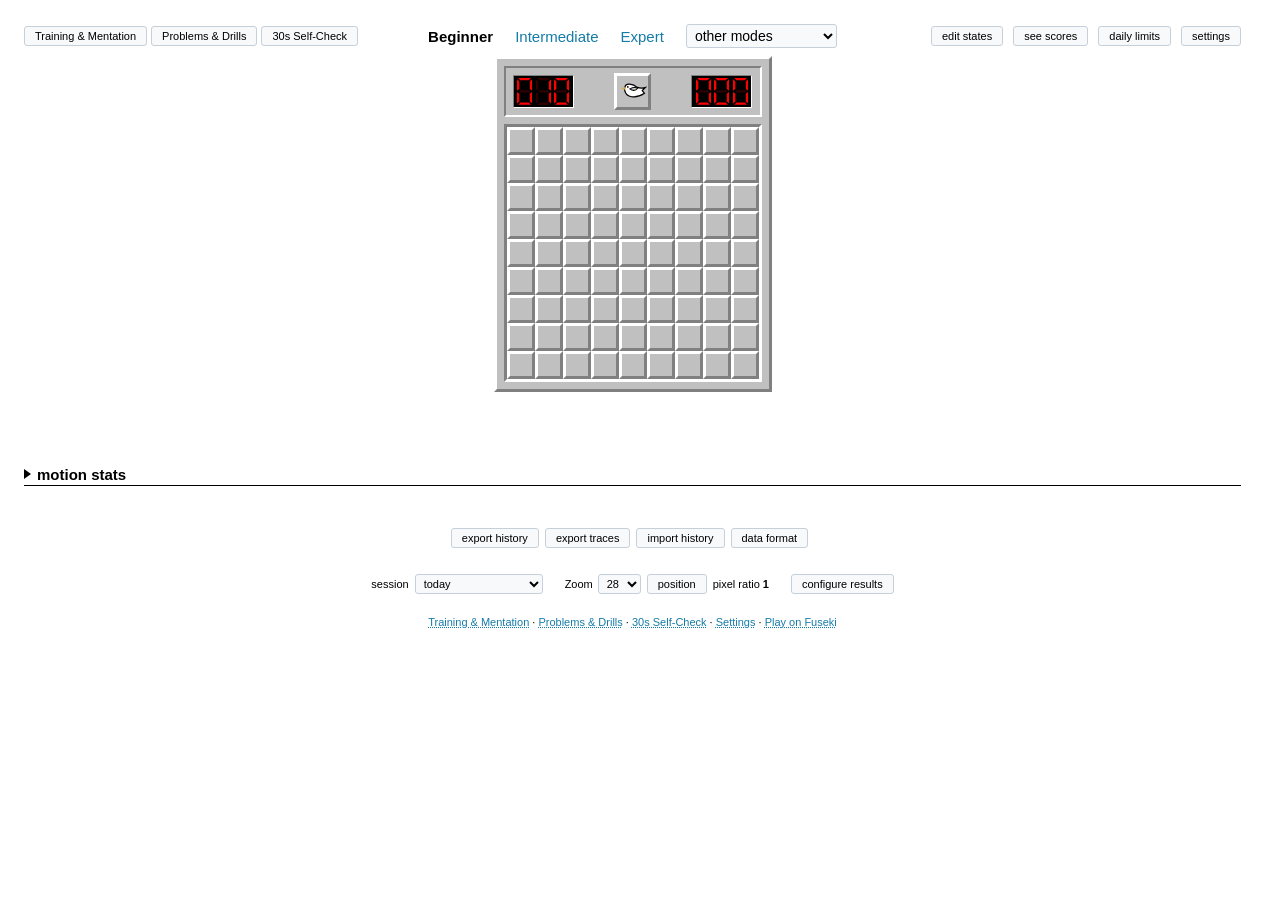
<file: index.html>
<!DOCTYPE html>
<html lang="en" class="game-booting">
<head>
<meta charset="utf-8">
<meta name="viewport" content="width=device-width, initial-scale=1">
<script src="pages-redirect.js?v=20260926-pages-redirect-2"></script>
<title>Minesweeper - Standard Mode</title>
<link rel="stylesheet" href="style.css?v=20261127-tom-replay">
<link rel="icon" type="image/svg+xml" href="favicon.svg">
<!-- Defer preserves dependency order while letting every page asset download
     in parallel. The Pages redirect is the one blocking script; the error bar
     runs first so it sees every later script's errors; storage starts next so
     disk access overlaps JS startup. -->
<script defer src="page-errors.js?v=20261021-error-bar"></script>
<script defer src="storage.js?v=20261123-guardian-angel"></script>
<script defer src="observation-context.js?v=20260926-lifelong"></script>
<script defer src="archive.js?v=20261123-guardian-angel"></script>
<script defer src="rng.js"></script>
<script defer src="guardian-angel.js?v=20261123-guardian-angel-2"></script>
<script defer src="coach.js?v=20261125-coach-m1"></script>
<script defer src="board-shape.js?v=20261020-no-left-panel"></script>
<script defer src="zini.js?v=20261020-no-left-panel"></script>
<script defer src="board-metrics.js?v=20261020-no-left-panel"></script>
<script defer src="board-metrics-ui.js?v=20261124-settings-s1"></script>
<script defer src="endgame.js"></script>
<script defer src="solver.js?v=20261123-guardian-angel"></script>
<script defer src="generators.js?v=20260921-shared-settings"></script>
<script defer src="pregen.js?v=20261020-move-habits"></script>
<script defer src="odds.js?v=20261123-guardian-angel-2"></script>
<script defer src="trial.js?v=20261027-field-names"></script>
<script defer src="game-data.js?v=20261125-rank-r1"></script>
<script defer src="during-game.js?v=20261124-switch-cost-w1"></script>
<script defer src="board-icons.js?v=20261105-glyph-sizes"></script>
<script defer src="settings-core.js?v=20261126-cleanup"></script>
<script defer src="play-limits.js?v=20261125-session-opt-a"></script>
<script defer src="analysis-client.js?v=20261127-tom-replay"></script>
<script defer src="preferences-game.js?v=20261127-tom-replay"></script>
<script defer src="fuseki-stats.js?v=20261011-play-statistics"></script>
<script defer src="game/core.js?v=20261127-tom-replay"></script>
<script defer src="game/layout.js?v=20261127-tom-replay"></script>
<script defer src="game/play.js?v=20261127-tom-replay"></script>
<script defer src="game/play-modes.js?v=20261127-tom-replay"></script>
<script defer src="game/coach.js?v=20261127-tom-replay"></script>
<script defer src="game/play-limits.js?v=20261127-tom-replay"></script>
<script defer src="game/evaluation.js?v=20261127-tom-replay"></script>
<script defer src="game/results.js?v=20261127-tom-replay"></script>
<script defer src="game/history.js?v=20261127-tom-replay"></script>
<script defer src="game/rankings.js?v=20261127-tom-replay"></script>
<script defer src="game/charts.js?v=20261127-tom-replay"></script>
<script defer src="game/trial-review.js?v=20261127-tom-replay"></script>
<script defer src="game/game-data-chart.js?v=20261127-tom-replay"></script>
<script defer src="game/during-game-chart.js?v=20261127-tom-replay"></script>
<script defer src="game/result-ranks.js?v=20261127-tom-replay"></script>
<script defer src="game/score-list.js?v=20261127-tom-replay"></script>
<script defer src="game/input-trace.js?v=20261127-tom-replay"></script>
<script defer src="game/replay-model.js?v=20261127-tom-replay"></script>
<script defer src="game/replay-view.js?v=20261127-tom-replay"></script>
<script defer src="game/music.js?v=20261127-tom-replay"></script>
<script defer src="game/trace-metrics.js?v=20261127-tom-replay"></script>
<script defer src="game/metric-definitions.js?v=20261127-tom-replay"></script>
<script defer src="game/motion-stats.js?v=20261127-tom-replay"></script>
<script defer src="game/player-states.js?v=20261127-tom-replay"></script>
<script defer src="game/controls.js?v=20261127-tom-replay"></script>
<script defer src="game/backup.js?v=20261127-tom-replay"></script>
<script defer src="game/main.js?v=20261127-tom-replay"></script>
</head>
<body aria-busy="true">
<div id="page-layout">
<header id="page-head">
  <div id="page-head-inner">
    <nav id="site-nav" aria-label="Site pages">
      <a class="ui-button" href="training.html">Training &amp; Mentation</a>
      <a class="ui-button" href="problems.html">Problems &amp; Drills</a>
      <a class="ui-button" href="self-check.html">30s Self-Check</a>
    </nav>
    <nav id="difficulty-tabs" aria-label="Board and mode">
      <a href="#" data-difficulty="beginner" class="active">Beginner</a>
      <a href="#" data-difficulty="intermediate">Intermediate</a>
      <a href="#" data-difficulty="expert">Expert</a>
      <select id="play-mode-select" class="ui-select" aria-label="other modes" disabled>
        <option>Loading saved mode…</option>
      </select>
    </nav>
    <div id="top-bar">
      <div id="top-right">
        <button type="button" id="archive-chip" class="ui-button alert" hidden></button>
        <div id="states">
          <p id="play-context"><span id="music-state" class="context-item" hidden></span></p>
          <button type="button" id="states-edit-btn" class="ui-button" aria-expanded="false" aria-controls="states-menu"
            title="Tag your play session (sleepy? new mouse?). The states you have on are saved onto every game you finish, so measurements can be compared by self-reported context; a tag does not establish a cause.">edit states</button>
          <div id="states-menu" hidden>
            <div id="states-menu-head">
              <span>session states</span>
              <button type="button" id="states-close" title="close (Esc or a click outside also closes)">&times;</button>
            </div>
            <div id="state-sample-box">
              <div class="state-sample-row">
                <span class="state-sample-label">focus</span>
                <div id="state-sample-focus" class="state-sample-choices" role="group" aria-label="Focus level"></div>
              </div>
              <div class="state-sample-row">
                <span class="state-sample-label">pace</span>
                <div id="state-sample-pace" class="state-sample-choices" role="group" aria-label="Pace state"></div>
              </div>
              <div class="state-sample-foot">
                <button type="button" id="state-sample-clear" class="ui-button" hidden>clear sample</button>
                <a class="state-sample-link" href="self-check.html">30s self-check</a>
              </div>
            </div>
            <div id="states-options"></div>
            <form id="states-add-form">
              <input id="states-add-input" type="text" placeholder="new state" aria-label="new state">
              <button type="submit" class="ui-button">add</button>
            </form>
            <p id="states-status"></p>
          </div>
        </div>
      </div>
      <nav id="scores-nav" aria-label="High scores">
        <button type="button" id="see-scores-btn" class="ui-button">see scores</button>
      </nav>
      <span id="play-limits-use" hidden></span>
      <a id="play-limits-btn" class="ui-button" href="settings.html#play-limits"
        title="Daily limits on play time, games, and a stop time, and what reaching one does (by default, no new flags for half the limit again, then no new boards), set on the settings page">daily limits</a>
      <a id="settings-btn" class="ui-button" href="settings.html">settings</a>
    </div>
  </div>
</header>
<main>
  <div id="mode-options" hidden>
    <form id="custom-form">
      <label>Width <input id="custom-width" type="number" min="8" max="100" value="30"></label>
      <label>Height <input id="custom-height" type="number" min="1" max="100" value="16"></label>
      <label>Mines <input id="custom-mines" type="number" min="1" value="99"></label>
      <button type="submit" class="ui-button">Update</button>
    </form>
    <label id="board-generator">Generator
      <select id="board-generator-select" class="ui-select"></select>
    </label>
    <span id="trial-progress" hidden></span>
    <span id="pregen-progress" hidden></span>
    <span id="endgame-drill-info" hidden></span>
  </div>
  <div id="coach-bar" hidden>
    <div id="coach-controls">
      <label id="coach-flag-budget-wrap" hidden>Flag cap
        <select id="coach-flag-budget-select" class="ui-select"></select>
      </label>
      <label id="coach-bail-delay-wrap" hidden>Bail cue
        <select id="coach-bail-delay-select" class="ui-select"></select>
      </label>
      <span id="coach-budget-status" hidden></span>
      <span id="coach-state-readout" hidden></span>
      <button type="button" id="coach-checkin-btn" class="ui-button" hidden>check in</button>
    </div>
    <div id="coach-live-cue" aria-live="polite"></div>
  </div>
  <div id="board-lab-panel" hidden></div>

    <div id="top-stage" data-details-dock="right">
    <div id="game-area">
    <div id="startup-status" role="status">
      <span class="startup-dot" aria-hidden="true"></span>
      Preparing your game…
    </div>
    <div id="trial-stage" hidden>
      <p id="trial-copy"></p>
      <p id="trial-verdict" hidden></p>
      <button type="button" id="trial-start-btn">start trial</button>
    </div>
    <div id="game-frame">
      <div id="top-panel">
        <div id="mine-counter" class="lcd"></div>
        <button id="face-button" type="button" aria-label="New game" disabled>
          <svg viewBox="0 0 26 26" aria-hidden="true">
            <path d="M6 9.5 Q6.5 5.8 10.5 6.3 Q14.5 6.8 16.5 9 Q20.5 10.5 24 9.5 L21.5 12 L23.5 14.5 Q17.5 18.5 12 17.5 Q7 16.5 6 12 Q5.6 10.6 6 9.5 Z" fill="#ffffff" stroke="#000" stroke-width="1.1"/>
            <path d="M10.5 10.5 Q14.5 8.5 17.5 10 Q14.5 13.5 10.5 10.5 Z" fill="#dddddd" stroke="#000" stroke-width="0.9"/>
            <circle cx="8.7" cy="8.8" r="0.75"/>
            <path d="M6.2 8.8 L3 10 L6.2 11.2 Z" fill="#f0a020"/>
          </svg>
        </button>
        <div id="timer" class="lcd"></div>
      </div>
      <div id="board" aria-busy="true" aria-describedby="startup-status"></div>
      <div id="play-limit-closed" role="status" hidden></div>
    </div>
    <div id="replay-controls" hidden aria-label="Replay of the finished game">
      <span id="replay-slider-wrap">
        <span id="replay-slider-value" aria-hidden="true"></span>
        <input type="range" id="replay-slider" min="0" max="0" step="1" value="0"
          aria-label="Game history position (actions done)">
        <span id="replay-slider-scale" aria-hidden="true"></span>
      </span>
      <button type="button" id="replay-first" aria-label="Start" title="Start">
        <svg viewBox="0 0 10 10" aria-hidden="true"><path d="M1 1h1.6v8H1zM9 1 3 5l6 4z"/></svg>
      </button>
      <button type="button" id="replay-prev" aria-label="One action back" title="One action back">
        <svg viewBox="0 0 10 10" aria-hidden="true"><path d="M7 1 3 5l4 4" class="replay-chevron"/></svg>
      </button>
      <button type="button" id="replay-play" aria-label="Play" title="Play at the pace it was played">
        <svg class="replay-play-icon" viewBox="0 0 10 10" aria-hidden="true"><path d="M2 1l7 4-7 4z"/></svg>
        <svg class="replay-pause-icon" viewBox="0 0 10 10" aria-hidden="true"><path d="M2 1h2.4v8H2zM5.6 1H8v8H5.6z"/></svg>
      </button>
      <button type="button" id="replay-next" aria-label="One action forward" title="One action forward">
        <svg viewBox="0 0 10 10" aria-hidden="true"><path d="M3 1l4 4-4 4" class="replay-chevron"/></svg>
      </button>
      <button type="button" id="replay-last" aria-label="End: the finished board" title="End: the finished board">
        <svg viewBox="0 0 10 10" aria-hidden="true"><path d="M1 1l6 4-6 4zM7.4 1H9v8H7.4z"/></svg>
      </button>
      <span id="replay-status" aria-live="polite"></span>
      <div id="replay-overlay-control" role="group" aria-label="Board overlays while stepping through the game">
        <span class="path-view-heading">Overlays</span>
        <button type="button" data-replay-overlay="moves">available moves</button>
        <button type="button" data-replay-overlay="mines">forced mines</button>
        <button type="button" data-replay-overlay="probs">mine&nbsp;%</button>
        <button type="button" data-replay-overlay="pointless">pointless clicks</button>
        <button type="button" data-replay-overlay="purposeful">purposeful clicks</button>
        <button type="button" data-replay-overlay="movement">rough movement</button>
      </div>
      <div id="path-view-control" role="group" aria-label="Mouse path, one view at a time">
        <span class="path-view-heading">Path</span>
        <button type="button" data-path-view="raw-path">raw path</button>
        <button type="button" data-path-view="click-locations">click locations</button>
        <button type="button" data-path-view="movement-speed">movement speed</button>
        <button type="button" data-path-view="click-speed">click speed</button>
        <button type="button" data-path-view="progress">game progress</button>
        <button type="button" data-path-view="less-useful">less useful</button>
      </div>
      <div id="replay-mentation" role="region" aria-label="Mentation: what was known, how it was known, or whether it was a guess"></div>
    </div>
    <div id="board-position-drag-surface" hidden tabindex="0"
      aria-label="Board position. Drag, or use arrow keys to move."></div>

    <div id="guardian-angel-live" aria-live="polite" aria-label="Guardian Angel"></div>
    </div>
    <div id="details-resize" role="separator" aria-orientation="vertical" aria-label="resize details column" title="drag to resize the details column" tabindex="0" hidden></div>
    <aside id="game-sidebar" aria-label="Game statistics and replay legend">
      <p id="result-summary"></p>
      <div id="results" hidden>
        <div id="result-stats"></div>
      </div>
      <div id="replay-mentation-panel" hidden role="region" aria-label="Mentation and Theory of Mind for the shown move"></div>
      <div id="path-view-legend" hidden></div>
    </aside>
  </div>

  <section id="pregen-charts" hidden aria-label="Pregen challenge charts"></section>
  <section id="result-analysis" aria-label="After-game action analysis"></section>
  <div id="result-ranks"></div>
  <div id="motion-stats"></div>

  <div id="backup">
    <button type="button" id="export-btn" class="ui-button">export history</button>
    <a id="export-file" class="ui-button" hidden>save to file</a>
    <button type="button" id="export-traces-btn" class="ui-button">export traces</button>
    <a id="export-traces-file" class="ui-button" hidden>save traces to file</a>
    <button type="button" id="import-btn" class="ui-button" aria-expanded="false" aria-controls="import-panel">import history</button>
    <button type="button" id="format-btn" class="ui-button" aria-expanded="false" aria-controls="format-panel">data format</button>
    <span id="backup-status"></span>
    <div id="import-panel" hidden>
      <textarea id="import-text" rows="3" placeholder="paste exported JSON here"></textarea>
      <button type="button" id="import-apply" class="ui-button">apply</button>
      <button type="button" id="import-open" class="ui-button">open file&hellip;</button>
      <input type="file" id="import-file-input" accept=".json,application/json" hidden>
    </div>
    <div id="format-panel" hidden></div>
  </div>

  <div id="settings-row" role="group" aria-label="Your settings">
    <label id="session-picker" class="settings-row-group">session
      <select id="session-definition-select" class="ui-select" aria-label="session" disabled>
        <option>Loading saved session…</option>
      </select>
    </label>
    <span id="board-display" class="settings-row-group" role="group" aria-label="Board display">
      <label id="zoom-label">Zoom
        <select id="zoom-select" class="ui-select" disabled></select>
      </label>
      <button type="button" id="board-position-btn" class="ui-button" aria-expanded="false"
        aria-controls="board-position-panel">position</button>
      <span id="pixel-ratio"
        title="Screen pixels per page pixel: the browser zoom times the system display scale, which a page cannot read separately, so it changes whenever the browser zoom does.">pixel ratio <span id="pixel-ratio-value"></span></span>
    </span>
    <button type="button" id="results-config-btn" class="ui-button" aria-haspopup="dialog">configure results</button>
  </div>

  <p id="site-footer">
    <a href="training.html">Training &amp; Mentation</a>
    &middot; <a href="problems.html" title="Real moments from strong players' games: open what a new number proves, timed">Problems &amp; Drills</a>
    &middot; <a href="self-check.html" title="Sleepiness rating plus a 30-second alertness test, saved for comparison over years">30s Self-Check</a>
    &middot; <a href="settings.html">Settings</a>
    &middot; <a href="https://minesweeper-friendly.fuseki.net/">Play on Fuseki</a>
  </p>

</main>
</div>
<div id="board-position-panel" role="region" aria-labelledby="board-position-title" hidden>
  <div id="board-position-actions">
    <strong id="board-position-title">Board position</strong>
    <button type="button" id="board-position-reset">Reset</button>
    <button type="button" id="board-position-done">Done</button>
  </div>
  <div class="board-position-row">
    <label for="board-position-x">left / right</label>
    <div class="board-position-slider">
      <input id="board-position-x" type="range" min="-2000" max="2000" step="1">
      <div class="board-position-ticks" aria-hidden="true">
        <span>-2000</span><span>-1000</span><span>0</span><span>1000</span><span>2000</span>
      </div>
    </div>
    <input id="board-position-x-number" type="number" min="-2000" max="2000" step="1"
      aria-label="Horizontal board offset in pixels">
  </div>
  <div class="board-position-row">
    <label for="board-position-y">up / down</label>
    <div class="board-position-slider">
      <input id="board-position-y" type="range" min="-1000" max="2000" step="1">
      <div class="board-position-ticks" aria-hidden="true">
        <span>-1000</span><span>-250</span><span>500</span><span>1250</span><span>2000</span>
      </div>
    </div>
    <input id="board-position-y-number" type="number" min="-1000" max="2000" step="1"
      aria-label="Vertical board offset in pixels">
  </div>
</div>
<!-- A rank table's full list (game/score-list.js); its rows open old games. -->
<dialog id="score-list" aria-labelledby="score-list-title">
  <div class="score-list-head">
    <h2 id="score-list-title"></h2>
    <span id="score-list-count"></span>
    <button type="button" id="score-list-columns-button" class="ui-button" aria-expanded="false" aria-controls="score-list-choices">columns</button>
    <button type="button" id="score-list-close" class="ui-button">close</button>
  </div>
  <p id="score-list-status" role="status"></p>
  <div class="score-list-body">
    <div id="score-list-scroll"></div>
    <div id="score-list-choices" hidden></div>
  </div>
</dialog>
<!-- Local result-section configuration (game/results.js); edits shownThings
     and collapseDuplicateCharts directly on the game page. -->
<dialog id="results-config" aria-labelledby="results-config-title">
  <div class="results-config-head">
    <h2 id="results-config-title">Result sections</h2>
    <span class="results-config-note">Changes apply immediately.</span>
    <button type="button" id="results-config-close" class="ui-button">close</button>
  </div>
  <div id="results-config-groups"></div>
</dialog>
</body>
</html>
</file>
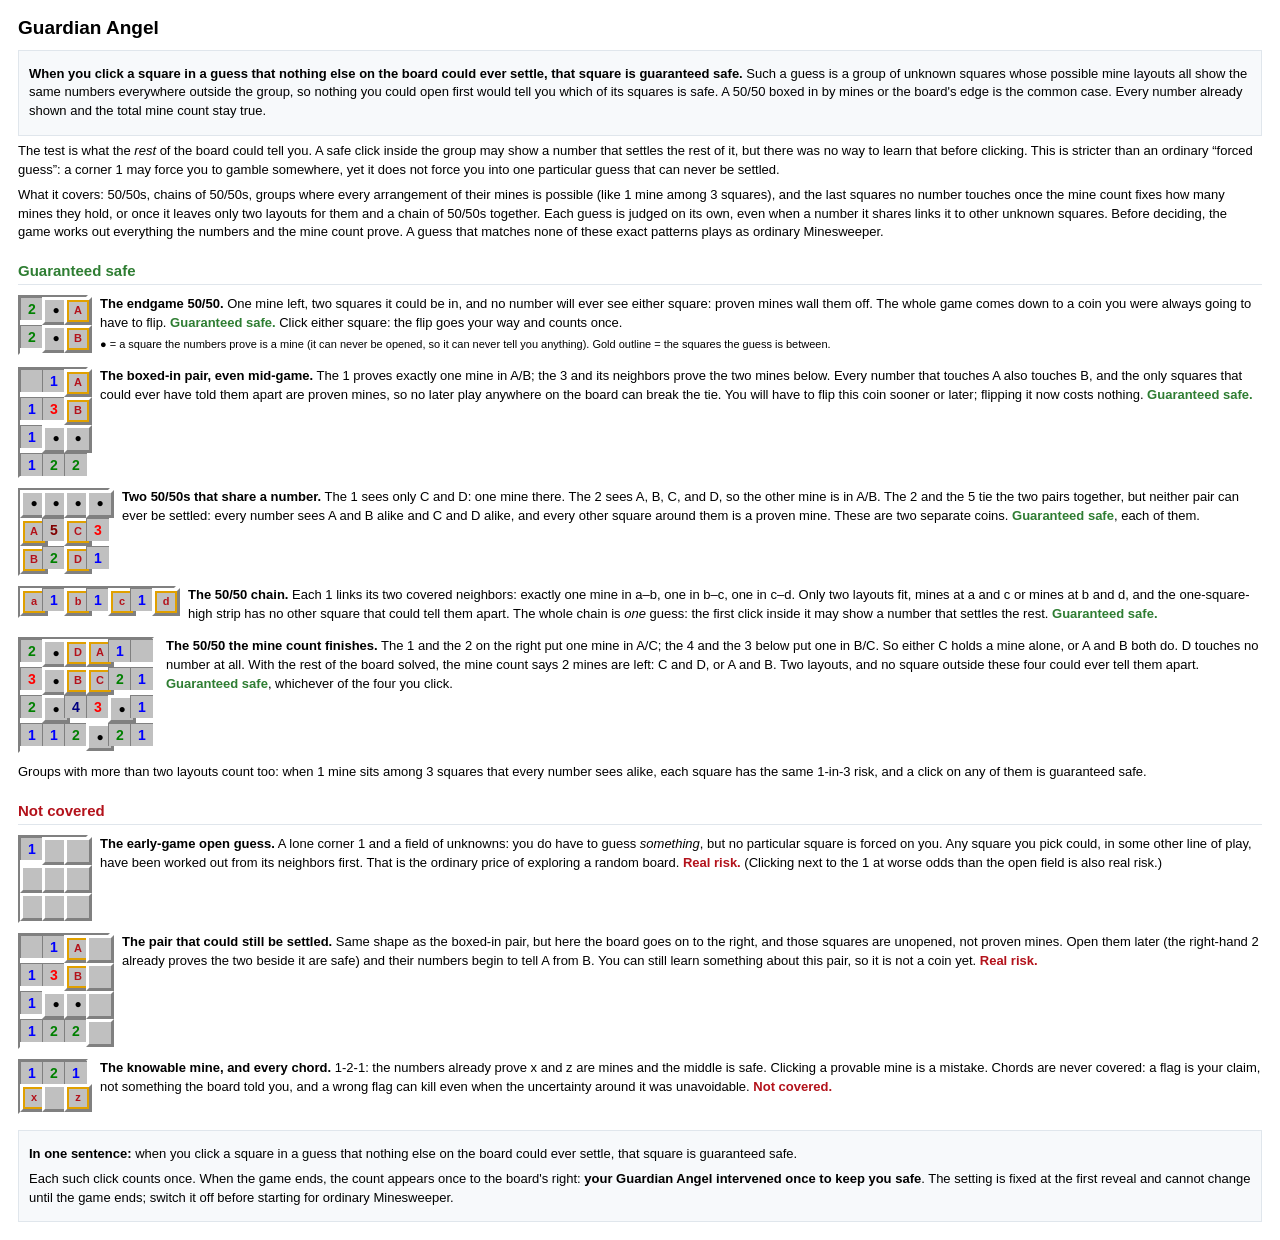
<file: guardian-angel-help.html>
<!DOCTYPE html>
<html lang="en">
<head>
<meta charset="utf-8">
<meta name="viewport" content="width=device-width, initial-scale=1">
<script src="pages-redirect.js?v=20260926-pages-redirect-2"></script>
<title>Guardian Angel — help</title>
<style>
  body {
    font-family: Arial, Helvetica, sans-serif;
    color: #000000;
    background: #ffffff;
    margin: 0;
    padding: 14px 18px 18px;
    font-size: 13px;
    line-height: 1.45;
  }
  h1 {
    font-family: "Arial Black", "Arial Bold", Arial, sans-serif;
    font-size: 19px;
    margin: 0 0 6px;
  }
  h2 {
    font-size: 15px;
    margin: 18px 0 6px;
    padding-bottom: 2px;
    border-bottom: 1px solid #e0e6ec;
  }
  h2.saves { color: #2e7d32; }
  h2.kills { color: #b3121b; }
  p { margin: 6px 0; }
  .lead {
    background: #f7f9fb;
    border: 1px solid #e0e6ec;
    padding: 8px 10px;
    margin: 8px 0 4px;
  }
  .rule { font-weight: bold; }
  .example {
    display: flex;
    gap: 12px;
    align-items: flex-start;
    margin: 10px 0;
  }
  .example p { margin: 0 0 4px; }
  .example .name { font-weight: bold; }
  .verdict-save { color: #2e7d32; font-weight: bold; }
  .verdict-kill { color: #b3121b; font-weight: bold; }

  /* Mini boards in the classic skin */
  .mini {
    display: grid;
    grid-template-columns: repeat(var(--w), 22px);
    border: 2px solid;
    border-color: #808080 #ffffff #ffffff #808080;
    flex: none;
  }
  .mc {
    width: 22px;
    height: 22px;
    display: flex;
    align-items: center;
    justify-content: center;
    font-family: "Arial Black", "Arial Bold", Arial, sans-serif;
    font-weight: 900;
    font-size: 14px;
    background: #c0c0c0;
  }
  .mc.r {
    border-top: 1px solid #808080;
    border-left: 1px solid #808080;
  }
  .mc.h {
    border: 3px solid;
    border-color: #ffffff #808080 #808080 #ffffff;
  }
  .mc.n1 { color: #0000ff; }
  .mc.n2 { color: #008000; }
  .mc.n3 { color: #ff0000; }
  .mc.n4 { color: #000080; }
  .mc.n5 { color: #800000; }
  /* The squares the guess is between */
  .mc.cand {
    color: #b3121b;
    font-size: 11px;
    box-shadow: inset 0 0 0 2px #e0a000;
  }
  /* A square the numbers prove is a mine (it can never be opened) */
  .mc.mine { color: #000000; font-size: 12px; }
  .legend {
    font-size: 11px;
    margin: 2px 0 0;
  }
  .footer {
    margin-top: 16px;
    background: #f7f9fb;
    border: 1px solid #e0e6ec;
    padding: 8px 10px;
  }
</style>
</head>
<body>

<h1>Guardian Angel</h1>

<div class="lead">
  <p><span class="rule">When you click a square in a guess that nothing else on
  the board could ever settle, that square is guaranteed safe.</span>
  Such a guess is a group of unknown squares whose possible mine layouts all show
  the same numbers everywhere outside the group, so nothing you could open first
  would tell you which of its squares is safe. A 50/50 boxed in by mines or the
  board's edge is the common case. Every number already shown and the total mine
  count stay true.</p>
</div>

<p>The test is what the <em>rest</em> of the board could tell you. A safe click
inside the group may show a number that settles the rest of it, but there was no
way to learn that before clicking. This is stricter than an ordinary
&ldquo;forced guess&rdquo;: a corner 1 may force you to gamble somewhere, yet it
does not force you into one particular guess that can never be settled.</p>

<p>What it covers: 50/50s, chains of 50/50s, groups where every arrangement of
their mines is possible (like 1 mine among 3 squares), and the last squares no
number touches once the mine count fixes how many mines they hold, or once it
leaves only two layouts for them and a chain of 50/50s together. Each guess is
judged on its own, even when a number it shares links it to other unknown
squares. Before deciding, the game works out everything the numbers and the mine
count prove. A guess that matches none of these exact patterns plays as ordinary
Minesweeper.</p>

<h2 class="saves">Guaranteed safe</h2>

<div class="example">
  <div class="mini" style="--w:3">
    <span class="mc r n2">2</span><span class="mc h mine">&#9679;</span><span class="mc h cand">A</span>
    <span class="mc r n2">2</span><span class="mc h mine">&#9679;</span><span class="mc h cand">B</span>
  </div>
  <div>
    <p><span class="name">The endgame 50/50.</span> One mine left, two squares it
    could be in, and no number will ever see either square: proven mines wall them
    off. The whole game comes down to a coin you were always going to have to flip.
    <span class="verdict-save">Guaranteed safe.</span> Click either square: the flip
    goes your way and counts once.</p>
    <p class="legend">&#9679; = a square the numbers prove is a mine (it can never be
    opened, so it can never tell you anything). Gold outline = the squares the guess
    is between.</p>
  </div>
</div>

<div class="example">
  <div class="mini" style="--w:3">
    <span class="mc r"></span><span class="mc r n1">1</span><span class="mc h cand">A</span>
    <span class="mc r n1">1</span><span class="mc r n3">3</span><span class="mc h cand">B</span>
    <span class="mc r n1">1</span><span class="mc h mine">&#9679;</span><span class="mc h mine">&#9679;</span>
    <span class="mc r n1">1</span><span class="mc r n2">2</span><span class="mc r n2">2</span>
  </div>
  <div>
    <p><span class="name">The boxed-in pair, even mid-game.</span> The 1 proves
    exactly one mine in A/B; the 3 and its neighbors prove the two mines below.
    Every number that touches A also touches B, and the only squares that could ever
    have told them apart are proven mines, so no later play anywhere on the board
    can break the tie. You will have to flip this coin sooner or later; flipping it
    now costs nothing. <span class="verdict-save">Guaranteed safe.</span></p>
  </div>
</div>

<div class="example">
  <div class="mini" style="--w:4">
    <span class="mc h mine">&#9679;</span><span class="mc h mine">&#9679;</span><span class="mc h mine">&#9679;</span><span class="mc h mine">&#9679;</span>
    <span class="mc h cand">A</span><span class="mc r n5">5</span><span class="mc h cand">C</span><span class="mc r n3">3</span>
    <span class="mc h cand">B</span><span class="mc r n2">2</span><span class="mc h cand">D</span><span class="mc r n1">1</span>
  </div>
  <div>
    <p><span class="name">Two 50/50s that share a number.</span> The 1 sees only C
    and D: one mine there. The 2 sees A, B, C, and D, so the other mine is in A/B.
    The 2 and the 5 tie the two pairs together, but neither pair can ever be settled:
    every number sees A and B alike and C and D alike, and every other square
    around them is a proven mine. These are two separate coins.
    <span class="verdict-save">Guaranteed safe</span>, each of them.</p>
  </div>
</div>

<div class="example">
  <div class="mini" style="--w:7">
    <span class="mc h cand">a</span><span class="mc r n1">1</span><span class="mc h cand">b</span><span class="mc r n1">1</span><span class="mc h cand">c</span><span class="mc r n1">1</span><span class="mc h cand">d</span>
  </div>
  <div>
    <p><span class="name">The 50/50 chain.</span> Each 1 links its two covered
    neighbors: exactly one mine in a&ndash;b, one in b&ndash;c, one in c&ndash;d.
    Only two layouts fit, mines at a and c or mines at b and d, and the one-square-high
    strip has no other square that could tell them apart. The whole chain is
    <em>one</em> guess: the first click inside it may show a number that settles the
    rest. <span class="verdict-save">Guaranteed safe.</span></p>
  </div>
</div>

<div class="example">
  <div class="mini" style="--w:6">
    <span class="mc r n2">2</span><span class="mc h mine">&#9679;</span><span class="mc h cand">D</span><span class="mc h cand">A</span><span class="mc r n1">1</span><span class="mc r"></span>
    <span class="mc r n3">3</span><span class="mc h mine">&#9679;</span><span class="mc h cand">B</span><span class="mc h cand">C</span><span class="mc r n2">2</span><span class="mc r n1">1</span>
    <span class="mc r n2">2</span><span class="mc h mine">&#9679;</span><span class="mc r n4">4</span><span class="mc r n3">3</span><span class="mc h mine">&#9679;</span><span class="mc r n1">1</span>
    <span class="mc r n1">1</span><span class="mc r n1">1</span><span class="mc r n2">2</span><span class="mc h mine">&#9679;</span><span class="mc r n2">2</span><span class="mc r n1">1</span>
  </div>
  <div>
    <p><span class="name">The 50/50 the mine count finishes.</span> The 1 and the 2
    on the right put one mine in A/C; the 4 and the 3 below put one in B/C. So
    either C holds a mine alone, or A and B both do. D touches no number at all.
    With the rest of the board solved, the mine count says 2 mines are left: C and
    D, or A and B. Two layouts, and no square outside these four could ever tell
    them apart. <span class="verdict-save">Guaranteed safe</span>, whichever of the
    four you click.</p>
  </div>
</div>

<p>Groups with more than two layouts count too: when 1 mine sits among 3 squares
that every number sees alike, each square has the same 1-in-3 risk, and a click on
any of them is guaranteed safe.</p>

<h2 class="kills">Not covered</h2>

<div class="example">
  <div class="mini" style="--w:3">
    <span class="mc r n1">1</span><span class="mc h"></span><span class="mc h"></span>
    <span class="mc h"></span><span class="mc h"></span><span class="mc h"></span>
    <span class="mc h"></span><span class="mc h"></span><span class="mc h"></span>
  </div>
  <div>
    <p><span class="name">The early-game open guess.</span> A lone corner 1 and a
    field of unknowns: you do have to guess <em>something</em>, but no particular
    square is forced on you. Any square you pick could, in some other line of play,
    have been worked out from its neighbors first. That is the ordinary price of
    exploring a random board. <span class="verdict-kill">Real risk.</span>
    (Clicking next to the 1 at worse odds than the open field is also real risk.)</p>
  </div>
</div>

<div class="example">
  <div class="mini" style="--w:4">
    <span class="mc r"></span><span class="mc r n1">1</span><span class="mc h cand">A</span><span class="mc h"></span>
    <span class="mc r n1">1</span><span class="mc r n3">3</span><span class="mc h cand">B</span><span class="mc h"></span>
    <span class="mc r n1">1</span><span class="mc h mine">&#9679;</span><span class="mc h mine">&#9679;</span><span class="mc h"></span>
    <span class="mc r n1">1</span><span class="mc r n2">2</span><span class="mc r n2">2</span><span class="mc h"></span>
  </div>
  <div>
    <p><span class="name">The pair that could still be settled.</span> Same shape as
    the boxed-in pair, but here the board goes on to the right, and those squares are
    unopened, not proven mines. Open them later (the right-hand 2 already proves the
    two beside it are safe) and their numbers begin to tell A from B. You can still
    learn something about this pair, so it is not a coin yet.
    <span class="verdict-kill">Real risk.</span></p>
  </div>
</div>

<div class="example">
  <div class="mini" style="--w:3">
    <span class="mc r n1">1</span><span class="mc r n2">2</span><span class="mc r n1">1</span>
    <span class="mc h cand">x</span><span class="mc h"></span><span class="mc h cand">z</span>
  </div>
  <div>
    <p><span class="name">The knowable mine, and every chord.</span> 1-2-1: the
    numbers already prove x and z are mines and the middle is safe. Clicking a
    provable mine is a mistake. Chords are never covered: a flag is your claim, not
    something the board told you, and a wrong flag can kill even when the
    uncertainty around it was unavoidable.
    <span class="verdict-kill">Not covered.</span></p>
  </div>
</div>

<div class="footer">
  <p><span class="rule">In one sentence:</span> when you click a square in a guess
  that nothing else on the board could ever settle, that square is guaranteed
  safe.</p>
  <p>Each such click counts once. When the game ends, the count appears once to the
  board's right: <b>your Guardian Angel intervened once to keep you safe</b>. The setting is fixed at the first
  reveal and cannot change until the game ends; switch it off before starting for
  ordinary Minesweeper.</p>
</div>

<script src="fuseki-stats.js?v=20261011-play-statistics"></script>
</body>
</html>
</file>
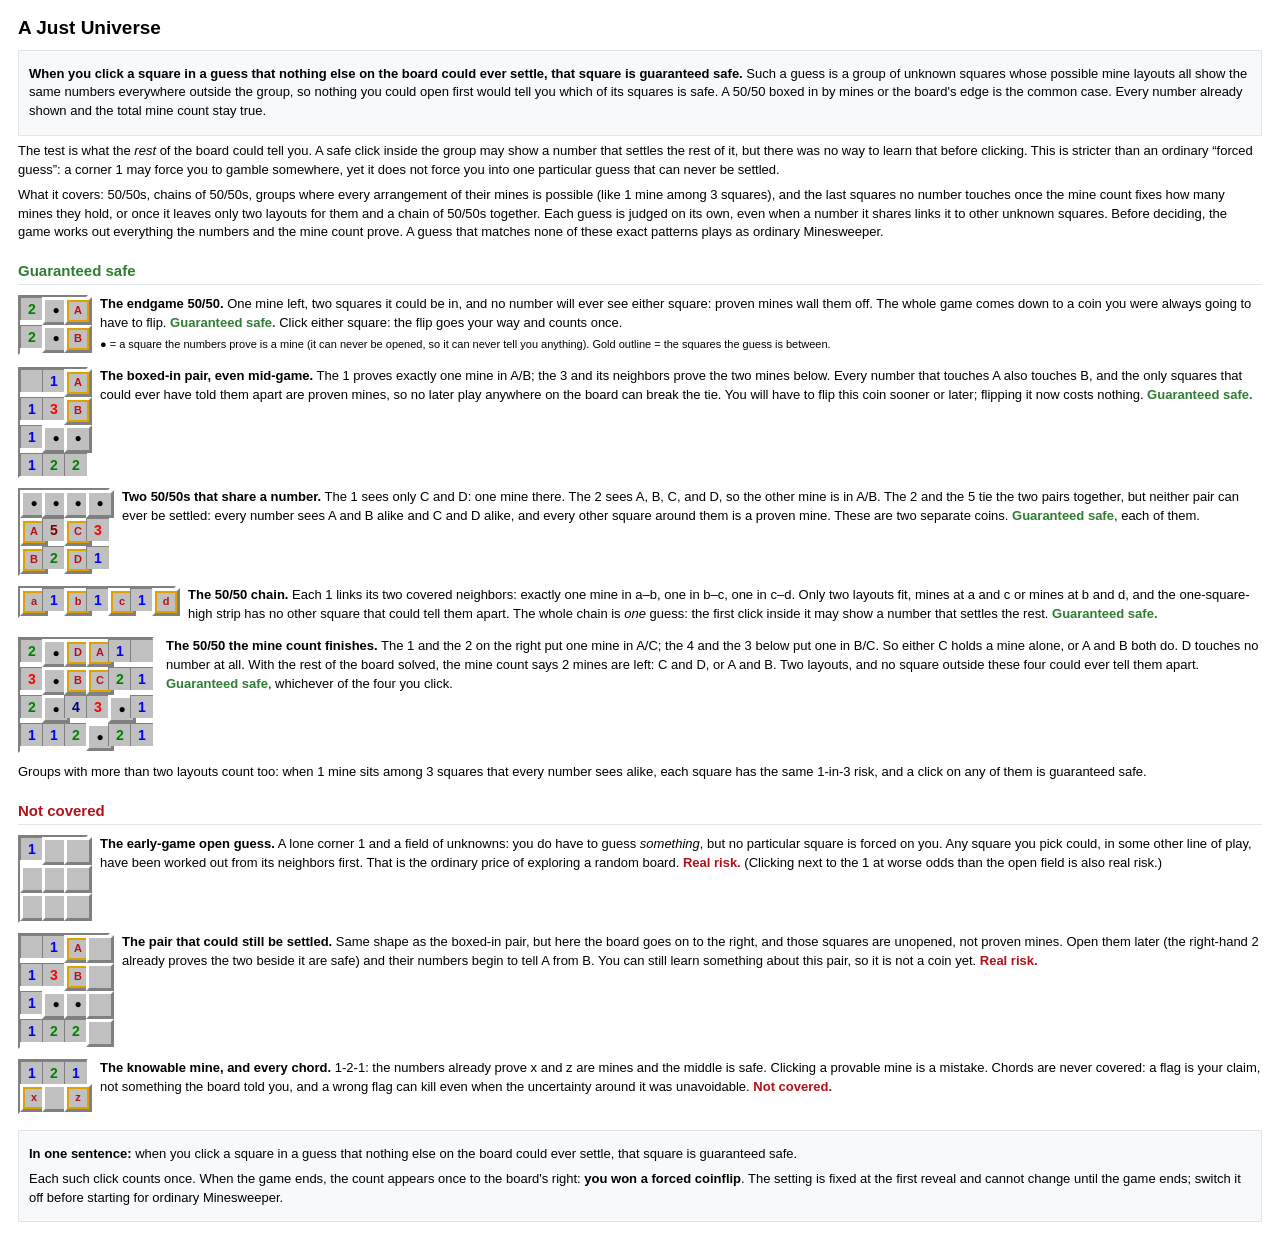
<file: just-universe-help.html>
<!DOCTYPE html>
<html lang="en">
<head>
<meta charset="utf-8">
<meta name="viewport" content="width=device-width, initial-scale=1">
<script src="pages-redirect.js?v=20260926-pages-redirect-2"></script>
<title>A Just Universe — help</title>
<style>
  body {
    font-family: Arial, Helvetica, sans-serif;
    color: #000000;
    background: #ffffff;
    margin: 0;
    padding: 14px 18px 18px;
    font-size: 13px;
    line-height: 1.45;
  }
  h1 {
    font-family: "Arial Black", "Arial Bold", Arial, sans-serif;
    font-size: 19px;
    margin: 0 0 6px;
  }
  h2 {
    font-size: 15px;
    margin: 18px 0 6px;
    padding-bottom: 2px;
    border-bottom: 1px solid #e0e6ec;
  }
  h2.saves { color: #2e7d32; }
  h2.kills { color: #b3121b; }
  p { margin: 6px 0; }
  .lead {
    background: #f7f9fb;
    border: 1px solid #e0e6ec;
    padding: 8px 10px;
    margin: 8px 0 4px;
  }
  .rule { font-weight: bold; }
  .example {
    display: flex;
    gap: 12px;
    align-items: flex-start;
    margin: 10px 0;
  }
  .example p { margin: 0 0 4px; }
  .example .name { font-weight: bold; }
  .verdict-save { color: #2e7d32; font-weight: bold; }
  .verdict-kill { color: #b3121b; font-weight: bold; }

  /* Mini boards in the classic skin */
  .mini {
    display: grid;
    grid-template-columns: repeat(var(--w), 22px);
    border: 2px solid;
    border-color: #808080 #ffffff #ffffff #808080;
    flex: none;
  }
  .mc {
    width: 22px;
    height: 22px;
    display: flex;
    align-items: center;
    justify-content: center;
    font-family: "Arial Black", "Arial Bold", Arial, sans-serif;
    font-weight: 900;
    font-size: 14px;
    background: #c0c0c0;
  }
  .mc.r {
    border-top: 1px solid #808080;
    border-left: 1px solid #808080;
  }
  .mc.h {
    border: 3px solid;
    border-color: #ffffff #808080 #808080 #ffffff;
  }
  .mc.n1 { color: #0000ff; }
  .mc.n2 { color: #008000; }
  .mc.n3 { color: #ff0000; }
  .mc.n4 { color: #000080; }
  .mc.n5 { color: #800000; }
  /* The squares the guess is between */
  .mc.cand {
    color: #b3121b;
    font-size: 11px;
    box-shadow: inset 0 0 0 2px #e0a000;
  }
  /* A square the numbers prove is a mine (it can never be opened) */
  .mc.mine { color: #000000; font-size: 12px; }
  .legend {
    font-size: 11px;
    margin: 2px 0 0;
  }
  .footer {
    margin-top: 16px;
    background: #f7f9fb;
    border: 1px solid #e0e6ec;
    padding: 8px 10px;
  }
</style>
</head>
<body>

<h1>A Just Universe</h1>

<div class="lead">
  <p><span class="rule">When you click a square in a guess that nothing else on
  the board could ever settle, that square is guaranteed safe.</span>
  Such a guess is a group of unknown squares whose possible mine layouts all show
  the same numbers everywhere outside the group, so nothing you could open first
  would tell you which of its squares is safe. A 50/50 boxed in by mines or the
  board's edge is the common case. Every number already shown and the total mine
  count stay true.</p>
</div>

<p>The test is what the <em>rest</em> of the board could tell you. A safe click
inside the group may show a number that settles the rest of it, but there was no
way to learn that before clicking. This is stricter than an ordinary
&ldquo;forced guess&rdquo;: a corner 1 may force you to gamble somewhere, yet it
does not force you into one particular guess that can never be settled.</p>

<p>What it covers: 50/50s, chains of 50/50s, groups where every arrangement of
their mines is possible (like 1 mine among 3 squares), and the last squares no
number touches once the mine count fixes how many mines they hold, or once it
leaves only two layouts for them and a chain of 50/50s together. Each guess is
judged on its own, even when a number it shares links it to other unknown
squares. Before deciding, the game works out everything the numbers and the mine
count prove. A guess that matches none of these exact patterns plays as ordinary
Minesweeper.</p>

<h2 class="saves">Guaranteed safe</h2>

<div class="example">
  <div class="mini" style="--w:3">
    <span class="mc r n2">2</span><span class="mc h mine">&#9679;</span><span class="mc h cand">A</span>
    <span class="mc r n2">2</span><span class="mc h mine">&#9679;</span><span class="mc h cand">B</span>
  </div>
  <div>
    <p><span class="name">The endgame 50/50.</span> One mine left, two squares it
    could be in, and no number will ever see either square: proven mines wall them
    off. The whole game comes down to a coin you were always going to have to flip.
    <span class="verdict-save">Guaranteed safe.</span> Click either square: the flip
    goes your way and counts once.</p>
    <p class="legend">&#9679; = a square the numbers prove is a mine (it can never be
    opened, so it can never tell you anything). Gold outline = the squares the guess
    is between.</p>
  </div>
</div>

<div class="example">
  <div class="mini" style="--w:3">
    <span class="mc r"></span><span class="mc r n1">1</span><span class="mc h cand">A</span>
    <span class="mc r n1">1</span><span class="mc r n3">3</span><span class="mc h cand">B</span>
    <span class="mc r n1">1</span><span class="mc h mine">&#9679;</span><span class="mc h mine">&#9679;</span>
    <span class="mc r n1">1</span><span class="mc r n2">2</span><span class="mc r n2">2</span>
  </div>
  <div>
    <p><span class="name">The boxed-in pair, even mid-game.</span> The 1 proves
    exactly one mine in A/B; the 3 and its neighbors prove the two mines below.
    Every number that touches A also touches B, and the only squares that could ever
    have told them apart are proven mines, so no later play anywhere on the board
    can break the tie. You will have to flip this coin sooner or later; flipping it
    now costs nothing. <span class="verdict-save">Guaranteed safe.</span></p>
  </div>
</div>

<div class="example">
  <div class="mini" style="--w:4">
    <span class="mc h mine">&#9679;</span><span class="mc h mine">&#9679;</span><span class="mc h mine">&#9679;</span><span class="mc h mine">&#9679;</span>
    <span class="mc h cand">A</span><span class="mc r n5">5</span><span class="mc h cand">C</span><span class="mc r n3">3</span>
    <span class="mc h cand">B</span><span class="mc r n2">2</span><span class="mc h cand">D</span><span class="mc r n1">1</span>
  </div>
  <div>
    <p><span class="name">Two 50/50s that share a number.</span> The 1 sees only C
    and D: one mine there. The 2 sees A, B, C, and D, so the other mine is in A/B.
    The 2 and the 5 tie the two pairs together, but neither pair can ever be settled:
    every number sees A and B alike and C and D alike, and every other square
    around them is a proven mine. These are two separate coins.
    <span class="verdict-save">Guaranteed safe</span>, each of them.</p>
  </div>
</div>

<div class="example">
  <div class="mini" style="--w:7">
    <span class="mc h cand">a</span><span class="mc r n1">1</span><span class="mc h cand">b</span><span class="mc r n1">1</span><span class="mc h cand">c</span><span class="mc r n1">1</span><span class="mc h cand">d</span>
  </div>
  <div>
    <p><span class="name">The 50/50 chain.</span> Each 1 links its two covered
    neighbors: exactly one mine in a&ndash;b, one in b&ndash;c, one in c&ndash;d.
    Only two layouts fit, mines at a and c or mines at b and d, and the one-square-high
    strip has no other square that could tell them apart. The whole chain is
    <em>one</em> guess: the first click inside it may show a number that settles the
    rest. <span class="verdict-save">Guaranteed safe.</span></p>
  </div>
</div>

<div class="example">
  <div class="mini" style="--w:6">
    <span class="mc r n2">2</span><span class="mc h mine">&#9679;</span><span class="mc h cand">D</span><span class="mc h cand">A</span><span class="mc r n1">1</span><span class="mc r"></span>
    <span class="mc r n3">3</span><span class="mc h mine">&#9679;</span><span class="mc h cand">B</span><span class="mc h cand">C</span><span class="mc r n2">2</span><span class="mc r n1">1</span>
    <span class="mc r n2">2</span><span class="mc h mine">&#9679;</span><span class="mc r n4">4</span><span class="mc r n3">3</span><span class="mc h mine">&#9679;</span><span class="mc r n1">1</span>
    <span class="mc r n1">1</span><span class="mc r n1">1</span><span class="mc r n2">2</span><span class="mc h mine">&#9679;</span><span class="mc r n2">2</span><span class="mc r n1">1</span>
  </div>
  <div>
    <p><span class="name">The 50/50 the mine count finishes.</span> The 1 and the 2
    on the right put one mine in A/C; the 4 and the 3 below put one in B/C. So
    either C holds a mine alone, or A and B both do. D touches no number at all.
    With the rest of the board solved, the mine count says 2 mines are left: C and
    D, or A and B. Two layouts, and no square outside these four could ever tell
    them apart. <span class="verdict-save">Guaranteed safe</span>, whichever of the
    four you click.</p>
  </div>
</div>

<p>Groups with more than two layouts count too: when 1 mine sits among 3 squares
that every number sees alike, each square has the same 1-in-3 risk, and a click on
any of them is guaranteed safe.</p>

<h2 class="kills">Not covered</h2>

<div class="example">
  <div class="mini" style="--w:3">
    <span class="mc r n1">1</span><span class="mc h"></span><span class="mc h"></span>
    <span class="mc h"></span><span class="mc h"></span><span class="mc h"></span>
    <span class="mc h"></span><span class="mc h"></span><span class="mc h"></span>
  </div>
  <div>
    <p><span class="name">The early-game open guess.</span> A lone corner 1 and a
    field of unknowns: you do have to guess <em>something</em>, but no particular
    square is forced on you. Any square you pick could, in some other line of play,
    have been worked out from its neighbors first. That is the ordinary price of
    exploring a random board. <span class="verdict-kill">Real risk.</span>
    (Clicking next to the 1 at worse odds than the open field is also real risk.)</p>
  </div>
</div>

<div class="example">
  <div class="mini" style="--w:4">
    <span class="mc r"></span><span class="mc r n1">1</span><span class="mc h cand">A</span><span class="mc h"></span>
    <span class="mc r n1">1</span><span class="mc r n3">3</span><span class="mc h cand">B</span><span class="mc h"></span>
    <span class="mc r n1">1</span><span class="mc h mine">&#9679;</span><span class="mc h mine">&#9679;</span><span class="mc h"></span>
    <span class="mc r n1">1</span><span class="mc r n2">2</span><span class="mc r n2">2</span><span class="mc h"></span>
  </div>
  <div>
    <p><span class="name">The pair that could still be settled.</span> Same shape as
    the boxed-in pair, but here the board goes on to the right, and those squares are
    unopened, not proven mines. Open them later (the right-hand 2 already proves the
    two beside it are safe) and their numbers begin to tell A from B. You can still
    learn something about this pair, so it is not a coin yet.
    <span class="verdict-kill">Real risk.</span></p>
  </div>
</div>

<div class="example">
  <div class="mini" style="--w:3">
    <span class="mc r n1">1</span><span class="mc r n2">2</span><span class="mc r n1">1</span>
    <span class="mc h cand">x</span><span class="mc h"></span><span class="mc h cand">z</span>
  </div>
  <div>
    <p><span class="name">The knowable mine, and every chord.</span> 1-2-1: the
    numbers already prove x and z are mines and the middle is safe. Clicking a
    provable mine is a mistake. Chords are never covered: a flag is your claim, not
    something the board told you, and a wrong flag can kill even when the
    uncertainty around it was unavoidable.
    <span class="verdict-kill">Not covered.</span></p>
  </div>
</div>

<div class="footer">
  <p><span class="rule">In one sentence:</span> when you click a square in a guess
  that nothing else on the board could ever settle, that square is guaranteed
  safe.</p>
  <p>Each such click counts once. When the game ends, the count appears once to the
  board's right: <b>you won a forced coinflip</b>. The setting is fixed at the first
  reveal and cannot change until the game ends; switch it off before starting for
  ordinary Minesweeper.</p>
</div>

<script src="fuseki-stats.js?v=20261011-play-statistics"></script>
</body>
</html>
</file>
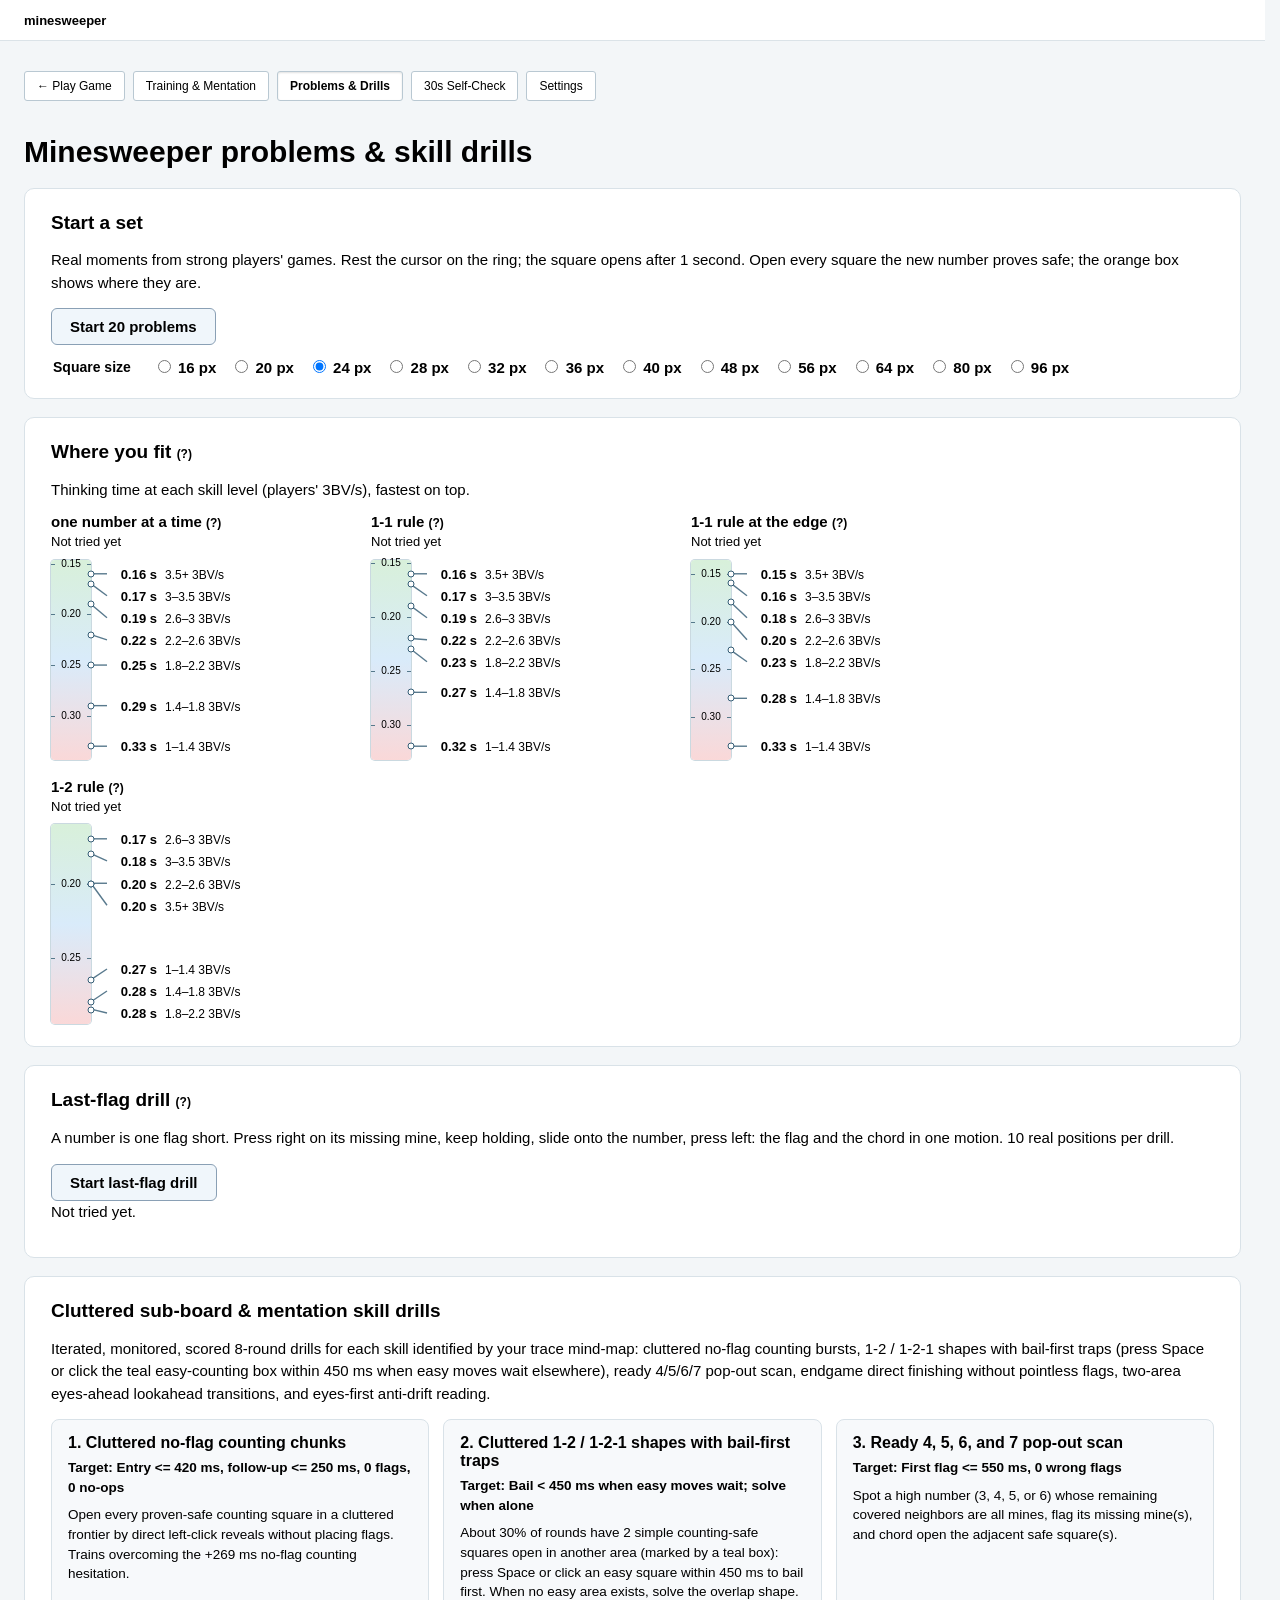
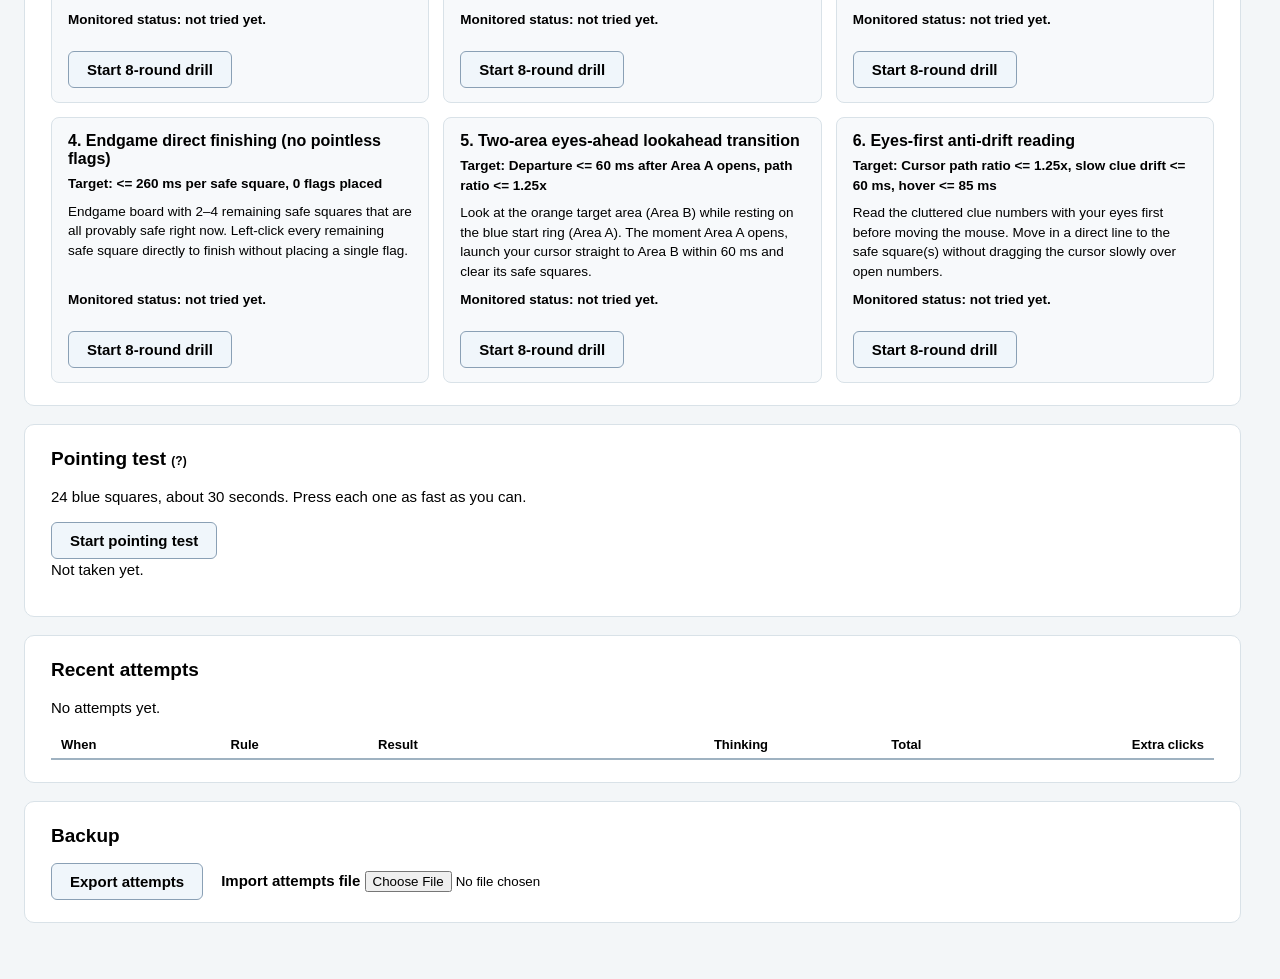
<file: problems.html>
<!DOCTYPE html>
<html lang="en">
<head>
<meta charset="utf-8">
<meta name="viewport" content="width=device-width, initial-scale=1">
<script src="pages-redirect.js?v=20260926-pages-redirect-2"></script>
<title>Minesweeper - Problems</title>
<link rel="stylesheet" href="style.css?v=20261127-tom-replay">
<link rel="stylesheet" href="problems.css?v=20261127-cell-size">
<link rel="icon" type="image/svg+xml" href="favicon.svg">
</head>
<body class="problems-page">
<div id="problems-titlebar">
  <span id="problems-titlebar-name">minesweeper</span>
</div>
<main id="problems-layout">
  <header id="problems-header">
    <nav class="problems-nav-row" aria-label="Site pages">
      <a class="return-to-game" href="index.html">&larr; Play Game</a>
      <a class="return-to-game" href="training.html">Training &amp; Mentation</a>
      <a class="return-to-game" href="problems.html" aria-current="page">Problems &amp; Drills</a>
      <a class="return-to-game" href="self-check.html">30s Self-Check</a>
      <a class="return-to-game" href="settings.html">Settings</a>
    </nav>
    <h1>Minesweeper problems &amp; skill drills</h1>
  </header>
  <p id="problems-status" role="status">Loading the problems&hellip;</p>

  <section id="problems-start" class="problems-card" hidden>
    <h2>Start a set</h2>
    <p>Real moments from strong players' games. Rest the cursor on the ring; the square opens after 1 second. Open every square the new number proves safe; the orange box shows where they are.</p>
    <div class="problems-actions">
      <button type="button" id="problems-start-set"></button>
      <fieldset id="problems-cell-size">
        <legend>Square size</legend>
      </fieldset>
    </div>
  </section>

  <section id="problems-play" hidden>
    <div id="problems-play-head">
      <h2 id="problems-play-count"></h2>
      <p id="problems-play-instruction"></p>
      <label id="problems-play-size-wrap" class="problems-play-size">Square size
        <select id="problems-play-cell-size"></select>
      </label>
    </div>
    <div id="problems-play-body">
      <div id="problems-board-area">
        <div id="board"></div>
        <div id="problems-focus-box" hidden></div>
        <div id="problems-bail-box" hidden></div>
        <div id="problems-start-ring" hidden></div>
      </div>
      <div id="problems-result" hidden>
        <div id="problems-result-values"></div>
        <div id="problems-result-ladder"></div>
        <p id="problems-answer-key"><span class="problems-key-safe"></span>safe <span class="problems-key-mine"></span>mine</p>
        <div class="problems-actions">
          <button type="button" id="problems-next"></button>
          <button type="button" id="problems-stop">End set</button>
        </div>
      </div>
    </div>
  </section>

  <section id="problems-summary" class="problems-card" hidden>
    <h2>Set finished</h2>
    <div class="problems-table-scroll">
      <table id="problems-summary-table" class="problems-table"></table>
    </div>
    <div class="problems-actions">
      <button type="button" id="problems-summary-done">Done</button>
    </div>
  </section>

  <section id="problems-profile" class="problems-card" hidden>
    <h2>Where you fit <span class="problems-help" title="Thinking time: from the square opening until the cursor starts moving, plus the time it rests on the square before the click. Skill levels are players' 3BV/s in real Expert games; each level's mark is its median for that rule. You: your median over solved problems.">(?)</span></h2>
    <p>Thinking time at each skill level (players' 3BV/s), fastest on top.</p>
    <p id="problems-profile-earlier" hidden></p>
    <div id="problems-profile-ladders"></div>
  </section>

  <section id="problems-drill" class="problems-card" hidden>
    <h2>Last-flag drill <span class="problems-help" title="Your saved Expert wins show about 26 clicks per game on numbers still one flag short: the chord tried before the last flag. The 1.5 click places that flag and chords in one motion.">(?)</span></h2>
    <p>A number is one flag short. Press right on its missing mine, keep holding, slide onto the number, press left: the flag and the chord in one motion. 10 real positions per drill.</p>
    <div class="problems-actions">
      <button type="button" id="drill-start">Start last-flag drill</button>
    </div>
    <p id="drill-stats"></p>
  </section>

  <section id="mentation-drills" class="problems-card" hidden>
    <h2>Cluttered sub-board &amp; mentation skill drills</h2>
    <p>Iterated, monitored, scored 8-round drills for each skill identified by your trace mind-map: cluttered no-flag counting bursts, 1-2 / 1-2-1 shapes with bail-first traps (press Space or click the teal easy-counting box within 450 ms when easy moves wait elsewhere), ready 4/5/6/7 pop-out scan, endgame direct finishing without pointless flags, two-area eyes-ahead lookahead transitions, and eyes-first anti-drift reading.</p>
    <div id="mentation-drills-list" class="problems-skill-drills-grid"></div>
  </section>

  <section id="problems-pointing" class="problems-card" hidden>
    <h2>Pointing test <span class="problems-help" title="Your hand alone: 24 squares, the same route every time, to press as fast as you can. Travel is compared with players' in-game travel for moves of the same length.">(?)</span></h2>
    <p>24 blue squares, about 30 seconds. Press each one as fast as you can.</p>
    <div class="problems-actions">
      <button type="button" id="pointing-start">Start pointing test</button>
    </div>
    <p id="pointing-count"></p>
    <div id="pointing-latest"></div>
  </section>

  <section id="problems-history" class="problems-card" hidden>
    <h2>Recent attempts</h2>
    <p id="problems-history-count"></p>
    <div class="problems-table-scroll">
      <table id="problems-history-table" class="problems-table"></table>
    </div>
  </section>

  <section id="problems-backup" class="problems-card" hidden>
    <h2>Backup</h2>
    <div class="problems-actions">
      <button type="button" id="problems-export">Export attempts</button>
      <a id="problems-download" hidden>Save attempts file</a>
      <label class="problems-file">Import attempts file
        <input id="problems-import" type="file" accept=".json,application/json">
      </label>
    </div>
    <p id="problems-backup-status" hidden></p>
  </section>
</main>
<script src="page-errors.js?v=20261021-error-bar"></script>
<script src="fuseki-stats.js?v=20261011-play-statistics"></script>
<script src="board-icons.js?v=20261105-glyph-sizes"></script>
<script src="problems-core.js?v=20261127-cell-size"></script>
<script src="problems-storage.js?v=20260927-archive"></script>
<script src="problems-page.js?v=20261127-cell-size"></script>
</body>
</html>
</file>
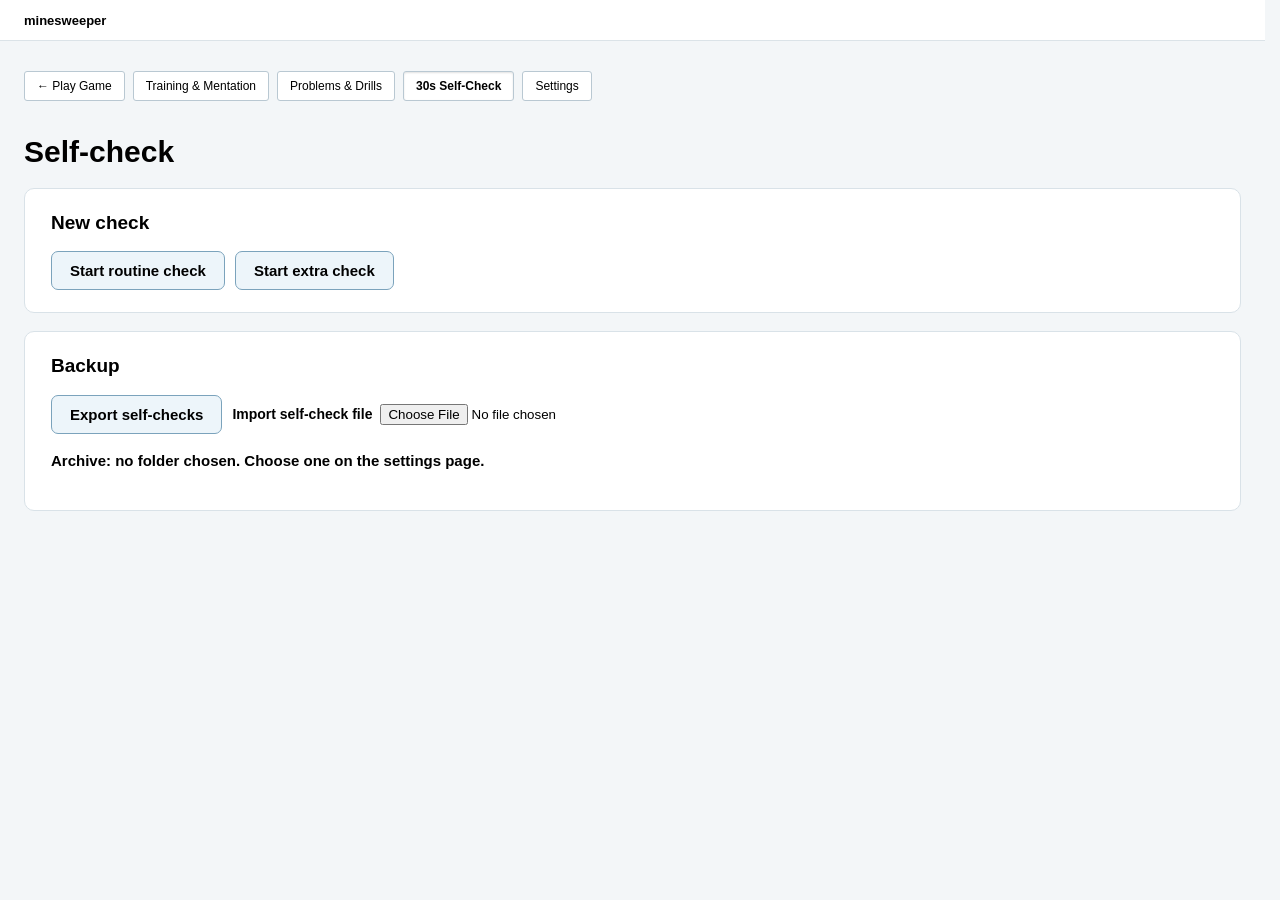
<file: self-check.html>
<!DOCTYPE html>
<html lang="en">
<head>
<meta charset="utf-8">
<meta name="viewport" content="width=device-width, initial-scale=1">
<script src="pages-redirect.js?v=20260926-pages-redirect-2"></script>
<title>Minesweeper - Self-check</title>
<link rel="stylesheet" href="style.css?v=20261127-tom-replay">
<link rel="icon" type="image/svg+xml" href="favicon.svg">
</head>
<body class="self-check-page">
<div id="self-check-titlebar">
  <span id="self-check-titlebar-name">minesweeper</span>
</div>
<main id="self-check-layout">
  <header id="self-check-header">
    <nav class="site-subpage-nav" aria-label="Site pages">
      <a class="return-to-game" href="index.html">&larr; Play Game</a>
      <a class="return-to-game" href="training.html">Training &amp; Mentation</a>
      <a class="return-to-game" href="problems.html">Problems &amp; Drills</a>
      <a class="return-to-game" href="self-check.html" aria-current="page">30s Self-Check</a>
      <a class="return-to-game" href="settings.html">Settings</a>
    </nav>
    <h1>Self-check</h1>
  </header>
  <p id="self-check-status" hidden></p>

  <section id="self-check-start" class="self-check-card" hidden>
    <h2>New check</h2>
    <div class="self-check-actions">
      <button type="button" id="self-check-start-routine" title="A check at your usual time. Routine checks form your baseline.">Start routine check</button>
      <button type="button" id="self-check-start-extra" title="A check prompted by circumstances, such as feeling unusual. Kept apart from the routine baseline because the moment was chosen, not scheduled.">Start extra check</button>
    </div>
  </section>

  <section id="self-check-checkin" class="self-check-card" hidden>
    <h2 id="sleepiness-question"></h2>
    <div id="sleepiness-choices" role="radiogroup" aria-labelledby="sleepiness-question"></div>
    <label class="self-check-field">Sleep in the past 24 hours
      <input id="self-check-sleep-hours" type="number" min="0" max="24" step="0.25" inputmode="decimal"> hours
    </label>
    <label class="self-check-field">Note
      <input id="self-check-note" type="text" maxlength="500">
    </label>
    <p id="self-check-checkin-error" class="self-check-error" hidden></p>
    <div class="self-check-actions">
      <button type="button" id="self-check-checkin-continue" disabled>Continue</button>
      <button type="button" id="self-check-checkin-cancel">Cancel</button>
    </div>
  </section>

  <section id="self-check-instructions" class="self-check-card" hidden>
    <h2>Alertness test: 10 counters</h2>
    <p>A counter appears in the black box at random moments, 10 times. Press the left mouse button as soon as you see it, then wait for the next one. A press while no counter is showing counts as early. Switching tabs or windows, or pressing Esc, stops the test.</p>
    <div class="self-check-actions">
      <button type="button" id="vigilance-begin">Begin</button>
      <button type="button" id="vigilance-cancel">Cancel</button>
    </div>
  </section>

  <section id="self-check-test" hidden>
    <div id="vigilance-box"><span id="vigilance-counter"></span></div>
  </section>

  <section id="self-check-result" class="self-check-card" hidden>
    <h2 id="self-check-result-heading"></h2>
    <p id="self-check-result-note" hidden></p>
    <table id="self-check-result-table" class="self-check-table" hidden></table>
  </section>

  <section id="self-check-history" class="self-check-card" hidden>
    <h2>History</h2>
    <p id="self-check-history-count"></p>
    <div class="self-check-table-scroll">
      <table id="self-check-history-table" class="self-check-table"></table>
    </div>
  </section>

  <section id="self-check-transfer" class="self-check-card" hidden>
    <h2>Backup</h2>
    <div class="self-check-actions">
      <button type="button" id="self-check-export">Export self-checks</button>
      <a id="self-check-download" hidden>Save self-check file</a>
      <label class="self-check-file">Import self-check file
        <input id="self-check-import" type="file" accept=".json,application/json">
      </label>
    </div>
    <p id="self-check-transfer-status" hidden></p>
    <p id="self-check-archive-status"></p>
    <div class="self-check-actions">
      <button type="button" id="self-check-archive-now" hidden></button>
    </div>
  </section>
</main>
<script src="page-errors.js?v=20261021-error-bar"></script>
<script src="fuseki-stats.js?v=20261011-play-statistics"></script>
<script src="storage.js?v=20261123-guardian-angel"></script>
<script src="observation-context.js?v=20260926-lifelong"></script>
<script src="archive.js?v=20261123-guardian-angel"></script>
<script src="self-check-core.js?v=20260926-one-test"></script>
<script src="self-check-page.js?v=20261011-play-statistics"></script>
</body>
</html>
</file>
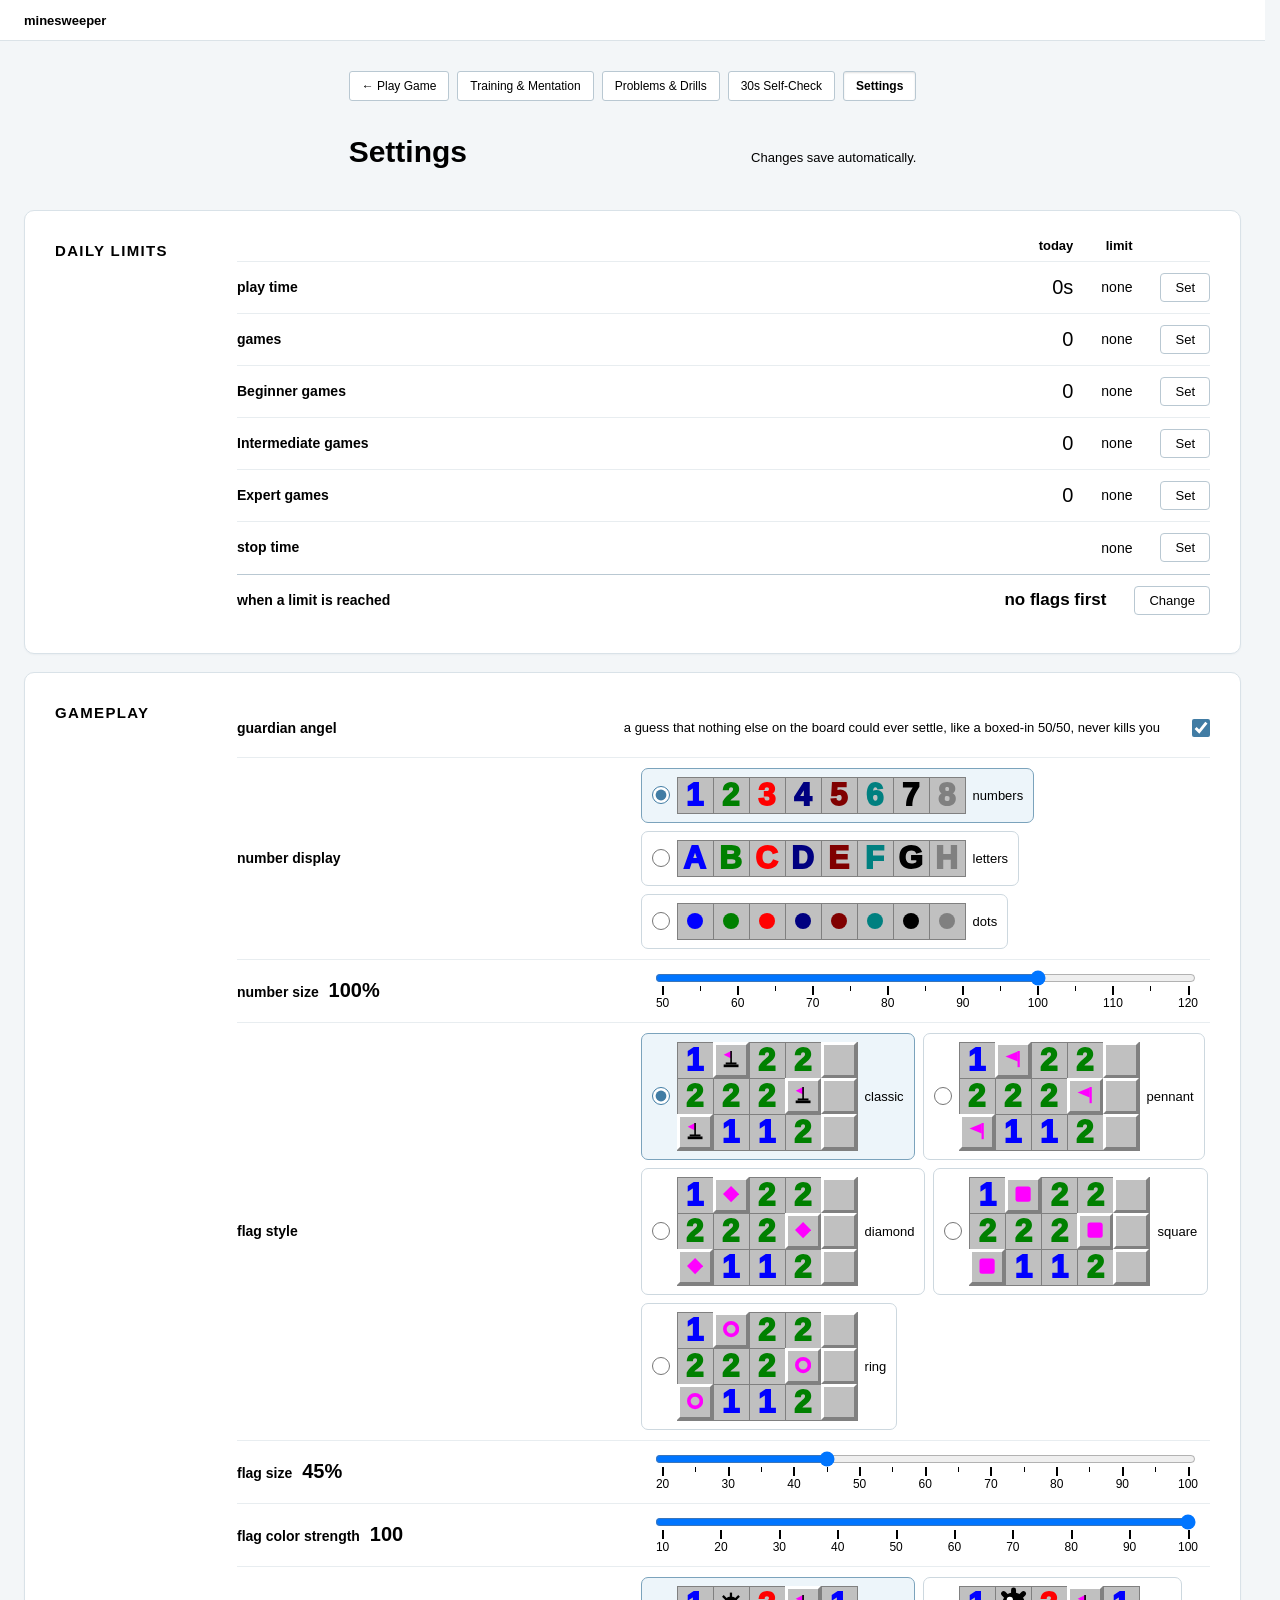
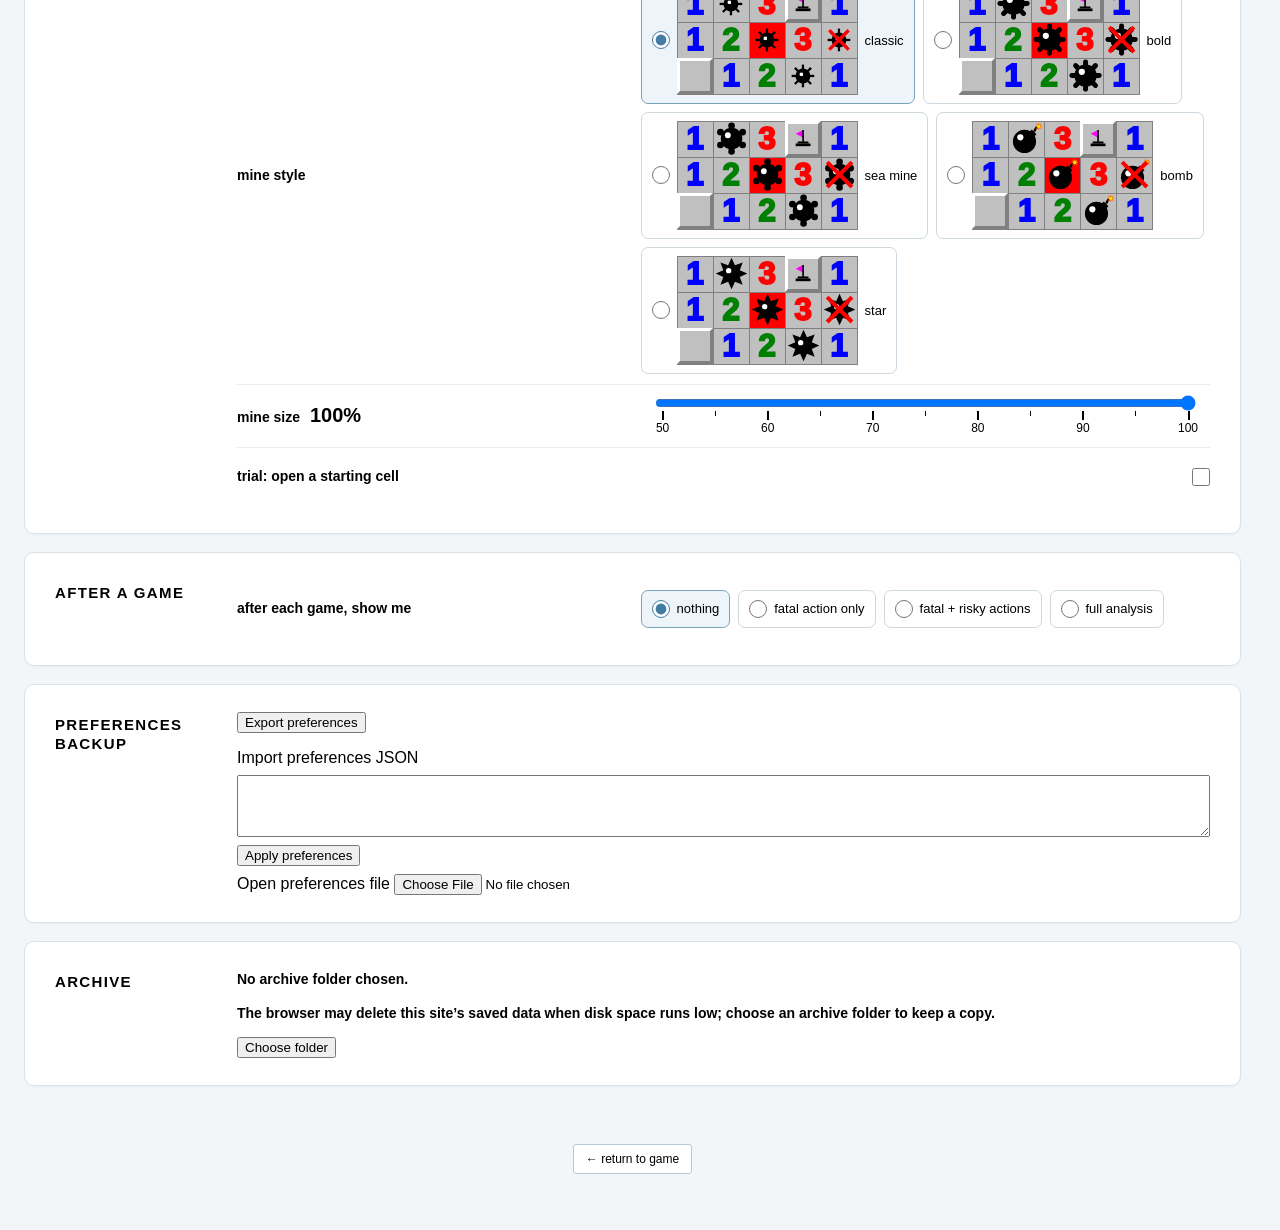
<file: settings.html>
<!DOCTYPE html>
<html lang="en">
<head>
<meta charset="utf-8">
<meta name="viewport" content="width=device-width, initial-scale=1">
<script src="pages-redirect.js?v=20260926-pages-redirect-2"></script>
<title>Minesweeper - Settings</title>
<link rel="stylesheet" href="style.css?v=20261127-tom-replay">
<link rel="icon" type="image/svg+xml" href="favicon.svg">
</head>
<body class="settings-page">
<div id="settings-titlebar">
  <span id="settings-titlebar-name">minesweeper</span>
</div>
<main id="settings-layout">
  <header id="settings-page-header">
    <nav class="site-subpage-nav" aria-label="Site pages">
      <a class="return-to-game" href="index.html">&larr; Play Game</a>
      <a class="return-to-game" href="training.html">Training &amp; Mentation</a>
      <a class="return-to-game" href="problems.html">Problems &amp; Drills</a>
      <a class="return-to-game" href="self-check.html">30s Self-Check</a>
      <a class="return-to-game" href="settings.html" aria-current="page">Settings</a>
    </nav>
    <div id="settings-heading">
      <h1>Settings</h1>
      <p>Changes save automatically.</p>
    </div>
  </header>
  <p id="settings-status" hidden></p>
  <div id="settings-column">
    <section class="settings-group" id="play-limits">
      <h2 class="settings-group-heading" title="A play day runs from 4:00 to 4:00. A reached limit lets the board in play finish. By default the next boards then take no new flags for half the limit again, and after that no new board starts until 4:00; the other choice stops new boards at once. Adding or lowering a limit works any time; raising or removing one works only while the day's play is at most 2 minutes and that limit is not reached. Every change is confirmed twice.">Daily limits</h2>
      <div class="settings-group-body">
        <div id="play-limit-table" role="table" aria-label="Daily limits"></div>
        <div id="play-limit-penalty" role="group" aria-label="When a limit is reached"></div>
      </div>
    </section>
    <!-- groups and rows built by settings-page.js from SETTINGS_SCHEMA, before this backup group -->
    <section class="settings-group" id="preferences-transfer">
      <h2 class="settings-group-heading" title="Preferences files do not include game history.">Preferences backup</h2>
      <div class="settings-group-body">
        <button type="button" id="preferences-export">Export preferences</button>
        <a id="preferences-download" hidden>Save preferences file</a>
        <form id="preferences-import-form">
          <label for="preferences-import-text">Import preferences JSON</label>
          <textarea id="preferences-import-text" rows="4"></textarea>
          <button type="submit">Apply preferences</button>
          <label>Open preferences file <input id="preferences-import-file" type="file" accept=".json,application/json"></label>
        </form>
      </div>
    </section>
    <section class="settings-group" id="archive-settings">
      <h2 class="settings-group-heading" title="Every game record, input trace, and self-check is also written to a folder you choose, as open files that outlive this browser. Files are written once and never changed.">Archive</h2>
      <div class="settings-group-body">
        <p id="archive-status-text"></p>
        <p id="storage-persistence-text"></p>
        <div id="archive-actions">
          <button type="button" id="archive-choose">Choose folder</button>
          <button type="button" id="archive-now" hidden>Archive now</button>
        </div>
      </div>
    </section>
  </div>
  <footer id="settings-page-footer">
    <a class="return-to-game" href="index.html">&larr; return to game</a>
  </footer>
</main>
<dialog id="play-limit-dialog" aria-labelledby="play-limit-dialog-title"></dialog>
<script src="page-errors.js?v=20261021-error-bar"></script>
<script src="fuseki-stats.js?v=20261011-play-statistics"></script>
<script src="storage.js?v=20261123-guardian-angel"></script>
<script src="archive.js?v=20261123-guardian-angel"></script>
<script src="generators.js?v=20260921-shared-settings"></script>
<script src="game-data.js?v=20261125-rank-r1"></script>
<script src="during-game.js?v=20261124-switch-cost-w1"></script>
<script src="board-icons.js?v=20261105-glyph-sizes"></script>
<script src="settings-core.js?v=20261126-cleanup"></script>
<script src="play-limits.js?v=20261125-session-opt-a"></script>
<script src="settings-page.js?v=20261124-settings-s1"></script>
</body>
</html>
</file>
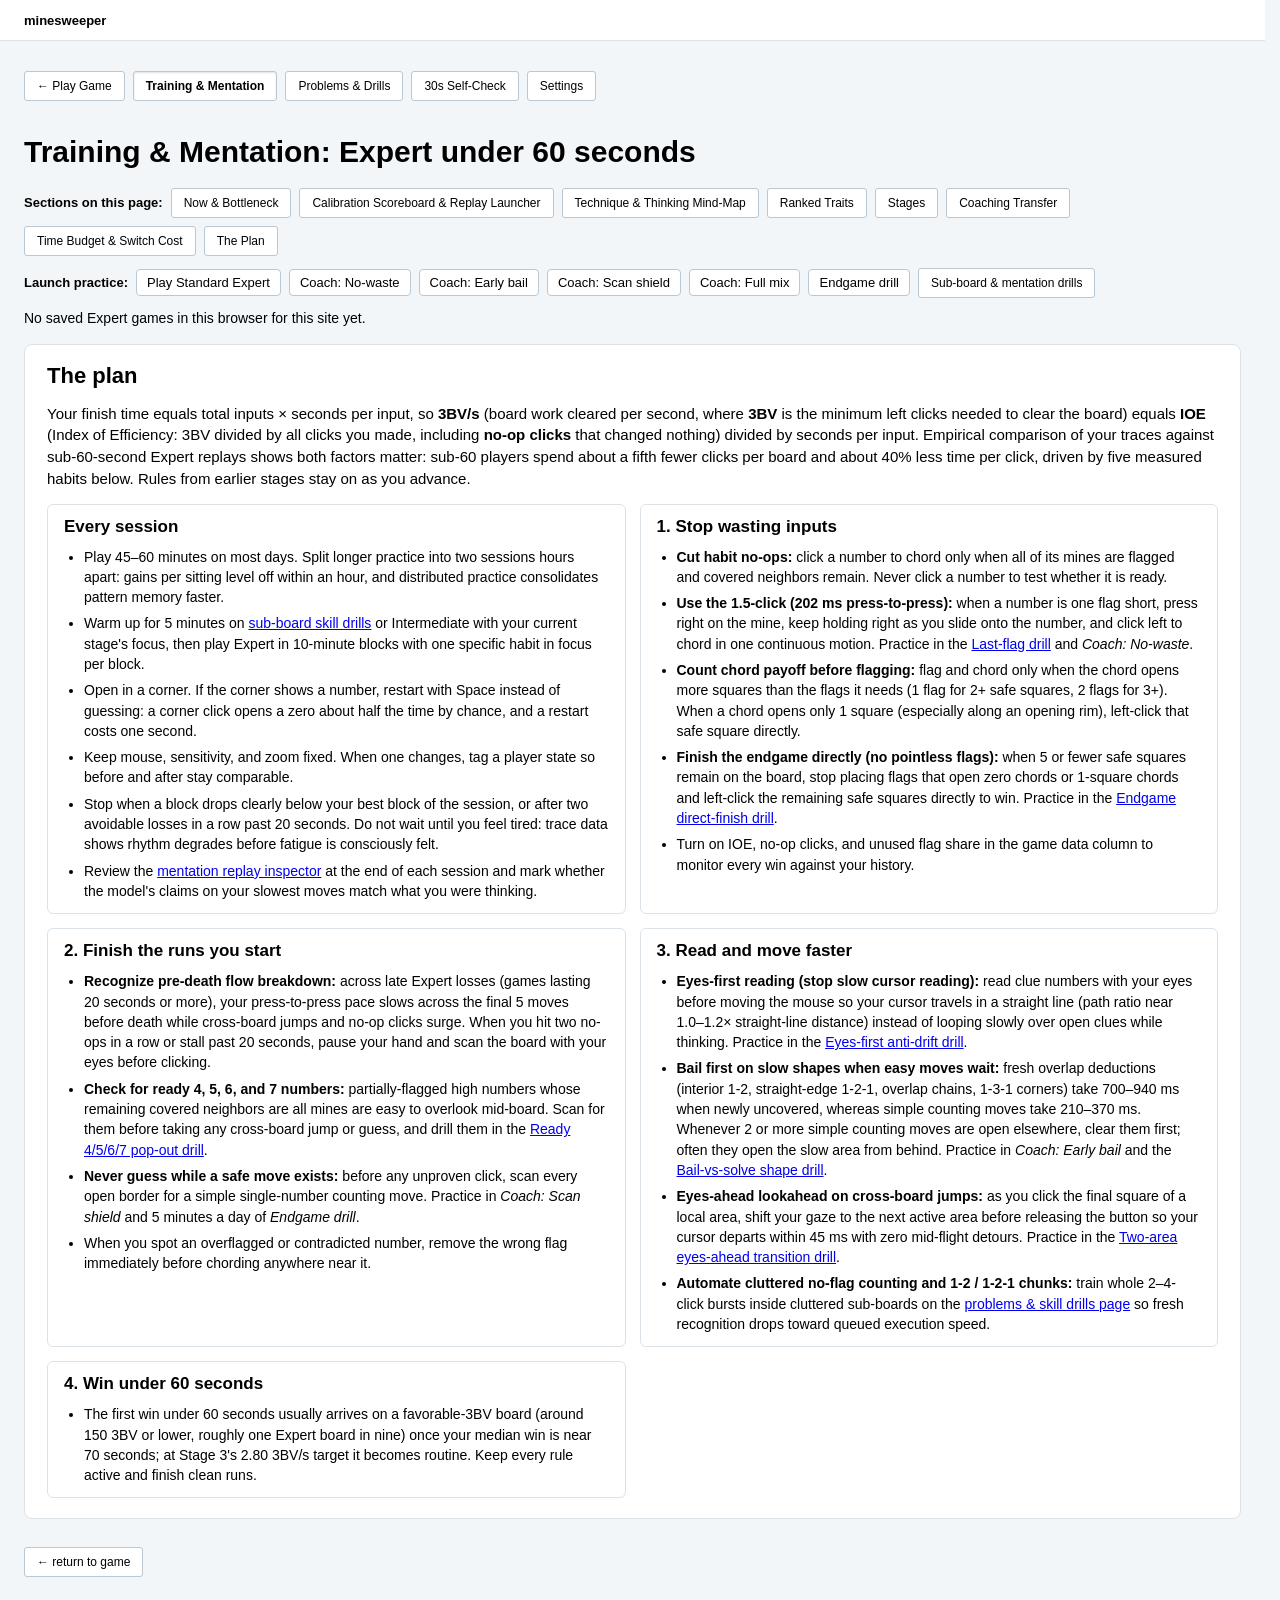
<file: training.html>
<!DOCTYPE html>
<html lang="en">
<head>
<meta charset="utf-8">
<meta name="viewport" content="width=device-width, initial-scale=1">
<script src="pages-redirect.js?v=20260926-pages-redirect-2"></script>
<title>Minesweeper - Training</title>
<link rel="stylesheet" href="style.css?v=20261127-tom-replay">
<link rel="stylesheet" href="training.css?v=20261127-mentation-nav">
<link rel="icon" type="image/svg+xml" href="favicon.svg">
</head>
<body class="training-page">
<div id="training-titlebar">
  <span id="training-titlebar-name">minesweeper</span>
</div>
<main id="training-layout">
  <header id="training-page-header">
    <nav class="training-nav-row" aria-label="Site pages">
      <a class="return-to-game" href="index.html">&larr; Play Game</a>
      <a class="return-to-game" href="training.html" aria-current="page">Training &amp; Mentation</a>
      <a class="return-to-game" href="problems.html">Problems &amp; Drills</a>
      <a class="return-to-game" href="self-check.html">30s Self-Check</a>
      <a class="return-to-game" href="settings.html">Settings</a>
    </nav>
    <h1>Training &amp; Mentation: Expert under 60 seconds</h1>
    <nav id="training-section-nav" class="training-filter-row" aria-label="Jump to section on this page">
      <span class="training-game-meta"><strong>Sections on this page:</strong></span>
      <a class="return-to-game" href="#training-now">Now &amp; Bottleneck</a>
      <a class="return-to-game" href="#training-inspector">Calibration Scoreboard &amp; Replay Launcher</a>
      <a class="return-to-game" href="#training-mind-map">Technique &amp; Thinking Mind-Map</a>
      <a class="return-to-game" href="#training-traits">Ranked Traits</a>
      <a class="return-to-game" href="#training-stages">Stages</a>
      <a class="return-to-game" href="#training-coach">Coaching Transfer</a>
      <a class="return-to-game" href="#training-budget">Time Budget &amp; Switch Cost</a>
      <a class="return-to-game" href="#training-plan">The Plan</a>
    </nav>
    <div id="training-launch-bar" class="training-filter-row" aria-label="Launch practice modes">
      <span class="training-game-meta"><strong>Launch practice:</strong></span>
      <button type="button" class="training-filter-btn" data-launch-mode="standard" data-launch-diff="expert">Play Standard Expert</button>
      <button type="button" class="training-filter-btn" data-launch-mode="coach-no-waste">Coach: No-waste</button>
      <button type="button" class="training-filter-btn" data-launch-mode="coach-early-bail">Coach: Early bail</button>
      <button type="button" class="training-filter-btn" data-launch-mode="coach-scan-shield">Coach: Scan shield</button>
      <button type="button" class="training-filter-btn" data-launch-mode="coach-full">Coach: Full mix</button>
      <button type="button" class="training-filter-btn" data-launch-mode="endgame-drill">Endgame drill</button>
      <a class="return-to-game" href="problems.html#mentation-drills">Sub-board &amp; mentation drills</a>
    </div>
  </header>
  <p id="training-status" role="status">Reading your saved Expert games&hellip;</p>

  <section class="training-section" id="training-now" hidden aria-labelledby="training-now-heading">
    <h2 id="training-now-heading">Now</h2>
    <div id="training-now-cards"></div>
  </section>

  <section class="training-section" id="training-inspector" hidden aria-labelledby="training-inspector-heading">
    <h2 id="training-inspector-heading">Mentation calibration scoreboard &amp; game replay launcher</h2>
    <div id="training-inspector-content"></div>
  </section>

  <section class="training-section" id="training-mind-map" hidden aria-labelledby="training-mind-map-heading">
    <h2 id="training-mind-map-heading">Technique &amp; thinking mind-map</h2>
    <div id="training-mind-map-content"></div>
  </section>

  <section class="training-section" id="training-traits" hidden aria-labelledby="training-traits-heading">
    <h2 id="training-traits-heading">What stands out &amp; ranked performance traits</h2>
    <div id="training-traits-content"></div>
  </section>

  <section class="training-section" id="training-stages" hidden aria-labelledby="training-stages-heading">
    <h2 id="training-stages-heading">Stages</h2>
    <div id="training-stage-list"></div>
  </section>

  <section class="training-section" id="training-coach" hidden aria-labelledby="training-coach-heading">
    <h2 id="training-coach-heading">Coaching drills &amp; transfer to Standard</h2>
    <div id="training-coach-content"></div>
  </section>

  <section class="training-section" id="training-budget" hidden aria-labelledby="training-budget-heading">
    <h2 id="training-budget-heading">Where the time goes in your latest wins</h2>
    <div id="training-budget-content"></div>
  </section>

  <section class="training-section" id="training-switch-cost" hidden aria-labelledby="training-switch-cost-heading">
    <h2 id="training-switch-cost-heading">Button switch cost</h2>
    <div id="training-switch-cost-content"></div>
  </section>

  <section class="training-section" id="training-openings" hidden aria-labelledby="training-openings-heading">
    <h2 id="training-openings-heading">Openings</h2>
    <div id="training-openings-content"></div>
  </section>

  <section class="training-section" id="training-plan" aria-labelledby="training-plan-heading">
    <h2 id="training-plan-heading">The plan</h2>
    <p class="training-lead">Your finish time equals total inputs &times; seconds per input, so
      <strong>3BV/s</strong> (board work cleared per second, where <strong>3BV</strong> is the minimum
      left clicks needed to clear the board) equals <strong>IOE</strong> (Index of Efficiency: 3BV
      divided by all clicks you made, including <strong>no-op clicks</strong> that changed nothing)
      divided by seconds per input. Empirical comparison of your traces against sub-60-second Expert
      replays shows both factors matter: sub-60 players spend about a fifth fewer clicks per board and
      about 40% less time per click, driven by five measured habits below. Rules from earlier stages
      stay on as you advance.</p>

    <div class="training-plan-block" id="training-plan-session">
      <h3>Every session</h3>
      <ul>
        <li>Play 45&ndash;60 minutes on most days. Split longer practice into two sessions hours
          apart: gains per sitting level off within an hour, and distributed practice consolidates
          pattern memory faster.</li>
        <li>Warm up for 5 minutes on <a href="problems.html#mentation-drills">sub-board skill drills</a>
          or Intermediate with your current stage's focus, then play Expert in 10-minute blocks with
          one specific habit in focus per block.</li>
        <li>Open in a corner. If the corner shows a number, restart with Space instead of guessing:
          a corner click opens a zero about half the time by chance, and a restart costs one second.</li>
        <li>Keep mouse, sensitivity, and zoom fixed. When one changes, tag a player state so before
          and after stay comparable.</li>
        <li>Stop when a block drops clearly below your best block of the session, or after two
          avoidable losses in a row past 20 seconds. Do not wait until you feel tired: trace data
          shows rhythm degrades before fatigue is consciously felt.</li>
        <li>Review the <a href="#training-inspector">mentation replay inspector</a> at the end of
          each session and mark whether the model's claims on your slowest moves match what you were
          thinking.</li>
      </ul>
    </div>

    <div class="training-plan-block" id="training-plan-economy">
      <h3>1. Stop wasting inputs</h3>
      <ul>
        <li><strong>Cut habit no-ops:</strong> click a number to chord only when all of its mines are
          flagged and covered neighbors remain. Never click a number to test whether it is ready.</li>
        <li><strong>Use the 1.5-click (202 ms press-to-press):</strong> when a number is one flag
          short, press right on the mine, keep holding right as you slide onto the number, and click
          left to chord in one continuous motion. Practice in the
          <a href="problems.html#problems-drill">Last-flag drill</a> and <em>Coach: No-waste</em>.</li>
        <li><strong>Count chord payoff before flagging:</strong> flag and chord only when the chord
          opens more squares than the flags it needs (1 flag for 2+ safe squares, 2 flags for 3+).
          When a chord opens only 1 square (especially along an opening rim), left-click that safe
          square directly.</li>
        <li><strong>Finish the endgame directly (no pointless flags):</strong> when 5 or fewer safe
          squares remain on the board, stop placing flags that open zero chords or 1-square chords
          and left-click the remaining safe squares directly to win. Practice in the
          <a href="problems.html#mentation-drills">Endgame direct-finish drill</a>.</li>
        <li>Turn on IOE, no-op clicks, and unused flag share in the game data column to monitor every
          win against your history.</li>
      </ul>
    </div>

    <div class="training-plan-block" id="training-plan-runs">
      <h3>2. Finish the runs you start</h3>
      <ul>
        <li><strong>Recognize pre-death flow breakdown:</strong> across late Expert losses (games
          lasting 20 seconds or more), your press-to-press pace slows across the final 5 moves before
          death while cross-board jumps and no-op clicks surge. When you hit two no-ops in a row or
          stall past 20 seconds, pause your hand and scan the board with your eyes before clicking.</li>
        <li><strong>Check for ready 4, 5, 6, and 7 numbers:</strong> partially-flagged high numbers
          whose remaining covered neighbors are all mines are easy to overlook mid-board. Scan for
          them before taking any cross-board jump or guess, and drill them in the
          <a href="problems.html#mentation-drills">Ready 4/5/6/7 pop-out drill</a>.</li>
        <li><strong>Never guess while a safe move exists:</strong> before any unproven click, scan
          every open border for a simple single-number counting move. Practice in
          <em>Coach: Scan shield</em> and 5 minutes a day of <em>Endgame drill</em>.</li>
        <li>When you spot an overflagged or contradicted number, remove the wrong flag immediately
          before chording anywhere near it.</li>
      </ul>
    </div>

    <div class="training-plan-block" id="training-plan-speed">
      <h3>3. Read and move faster</h3>
      <ul>
        <li><strong>Eyes-first reading (stop slow cursor reading):</strong> read clue numbers with
          your eyes before moving the mouse so your cursor travels in a straight line (path ratio
          near 1.0&ndash;1.2&times; straight-line distance) instead of looping slowly over open
          clues while thinking. Practice in the
          <a href="problems.html#mentation-drills">Eyes-first anti-drift drill</a>.</li>
        <li><strong>Bail first on slow shapes when easy moves wait:</strong> fresh overlap deductions
          (interior 1-2, straight-edge 1-2-1, overlap chains, 1-3-1 corners) take 700&ndash;940 ms
          when newly uncovered, whereas simple counting moves take 210&ndash;370 ms. Whenever 2 or
          more simple counting moves are open elsewhere, clear them first; often they open the slow
          area from behind. Practice in <em>Coach: Early bail</em> and the
          <a href="problems.html#mentation-drills">Bail-vs-solve shape drill</a>.</li>
        <li><strong>Eyes-ahead lookahead on cross-board jumps:</strong> as you click the final square
          of a local area, shift your gaze to the next active area before releasing the button so
          your cursor departs within 45 ms with zero mid-flight detours. Practice in the
          <a href="problems.html#mentation-drills">Two-area eyes-ahead transition drill</a>.</li>
        <li><strong>Automate cluttered no-flag counting and 1-2 / 1-2-1 chunks:</strong> train whole
          2&ndash;4-click bursts inside cluttered sub-boards on the
          <a href="problems.html">problems &amp; skill drills page</a> so fresh recognition drops
          toward queued execution speed.</li>
      </ul>
    </div>

    <div class="training-plan-block" id="training-plan-goal">
      <h3>4. Win under 60 seconds</h3>
      <ul>
        <li>The first win under 60 seconds usually arrives on a favorable-3BV board (around 150 3BV
          or lower, roughly one Expert board in nine) once your median win is near 70 seconds; at
          Stage 3's 2.80 3BV/s target it becomes routine. Keep every rule active and finish clean
          runs.</li>
      </ul>
    </div>
  </section>

  <section class="training-section" id="training-weeks" hidden aria-labelledby="training-weeks-heading">
    <h2 id="training-weeks-heading">Week by week</h2>
    <div id="training-weeks-content"></div>
  </section>

  <section class="training-section" id="training-states" hidden aria-labelledby="training-states-heading">
    <h2 id="training-states-heading">Experiments: player states compared</h2>
    <p>Each state you tagged, on the days you used it: games with the state against games without it on
      the same days. To run an experiment from the plan, put a state on for about 20 Expert games, take it
      off for the next 20, and alternate.</p>
    <div id="training-states-list"></div>
  </section>

  <footer id="training-page-footer">
    <a class="return-to-game" href="index.html">&larr; return to game</a>
  </footer>
</main>
<script src="page-errors.js?v=20261021-error-bar"></script>
<script src="fuseki-stats.js?v=20261011-play-statistics"></script>
<script src="storage.js?v=20261123-guardian-angel"></script>
<script src="board-icons.js?v=20261105-glyph-sizes"></script>
<script src="training-page.js?v=20261127-tom-replay"></script>
</body>
</html>
</file>
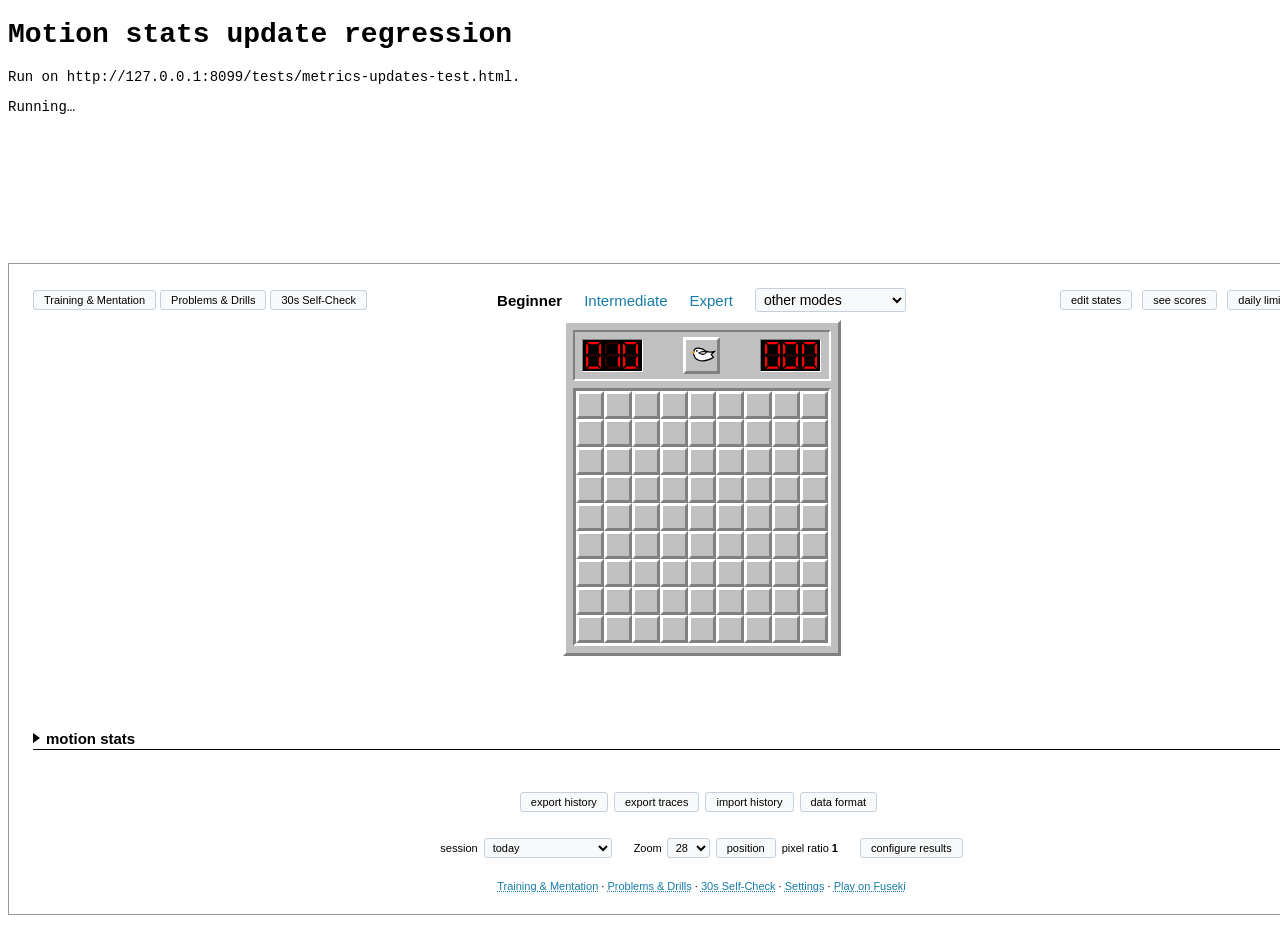
<file: tests/metrics-updates-test.html>
<!doctype html>
<meta charset="utf-8">
<title>Motion stats update regression</title>
<style>
  body { font: 14px monospace; }
  #results { height: 150px; overflow: auto; }
  iframe { width: 1400px; height: 650px; border: 1px solid #999; }
</style>
<h1>Motion stats update regression</h1>
<p>Run on http://127.0.0.1:8099/tests/metrics-updates-test.html.</p>
<pre id="results">Running…</pre>
<iframe src="../index.html" title="Minesweeper motion stats under test"></iframe>
<script>
'use strict';
const frame = document.querySelector('iframe');
frame.addEventListener('load', () => {
  const script = frame.contentDocument.createElement('script');
  script.textContent = `
'use strict';
(async () => {
  const delay = (ms) => new Promise(resolve => setTimeout(resolve, ms));
  const waitFor = async (condition) => {
    const deadline = performance.now() + 10000;
    while (!condition()) {
      if (performance.now() >= deadline) throw new Error('Timed out waiting for metrics update');
      await delay(50);
    }
  };
  const results = [];
  const check = (name, ok) => {
    results.push((ok ? 'PASS ' : 'FAIL ') + name);
    parent.document.getElementById('results').textContent = results.join('\\n');
  };
  await waitFor(() => settings !== null
    && !document.documentElement.classList.contains('game-booting'));
  // All setup is RAM-only. No games are finished, scores saved, or settings
  // persisted. The real capture handlers, scheduler, calculations, and DOM
  // renderer run inside the app's document.
  settings.panels.motionStats = true;
  gameState = 'ready';
  beginTrace();
  renderMotionStats();
  await waitFor(() => motionStatsView.rows.length > 0 && metricsUpdateFrame === null
    && metricsUpdateTimeout === null && boardLayoutFrame === null && !liveMetricsPending
    && [...analysisLanes.values()].every(lane => lane.pending.size === 0));
  await new Promise(resolve => requestAnimationFrame(() => requestAnimationFrame(resolve)));
  const section = document.getElementById('motion-stats');
  const row = motionStatsView.rows[0];
  const spark = row.querySelector('svg');
  const line = spark.querySelector('path');
  let mutations = 0;
  let layoutCalls = 0;
  const observer = new MutationObserver(records => { mutations += records.length; });
  observer.observe(section, { subtree: true, childList: true, attributes: true, characterData: true });
  const originalLayout = syncBoardLayout;
  syncBoardLayout = () => { layoutCalls++; originalLayout(); };
  const idleSamples = metricsSeries.tMs.length;
  await delay(1300);
  check('ready board performs no idle stats writes or sampling',
    mutations === 0 && metricsSeries.tMs.length === idleSamples);
  check('ready board performs no periodic layout pass (' + layoutCalls + ')', layoutCalls === 0);
  layoutCalls = 0;

  for (let i = 0; i < 20; i++) {
    document.dispatchEvent(new MouseEvent('mousemove', { clientX: 700 + i, clientY: 150 }));
  }
  traceEvent('ldown', new MouseEvent('mousedown', { clientX: 720, clientY: 150 }), 0);
  traceEvent('lup', new MouseEvent('mouseup', { clientX: 720, clientY: 150 }), 0);
  await waitFor(() => lastLiveMetrics.bio.leftClickCount === 1);
  const clickRow = motionStatsView.rows.find(item =>
    item.querySelector('.metric-label').textContent === 'left clicks');
  check('captured input updates the displayed measurement',
    clickRow.querySelector('.metric-value').textContent === '1');
  check('live row, SVG, and path retain their DOM identity',
    motionStatsView.rows[0] === row && row.querySelector('svg') === spark
      && spark.querySelector('path') === line);
  check('live data does not invoke page layout', layoutCalls === 0);

  const beforeClock = metricsSeries.tMs.length;
  let inputComputations = 0;
  const originalCompute = computeTraceMetrics;
  computeTraceMetrics = (...args) => { inputComputations++; return originalCompute(...args); };
  gameState = 'playing';
  startTimer();
  await waitFor(() => metricsSeries.tMs.length > beforeClock);
  check('active game clock advances elapsed measurements without rescanning input',
    inputComputations === 0 && lastLiveMetrics.wallDurationMs > 0);
  clearInterval(timerInterval);
  timerInterval = null;
  gameState = 'lost';
  renderMotionStats();
  await delay(500);
  check('game end cancels pending metrics work',
    metricsUpdateFrame === null && metricsUpdateTimeout === null);
  mutations = 0;
  layoutCalls = 0;
  const endedSamples = metricsSeries.tMs.length;
  await delay(1300);
  check('finished game performs no idle stats writes, samples, or layout passes',
    mutations === 0 && metricsSeries.tMs.length === endedSamples && layoutCalls === 0);
  gameState = 'ready';
  beginTrace();
  await waitFor(() => lastLiveMetrics !== null);
  check('next game resets the measurement without replacing live rows',
    lastLiveMetrics.bio.leftClickCount === 0 && motionStatsView.rows[0] === row);
  settings.panels.motionStats = false;
  renderMotionStats();
  settings.panels.motionStats = true;
  renderMotionStats();
  check('reopening reuses the live rows', section.contains(row) && motionStatsView.rows[0] === row);
  observer.disconnect();
  syncBoardLayout = originalLayout;
  computeTraceMetrics = originalCompute;
  parent.document.getElementById('results').textContent += '\\nDONE';
})().catch(error => {
  parent.document.getElementById('results').textContent += '\\n' + error.stack;
});
`;
  frame.contentDocument.body.appendChild(script);
});
</script>
</file>
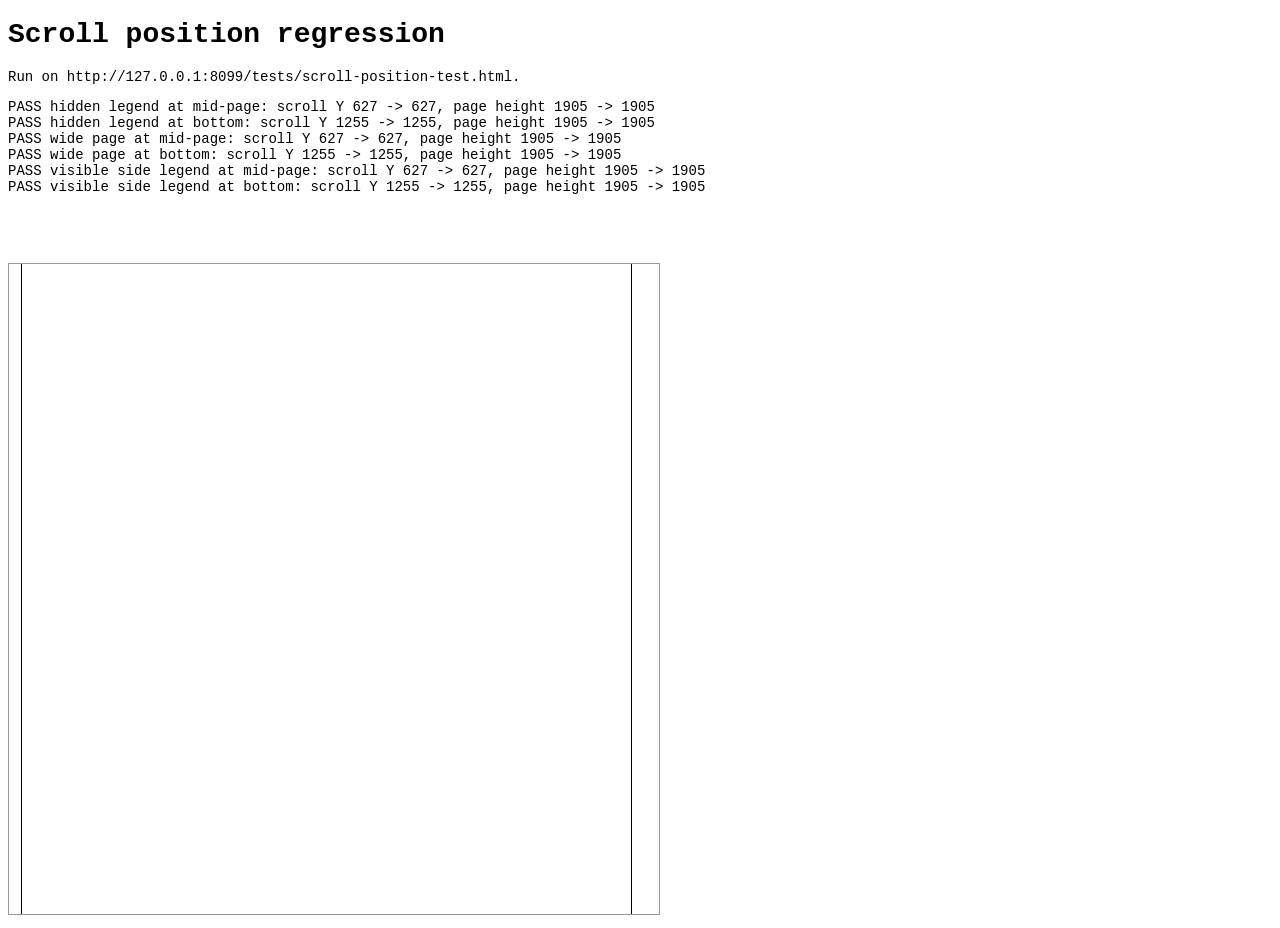
<file: tests/scroll-position-test.html>
<!doctype html>
<meta charset="utf-8">
<title>Scroll position regression</title>
<style>
  body { font: 14px monospace; }
  #results { height: 150px; overflow: auto; }
  iframe { width: 1400px; height: 650px; border: 1px solid #999; }
</style>
<h1>Scroll position regression</h1>
<p>Run on http://127.0.0.1:8099/tests/scroll-position-test.html.</p>
<pre id="results">Running…</pre>
<iframe src="../index.html" title="Minesweeper layout under test"></iframe>
<script>
'use strict';
const frame = document.querySelector('iframe');
frame.addEventListener('load', () => {
  const script = frame.contentDocument.createElement('script');
  script.textContent = `
(async () => {
  const nextFrame = () => new Promise(resolve => requestAnimationFrame(resolve));
  while (settings === null || document.body.classList.contains('game-booting')) await nextFrame();
  const results = [];
  const check = (name, ok, detail) => {
    results.push((ok ? 'PASS ' : 'FAIL ') + name + ': ' + detail);
    parent.document.getElementById('results').textContent = results.join('\\n');
  };
  const settled = async () => { await nextFrame(); await nextFrame(); };
  // Synthetic results in RAM only: exercise real layout and browser scroll
  // clamping without playing games or persisting settings/history.
  gameState = 'lost';
  settings.boardOffsetX = 0;
  settings.boardOffsetY = 0;
  renderMotionStats();
  resultSummary.textContent = 'Scroll regression fixture';
  resultStats.innerHTML = '<div style="height:750px">Tall completed-game stats</div>';
  resultRanks.innerHTML = '<div style="height:1000px">Rankings below the stats</div>';
  pathViewLegend.innerHTML = '<div style="height:1000px">Tall review legend</div>';
  for (const [scenario, width, legendVisible] of [
    ['hidden legend', 1400, false],
    ['wide page', 1900, false],
    ['visible side legend', 1400, true],
    ['narrow details panel', 650, true],
  ]) {
    window.scrollTo(0, 0);
    parent.document.querySelector('iframe').style.width = width + 'px';
    pathViewLegend.hidden = !legendVisible;
    renderMotionStats();
    await settled();
    syncBoardLayout();
    await settled();
    const pageHeight = document.documentElement.scrollHeight;
    const boardTop = boardPageRect(gameFrame).top;
    for (const fraction of [0.5, 1]) {
      window.scrollTo(0, (pageHeight - window.innerHeight) * fraction);
      await settled();
      const before = window.scrollY;
      for (const update of [syncResultClearance, syncGameSidebar, syncBoardLayout, renderMotionStats]) {
        update();
        await settled();
      }
      check(scenario + ' at ' + (fraction === 1 ? 'bottom' : 'mid-page'),
        Math.abs(window.scrollY - before) < 1
          && document.documentElement.scrollHeight === pageHeight
          && Math.abs(boardPageRect(gameFrame).top - boardTop) < 1,
        'scroll Y ' + before + ' -> ' + window.scrollY
          + ', page height ' + pageHeight + ' -> ' + document.documentElement.scrollHeight);
    }
  }
  parent.document.getElementById('results').textContent += '\\nDONE';
})().catch(error => {
  parent.document.getElementById('results').textContent += '\\n' + error.stack;
});
`;
  frame.contentDocument.body.appendChild(script);
});
</script>
</file>
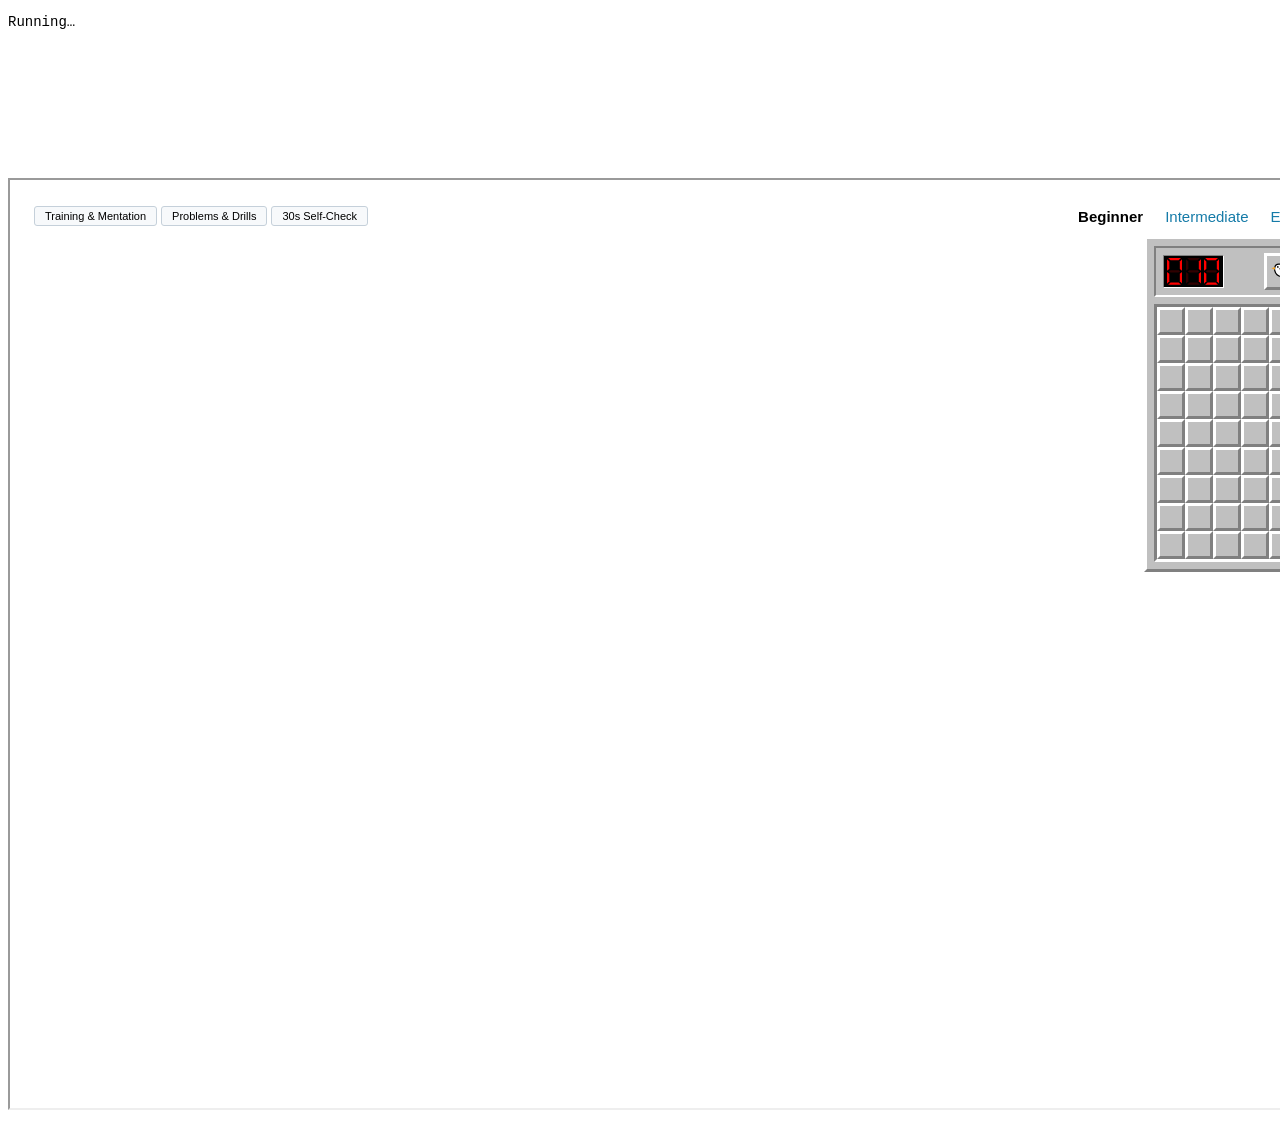
<file: tests/session-placement-layout-test.html>
<!doctype html>
<meta charset="utf-8">
<title>Session and placement layout regression</title>
<!-- The results box keeps a fixed height so the iframe stays in view: Firefox
     throttles animation frames in an iframe scrolled out of view, and the
     fixture waits on them. -->
<style>body{font:14px monospace}iframe{width:1216px;height:928px}pre{white-space:pre-wrap;height:150px;overflow:auto}</style>
<pre id="checks">Running…</pre>
<iframe src="../index.html" title="Layout fixture"></iframe>
<script>
document.querySelector('iframe').addEventListener('load', function () {
  const script = this.contentDocument.createElement('script');
  script.src = 'tests/session-placement-layout-fixture.js';
  this.contentDocument.body.appendChild(script);
});
</script>
</file>
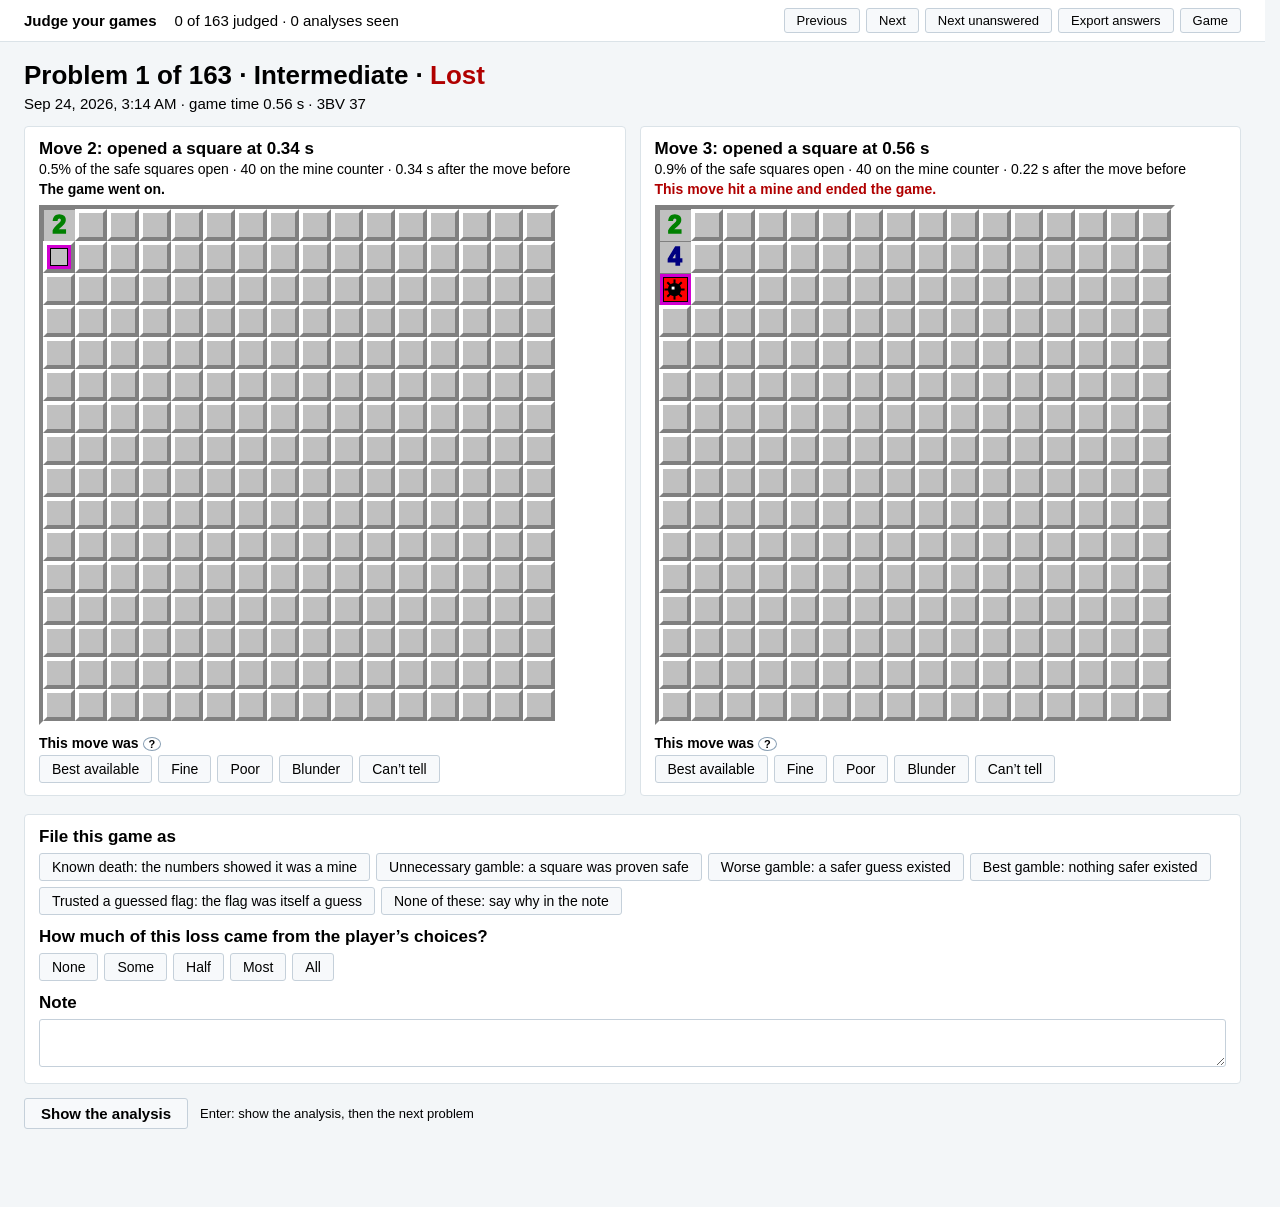
<file: analysis/judgment/judge.html>
<!DOCTYPE html>
<html lang="en">
<head>
<meta charset="utf-8">
<meta name="viewport" content="width=device-width, initial-scale=1">
<title>Minesweeper - Judge your games</title>
<link rel="stylesheet" href="../../style.css">
<link rel="stylesheet" href="judge.css?v=20261014-2">
<link rel="icon" type="image/svg+xml" href="../../favicon.svg">
</head>
<body class="judge-page">
<header id="judge-titlebar">
  <span id="judge-titlebar-name">Judge your games</span>
  <span id="judge-progress"></span>
  <nav id="judge-nav">
    <button type="button" class="ui-button" id="judge-prev">Previous</button>
    <button type="button" class="ui-button" id="judge-next">Next</button>
    <button type="button" class="ui-button" id="judge-next-open">Next unanswered</button>
    <button type="button" class="ui-button" id="judge-export">Export answers</button>
    <a class="ui-button" href="../../index.html">Game</a>
  </nav>
</header>
<main id="judge-layout">
  <p id="judge-status" role="status"></p>
  <section id="judge-problem" hidden>
    <h1 id="judge-heading"></h1>
    <p id="judge-game-facts"></p>
    <div id="judge-moments"></div>
    <section id="judge-game-questions">
      <h2>File this game as</h2>
      <div id="judge-categories" class="judge-choices"></div>
      <h2 id="judge-share-heading"></h2>
      <div id="judge-shares" class="judge-choices"></div>
      <h2><label for="judge-note">Note</label></h2>
      <textarea id="judge-note" rows="2"></textarea>
    </section>
    <div id="judge-reveal-row">
      <button type="button" class="ui-button" id="judge-reveal">Show the analysis</button>
      <span id="judge-keys">Enter: show the analysis, then the next problem</span>
    </div>
    <section id="judge-analysis" hidden>
      <h2>The analysis</h2>
      <table id="judge-game-analysis" class="judge-facts"></table>
    </section>
  </section>
</main>
<script src="../../board-icons.js"></script>
<script src="judge.js?v=20261123-guardian-angel"></script>
</body>
</html>
</file>
<file: style.css>
:root {
  --cell-size: 28px;
  /* Reserve the default footprint until saved board dimensions are loaded. */
  --board-width: 9;
  /* Classic Windows minesweeper palette, matching minesweeper.online's skin */
  --silver: #c0c0c0;
  --bevel-light: #ffffff;
  --bevel-dark: #808080;
  --bevel-size: calc(var(--cell-size) / 8);
  /* This game, wherever it appears, the charts' this-game dot included.
     Behind text it carries bold black; as a line or ring on white it gets a
     black edge, as the dot has its black ring. */
  --this-game: #87cefa;
}

* { box-sizing: border-box; }

/* Keep the scrollbar gutter reserved so a tall results panel appearing
   can't change the viewport width and nudge the centered board. */
html { scrollbar-gutter: stable; }

body {
  font-family: Arial, Helvetica, sans-serif;
  background: #ffffff;
  color: #000000;
  margin: 0;
  padding: 24px;
}

/* Full-width single-column page shell: the board owns the top stage across
   the entire width, the details panel docks into whichever flank has room
   (or drops directly below the board), and every after-board section runs
   the full page width underneath. */
#page-layout {
  display: grid;
  --game-sidebar-min-width: 320px;
  /* The board's clearance from the stage edges, the viewport, and the header
     rows; Guardian Angel callouts keep it from the edges and dock too.
     applyBoardPosition constrains offsets with this same value, so a board
     resting at it with a zero offset is never clamped. */
  --board-edge-inset: 8px;
  grid-template-columns: minmax(0, 1fr);
  gap: 8px;
  width: 100%;
}

#page-head {
  container-type: inline-size;
  container-name: page-head;
  width: 100%;
  min-width: 0;
}
#page-head-inner {
  display: grid;
  grid-template-columns: minmax(0, 1fr) auto minmax(0, 1fr);
  align-items: center;
  gap: 6px 16px;
  width: 100%;
}
#page-head-inner #site-nav {
  grid-column: 1;
  justify-self: start;
  display: flex;
  flex-wrap: wrap;
  align-items: center;
  gap: 4px;
}
#page-head-inner #difficulty-tabs { grid-column: 2; justify-self: center; }
#page-head-inner #top-bar { grid-column: 3; justify-self: end; }

/* When a left-docked details column starts at the top of the page (L1),
   the header and mode setup rows span the board's right flank so the left
   column reclaims the top space and mode tabs stay centered over the board. */
#page-layout[data-left-dock="true"] #page-head,
#page-layout[data-left-dock="true"] #mode-options,
#page-layout[data-left-dock="true"] #coach-bar,
#page-layout[data-left-dock="true"] #board-lab-panel {
  align-self: stretch;
  width: auto;
  margin-left: calc(var(--left-dock-width) + 18px);
}

@container page-head (max-width: 1180px) {
  #page-head-inner { grid-template-columns: auto minmax(0, 1fr); }
  #page-head-inner #site-nav { grid-column: 1 / -1; grid-row: 1; justify-self: start; }
  #page-head-inner #difficulty-tabs { grid-column: 1; grid-row: 2; justify-self: start; }
  #page-head-inner #top-bar { grid-column: 2; grid-row: 2; justify-self: end; }
}

@container page-head (max-width: 820px) {
  #page-head-inner { grid-template-columns: minmax(0, 1fr); }
  #page-head-inner #site-nav { grid-column: 1; grid-row: 1; justify-self: start; }
  #page-head-inner #top-bar { grid-column: 1; grid-row: 2; justify-self: end; }
  #page-head-inner #difficulty-tabs { grid-column: 1; grid-row: 3; justify-self: center; }
}

main {
  grid-column: 1;
  position: relative;
  display: flex;
  flex-direction: column;
  align-items: center;
  gap: 12px;
  width: 100%;
  min-width: 0;
}

/*-------SHARED CONTROLS (one look per kind of thing)-------*/

/* docs/product/ui-doctrine.md, "One look per kind of thing": every action or
   opener wears this one bordered button, every choice this one select, and
   facts are plain text with no border, fill, or pointer. Surfaces with their
   own sizes (the position editor, game data, the other pages' return links)
   override only what differs. */
.ui-button,
.return-to-game,
#replay-controls button {
  display: inline-block;
  padding: 3px 10px;
  border: 1px solid #c5d0da;
  border-radius: 3px;
  background: #f7f9fb;
  color: #000000;
  font: 11px Arial, Helvetica, sans-serif;
  text-decoration: none;
  cursor: pointer;
}

.ui-button:hover,
.ui-button:focus-visible,
.return-to-game:hover,
#replay-controls button:hover,
#replay-controls button:focus-visible {
  border-color: #8aa0b5;
  background: #e3edf6;
}

/* An opener holds this pressed look while its menu or editor is open. */
.ui-button[aria-expanded="true"],
.return-to-game[aria-current="page"] {
  border-color: #1f5f8b;
  background: #dcebf7;
  font-weight: 700;
  box-shadow: inset 0 1px 2px rgba(0, 0, 0, 0.12);
}

.site-subpage-nav,
.problems-nav-row {
  display: flex;
  flex-wrap: wrap;
  align-items: center;
  gap: 8px;
}

/* An action that repairs a failure (the archive folder): error red stays
   legible on its light fill. */
.ui-button.alert {
  border-color: #cc7777;
  background: #fff5f5;
  color: #8d3030;
  font-weight: bold;
}

.ui-select {
  padding: 2px 4px;
  border: 1px solid #c5d0da;
  border-radius: 3px;
  background: #f7f9fb;
  color: #000000;
  font: 11px Arial, Helvetica, sans-serif;
}

/*-------GAME CHOICE (the three presets, other modes, mode options)-------*/

#difficulty-tabs {
  position: relative;
  display: flex;
  flex-wrap: wrap;
  justify-content: center;
  max-width: 100%;
  align-items: center;
  gap: 8px 22px;
  font-size: 15px;
}

#difficulty-tabs a {
  color: #157ba8;
  text-decoration: none;
}

#difficulty-tabs a:hover { text-decoration: underline; }

#difficulty-tabs a.active {
  color: #000000;
  font-weight: bold;
  cursor: default;
  text-decoration: none;
}

/* The other modes menu is a peer of the three preset links, so it takes
   their size, and their weight once a mode from it is chosen. Closed, it
   stays a link's width; its open list shows every mode's whole name. */
#play-mode-select { max-width: 15em; font-size: 14px; }
#play-mode-select.active { font-weight: bold; }

/* Only for a mode from the other modes menu: the board size, the generator
   where the mode places mines with one, and the mode's own progress. */
#mode-options {
  display: flex;
  flex-wrap: wrap;
  justify-content: center;
  align-items: center;
  gap: 6px 18px;
  max-width: 100%;
  color: #000000;
  font-size: 13px;
}
#mode-options[hidden],
#board-generator[hidden] { display: none; }
#board-generator {
  display: inline-flex;
  align-items: center;
  gap: 5px;
}

/*-------TOP BAR (today's play, daily limits, settings)-------*/

/* The page's upper right: play context (states, archive status), see scores,
   today's use against the daily limits, then the daily limits link and
   settings button at the right end. */
#top-bar {
  display: flex;
  flex-wrap: wrap;
  justify-content: flex-end;
  align-items: center;
  gap: 4px 10px;
  min-width: 0;
  background: #ffffff;
  color: #000000;
  font-size: 11px;
  white-space: nowrap;
}

/* Today's use is a fact: plain text, never a control. */
#play-limits-use {
  font-weight: bold;
  font-variant-numeric: tabular-nums;
}
#play-limits-use[hidden] { display: none; }
#play-limits-use.reached { color: #a40000; }
/* Answers a refused flag press; an outline takes no layout space. */
#play-limits-use.refused { outline: 3px solid #a40000; outline-offset: 2px; }

/*-------SETTINGS ROW (the player's global configuration, at the page foot)-------*/

/* What the player configures for every game, besides the daily limits link
   and the settings page's button in the top bar, sits in this one row: the
   session window and the board display (Zoom, position, pixel ratio). Each
   group keeps together when the row wraps, and wider gaps separate the
   groups. */
#settings-row {
  display: flex;
  flex-wrap: wrap;
  justify-content: center;
  align-items: center;
  gap: 6px 22px;
  margin-top: 14px;
  color: #000000;
  font-size: 11px;
}
.settings-row-group {
  display: inline-flex;
  flex-wrap: nowrap;
  align-items: center;
  gap: 5px 6px;
  white-space: nowrap;
}
#zoom-label {
  display: inline-flex;
  align-items: center;
  gap: 5px;
}

#pixel-ratio-value {
  font-weight: bold;
  font-variant-numeric: tabular-nums;
}

#board-position-panel {
  position: fixed;
  z-index: 30;
  width: 350px;
  overflow: auto;
  border: 2px solid #417ca4;
  border-radius: 5px;
  background: #ffffff;
  padding: 0 10px 9px;
  box-shadow: 0 3px 10px rgba(34, 56, 70, 0.16);
  color: #000000;
  font: 11px Arial, Helvetica, sans-serif;
  text-align: left;
}

#board-position-panel[hidden] { display: none; }

.board-position-row {
  display: grid;
  grid-template-columns: 62px minmax(0, 1fr) 62px;
  align-items: center;
  gap: 7px;
  margin: 3px 0;
}

.board-position-row input[type="range"] {
  width: 100%;
  margin: 0;
}

.board-position-slider {
  min-width: 0;
}

.board-position-ticks {
  display: grid;
  grid-template-columns: repeat(5, 1fr);
  margin-top: -1px;
  color: #000000;
  font-size: 8px;
  font-variant-numeric: tabular-nums;
  text-align: center;
}

.board-position-ticks span::before {
  display: block;
  width: 1px;
  height: 4px;
  margin: 0 auto 1px;
  background: #7890a0;
  content: "";
}

.board-position-ticks span:first-child {
  text-align: left;
}

.board-position-ticks span:first-child::before {
  margin-left: 0;
}

.board-position-ticks span:last-child {
  text-align: right;
}

.board-position-ticks span:last-child::before {
  margin-right: 0;
}

.board-position-row input[type="number"] {
  width: 62px;
  font: inherit;
}

#board-position-actions {
  position: sticky;
  top: 0;
  display: flex;
  align-items: center;
  gap: 7px;
  margin-bottom: 7px;
  padding: 9px 0 7px;
  background: #ffffff;
  border-bottom: 1px solid #d5e1e9;
}

#board-position-title {
  margin-right: auto;
  font-size: 13px;
}

#board-position-actions button {
  border: 1px solid #c5d0da;
  border-radius: 3px;
  background: #f7f9fb;
  min-height: 32px;
  padding: 5px 12px;
  color: #000000;
  font: 13px Arial, Helvetica, sans-serif;
  cursor: pointer;
}

#board-position-actions #board-position-done {
  border-color: #24648c;
  background: #24648c;
  color: #ffffff;
  font-weight: bold;
}

#scores-nav[hidden] { display: none; }

/* High scores: one small row in the side column, beside the play context. */
#scores-nav {
  display: flex;
  flex: 0 1 auto;
  flex-wrap: wrap;
  align-items: center;
  justify-content: flex-end;
  gap: 4px 6px;
  margin: 0;
  font-size: 11px;
  min-width: 0;
  overflow-anchor: none;
}

#path-view-legend[hidden],
#replay-controls[hidden] {
  display: none;
}

/* The complete key shares the sidebar's normal flow with the stats. */
#path-view-legend {
  width: 100%;
  margin: 0;
  padding: 8px;
  border: 1px solid #000000;
  border-radius: 3px;
  background: #ffffff;
  color: #000000;
  text-align: left;
  font-variant-numeric: tabular-nums;
}
#path-view-legend[hidden] { display: none; }

.path-legend-row {
  display: flex;
  flex-direction: column;
  align-items: stretch;
  gap: 5px;
}

.path-legend-row + .path-legend-row { margin-top: 8px; }

.path-legend-title {
  padding-bottom: 2px;
  border-bottom: 1px solid #000000;
  color: #000000;
  font-size: 13px;
  font-weight: bold;
}

.path-legend-text {
  display: flex;
  flex-direction: column;
  gap: 1px;
  min-width: 0;
}

.path-legend-means {
  color: #000000;
  font-size: 12px;
  font-weight: bold;
  line-height: 1.25;
}

.path-legend-detail {
  color: #000000;
  font-size: 11px;
  line-height: 1.3;
}

.path-gradient-scale {
  display: inline-grid;
  grid-template-columns: auto 112px auto;
  align-items: center;
  gap: 5px;
}

.path-gradient-bar {
  width: 112px;
  height: 7px;
  border: 1px solid #8093a1;
  border-radius: 2px;
  background: linear-gradient(90deg,
    hsl(220, 88%, 42%), hsl(110, 88%, 42%), hsl(0, 88%, 42%));
}

.path-gradient-bar.path-time-gradient {
  background: linear-gradient(90deg, hsl(211, 85%, 78%), hsl(211, 85%, 22%));
}

.path-gradient-mid {
  width: 112px;
  margin: -3px auto 0;
  color: #000000;
  font-size: 9px;
  text-align: center;
}

.path-legend-key {
  display: flex;
  align-items: flex-start;
  gap: 8px;
}

/* Legend swatches take the shape the board draws for that encoding, at
   the size of a small board cell, so a reader matches form as well as
   color at a glance. --swatch-color is set per item. The swatch box is a
   fixed 22px column so the wording lines up down the whole key. */
.path-legend-swatch {
  display: inline-flex;
  flex: none;
  align-items: center;
  justify-content: center;
  box-sizing: border-box;
  width: 22px;
  height: 22px;
  margin-top: 0;
  border-radius: 2px;
  background: linear-gradient(var(--swatch-color), var(--swatch-color))
    center / 100% 5px no-repeat;
}

/* Filled dot: the path views' click markers. */
.path-legend-swatch.dot {
  background: radial-gradient(circle at center,
    var(--swatch-color) 0 5px, #ffffff 5.5px 6.5px, #6f7d87 7px 7.5px,
    transparent 8px);
}

/* Hollow ring: the review mode numbered action markers. */
.path-legend-swatch.form-dot {
  background: radial-gradient(circle at center,
    #ffffff 0 4.5px, var(--swatch-color) 5px 8px, transparent 8.5px);
}

.path-legend-swatch.form-ring,
.path-legend-swatch.form-dashed,
.path-legend-swatch.form-dashed-thin,
.path-legend-swatch.form-fill {
  border-radius: 1px;
  background: #d9d9d9;
}

.path-legend-swatch.form-ring {
  box-shadow: inset 0 0 0 4px var(--swatch-color);
}

.path-legend-swatch.form-dashed {
  border: 3px dashed var(--swatch-color);
}

.path-legend-swatch.form-dashed-thin {
  border: 1px dashed var(--swatch-color);
}

.path-legend-swatch.form-fill {
  background: var(--swatch-color);
  border: 1px solid #6f7d87;
}

.path-legend-swatch.form-flag,
.path-legend-swatch.form-badge,
.path-legend-swatch.form-crosshair,
.path-legend-swatch.form-leader {
  background: #ffffff;
  color: var(--swatch-color);
  line-height: 1;
  text-align: center;
}

.path-legend-swatch.form-flag {
  border: 1px solid #6f7d87;
}

.path-legend-swatch.form-flag svg {
  display: block;
  width: 14px;
  height: 14px;
}

.path-legend-swatch.form-badge {
  border: 1px solid #6f7d87;
  font: 700 11px/1 Arial, sans-serif;
}

.path-legend-swatch.form-crosshair {
  font: 700 20px/1 Arial, sans-serif;
}

.path-legend-swatch.form-leader {
  font: 700 18px/1 Arial, sans-serif;
}

.path-legend-note {
  color: #000000;
  font-size: 11px;
  line-height: 1.3;
  text-align: left;
}

/* The replay transport under the board, laid out as a video player's: the
   position slider across the top, Start, back, play/pause, forward, End
   beneath it, then the status. It is as wide as the board frame
   (--board-frame-width, set by syncBoardLayout), never narrower than its
   five buttons need, and moves with the board. */
#replay-controls {
  display: grid;
  grid-template-columns: repeat(5, minmax(0, 1fr));
  box-sizing: border-box;
  width: min(var(--stage-width, 100vw), max(340px, var(--board-frame-width, 340px), min(620px, var(--replay-room-width, 0px))));
  margin: 8px auto 0;
  align-items: center;
  gap: 6px;
}
#replay-controls > button { grid-row: 2; }
#replay-controls > #replay-slider-wrap { grid-column: 1 / -1; grid-row: 1; }
#replay-controls > #replay-status { grid-column: 1 / -1; grid-row: 3; }

#replay-controls button {
  display: flex;
  justify-content: center;
  align-items: center;
  min-width: 25px;
  min-height: 25px;
  padding-inline: 5px;
}
#replay-controls button svg {
  width: 11px;
  height: 11px;
  fill: currentColor;
}
#replay-controls .replay-chevron {
  fill: none;
  stroke: currentColor;
  stroke-width: 1.8;
}
#replay-play .replay-pause-icon,
#replay-play.playing .replay-play-icon { display: none; }
#replay-play.playing .replay-pause-icon { display: block; }

/* The status line's values (action number, in-game time, action kind) are
   its most legible text; the words between them are secondary. */
#replay-status {
  box-sizing: border-box;
  flex: 1 0 100%;
  min-height: 20px;
  color: #000000;
  font-size: 12px;
  font-variant-numeric: tabular-nums;
  text-align: center;
}

.replay-status-value {
  font-size: 16px;
  font-weight: bold;
  color: #000000;
}

/* The replay's view toggles end the transport, each group one wrapping row
   led by its heading: the board overlays, each on or off, then the mouse
   path views, one at a time. A toggle keeps its box when pressed, so the
   transport never changes height as they switch. */
#replay-controls > #replay-overlay-control { grid-row: 4; }
#replay-controls > #path-view-control { grid-row: 5; }
#replay-controls > #replay-mentation { grid-row: 6; }
#replay-overlay-control,
#path-view-control,
#replay-mentation {
  grid-column: 1 / -1;
  display: flex;
  flex-wrap: wrap;
  align-items: center;
  gap: 3px;
  color: #000000;
}

#replay-mentation {
  padding-top: 2px;
  font-size: 11.5px;
  line-height: 1.35;
}

.replay-mentation-copy {
  flex: 1 1 220px;
}

.cell.replay-witness {
  box-shadow: inset 0 0 0 2.5px #0057d9;
}

#replay-mentation-panel {
  margin-top: 10px;
}

.replay-tom-card {
  display: flex;
  flex-direction: column;
  gap: 8px;
  padding: 10px 12px;
  border: 1px solid #b9c8d2;
  border-radius: 6px;
  background: #ffffff;
  color: #000000;
  font-size: 12px;
  line-height: 1.4;
}

.replay-tom-head {
  font-size: 13px;
  font-weight: 700;
  border-bottom: 1px solid #dbe3e8;
  padding-bottom: 5px;
}

.replay-tom-section {
  padding: 7px 9px;
  border-radius: 5px;
  border-left: 4px solid #417ca4;
  background: #f5f9fc;
}

.replay-tom-intent-alert {
  border-left-color: #c62828;
  background: #fff4f4;
}

.replay-tom-deduction {
  border-left-color: #1b8a3f;
  background: #f2faf4;
}

.replay-tom-label {
  font-weight: 700;
  margin-bottom: 2px;
}

.replay-tom-detail {
  margin: 0;
}

.replay-tom-calibrate {
  display: flex;
  flex-direction: column;
  gap: 6px;
  padding-top: 6px;
  border-top: 1px solid #dbe3e8;
}

.replay-tom-verdict-row {
  display: flex;
  flex-wrap: wrap;
  align-items: center;
  gap: 5px;
}

.replay-tom-verdict-row button[aria-pressed="true"] {
  border-color: #1f5f8b;
  background: #b7d8f0;
  box-shadow: inset 0 0 0 1px #1f5f8b;
}

.replay-tom-badge {
  font-size: 11px;
  font-weight: 700;
}

.replay-tom-reasons {
  display: grid;
  grid-template-columns: repeat(auto-fit, minmax(190px, 1fr));
  gap: 3px 8px;
  font-size: 11.5px;
}

.replay-tom-reason {
  display: flex;
  align-items: center;
  gap: 4px;
  cursor: pointer;
}

.replay-tom-note {
  width: 100%;
  box-sizing: border-box;
  padding: 5px 7px;
  border: 1px solid #b9c8d2;
  border-radius: 4px;
  color: #000000;
  font: inherit;
  font-size: 11.5px;
}

.replay-tom-foot-link {
  font-size: 11.5px;
  font-weight: 600;
  color: #0b5d97;
  text-decoration: none;
}

.replay-tom-foot-link:hover {
  text-decoration: underline;
}

.path-view-heading {
  margin-right: 2px;
  font-size: 11px;
  font-weight: bold;
}

#replay-overlay-control button,
#path-view-control button {
  padding-inline: 4px;
  white-space: nowrap;
}

/* On reads apart from hover at a glance: a darker fill, and an inset shadow
   that doubles the border inside the same box. */
#replay-overlay-control button[aria-pressed="true"],
#path-view-control button[aria-pressed="true"] {
  border-color: #1f5f8b;
  background: #b7d8f0;
  color: #000000;
  box-shadow: inset 0 0 0 1px #1f5f8b;
}

/* Game-history slider: notches for every action (thinned when crowded) and
   black numeric labels at both endpoints plus the interior quarters. The
   current value is spelled out in the status line beside it. */
#replay-slider-wrap {
  position: relative;
  flex: 1 1 260px;
  box-sizing: border-box;
  padding-top: 15px;
  padding-bottom: 17px;
}

/* The current action number rides above the thumb, so the slider's value
   is readable at the slider itself, not only in the status line. */
#replay-slider-value {
  position: absolute;
  top: 0;
  /* JS sets --thumb (0–100%); the 8px insets match the notch scale's, so
     the label tracks the thumb across the track's travel. */
  left: calc(8px + (100% - 16px) * var(--thumb, 0.5));
  transform: translateX(-50%);
  min-width: 1.6em;
  padding: 0 3px;
  border: 1px solid #45657a;
  border-radius: 3px;
  background: #ffffff;
  color: #000000;
  font: bold 11px/1.2 Arial, sans-serif;
  font-variant-numeric: tabular-nums;
  text-align: center;
  pointer-events: none;
}

#replay-slider-value:empty { display: none; }

#replay-slider {
  width: 100%;
  margin: 0;
}

#replay-slider-scale {
  position: absolute;
  /* below the 15px value-label band plus the range input's own height */
  top: 36px;
  right: 8px;
  left: 8px;
  height: 16px;
  pointer-events: none;
}

.replay-slider-notch {
  position: absolute;
  top: 0;
  width: 1px;
  height: 5px;
  background: #45657a;
  transform: translateX(-0.5px);
}

.replay-slider-label {
  position: absolute;
  top: 5px;
  transform: translateX(-50%);
  color: #000000;
  font-size: 10px;
  font-variant-numeric: tabular-nums;
}

/* Interpretive legend chips: one per color class; hovering one spotlights
   its path segments, and hovering the path lights the matching chip. */
.path-bin-chip {
  display: flex;
  align-items: center;
  justify-content: flex-start;
  gap: 8px;
  padding: 2px 6px;
  border: 1px solid #8093a1;
  border-radius: 3px;
  background: #ffffff;
  color: #000000;
  font: inherit;
  font-size: 11px;
  font-variant-numeric: tabular-nums;
  cursor: pointer;
}

.path-bin-chip.hot {
  border-color: #173f57;
  background: #dcecf5;
  box-shadow: inset 0 0 0 1px #ffffff;
}

.path-tooltip {
  position: fixed;
  z-index: 60;
  padding: 3px 7px;
  border: 1px solid #000000;
  border-radius: 3px;
  background: #ffffff;
  color: #000000;
  font-size: 12px;
  font-weight: bold;
  font-variant-numeric: tabular-nums;
  pointer-events: none;
}

.path-tooltip[hidden] {
  display: none;
}

#custom-form {
  display: flex;
  gap: 14px;
  align-items: center;
}

#custom-form input { width: 60px; }

/*-------BOARD LAB (the board-generation exploration mode)-------*/

#board-lab-panel[hidden] { display: none; }

#board-lab-panel {
  display: flex;
  flex-direction: column;
  align-items: center;
  gap: 6px;
  margin-bottom: 12px;
  font-size: 13px;
  color: #000000;
}

#board-lab-note {
  margin: 0 0 2px;
  font-size: 12px;
  color: #000000;
}

.lab-row {
  display: flex;
  align-items: center;
  gap: 10px;
}

.lab-name {
  width: 130px;
  text-align: right;
  color: #000000;
}

.lab-row input[type="range"] { width: 240px; }

.lab-value {
  width: 44px;
  text-align: left;
  font-weight: bold;
}

#board-lab-new {
  margin-top: 4px;
  padding: 3px 12px;
  font-size: 12px;
}

/*-------COACHING PRACTICE MODES (bar, live cell cues, post-game recap)-------*/

#coach-bar[hidden],
#coach-flag-budget-wrap[hidden],
#coach-bail-delay-wrap[hidden],
#coach-budget-status[hidden],
#coach-state-readout[hidden],
#coach-checkin-btn[hidden] { display: none; }

#coach-bar {
  display: flex;
  flex-direction: column;
  align-items: center;
  gap: 4px;
  max-width: 100%;
  color: #000000;
  font-size: 12px;
}

#coach-controls {
  display: flex;
  flex-wrap: wrap;
  justify-content: center;
  align-items: center;
  gap: 6px 14px;
}

#coach-flag-budget-wrap,
#coach-bail-delay-wrap {
  display: inline-flex;
  align-items: center;
  gap: 5px;
}

#coach-budget-status {
  font-weight: bold;
  font-variant-numeric: tabular-nums;
}

#coach-budget-status.coach-budget-hit {
  color: #a40000;
}

#coach-state-readout {
  font-variant-numeric: tabular-nums;
}

/* Fixed line height prevents live coaching messages from nudging the board. */
#coach-live-cue {
  min-height: 18px;
  line-height: 18px;
  font-weight: bold;
  font-variant-numeric: tabular-nums;
  text-align: center;
}

.cell.coach-noop {
  box-shadow: inset 0 0 0 3px #c62828;
}

.cell.coach-warn {
  box-shadow: inset 0 0 0 3px #d17a00;
}

.cell.coach-wrong-flag {
  box-shadow: inset 0 0 0 3px #b71c1c;
}

.cell.coach-bail-target {
  box-shadow: inset 0 0 0 3px #00796b;
}

.cell.coach-easy-local {
  box-shadow: inset 0 0 0 3px #2e7d32;
}

.cell.coach-shield-safe {
  box-shadow: inset 0 0 0 3px #1565c0;
}

.coach-recap {
  width: 100%;
  max-width: 960px;
  margin: 0 auto 12px;
  padding: 10px 14px;
  border: 1px solid #c5d0da;
  border-radius: 5px;
  background: #f7f9fb;
  color: #000000;
  text-align: left;
  font-size: 12px;
}

.coach-recap-head {
  display: flex;
  flex-wrap: wrap;
  align-items: center;
  justify-content: space-between;
  gap: 8px;
  margin-bottom: 8px;
}

.coach-recap-title {
  margin: 0;
  font-size: 13px;
  font-weight: bold;
}

.coach-recap-grid {
  display: grid;
  grid-template-columns: repeat(auto-fit, minmax(170px, max-content));
  gap: 4px 18px;
  margin: 0;
}

.coach-recap-grid dt {
  font-weight: bold;
}

.coach-recap-grid dd {
  margin: 0 0 4px;
  font-variant-numeric: tabular-nums;
}

.coach-recap-moments {
  display: flex;
  flex-wrap: wrap;
  align-items: center;
  gap: 5px 6px;
  margin-top: 8px;
  padding-top: 8px;
  border-top: 1px solid #dbe3e8;
}

.coach-recap-moments-label {
  font-weight: bold;
}

.coach-moment-btn {
  font-variant-numeric: tabular-nums;
}

/*-------GAME FRAME (classic chrome)-------*/

body.trial-offboard #game-frame {
  display: none !important;
}

#game-frame {
  display: block;
  width: max-content;
  margin-inline: auto;
  background: var(--silver);
  padding: calc(var(--cell-size) / 4);
  border: calc(var(--cell-size) / 8) solid;
  border-color: var(--bevel-light) var(--bevel-dark) var(--bevel-dark) var(--bevel-light);
}

/* Keep the frame measurable for layout restoration without inviting input
   before startup completes. Removing game-booting reveals and enables it in
   the same turn; neither visibility nor the status changes its footprint. */
.game-booting #game-frame {
  visibility: hidden;
}

.game-booting #board:empty {
  height: calc(9 * var(--cell-size) + 2 * var(--bevel-size));
}

#startup-status {
  display: none;
}

.game-booting #startup-status {
  position: absolute;
  top: 12px;
  left: 50%;
  display: flex;
  align-items: center;
  gap: 7px;
  width: max-content;
  max-width: min(90vw, 360px);
  transform: translateX(-50%);
  color: #000000;
  font-size: 12px;
  line-height: 1.35;
  text-align: left;
}

.startup-dot {
  width: 7px;
  height: 7px;
  flex: none;
  border-radius: 50%;
  background: #417ca4;
  box-shadow: 0 0 0 3px #e3edf6;
}

.game-booting #startup-status.startup-error {
  color: #8f1f0e;
}

/* The main script paints the LCD segments before storage completes. Reserve
   their exact footprint at first paint so that operation cannot resize the
   top panel. */
.game-booting .lcd {
  min-width: calc(
    3 * var(--cell-size) * 13 / 24
    + 2 * var(--cell-size) * 3 / 24
    + 2 * var(--cell-size) * 3 / 24
    + 2px);
  min-height: calc(
    var(--cell-size) * 23 / 24
    + 2 * var(--cell-size) * 2 / 24
    + 2px);
}

/* Event handlers are installed while IndexedDB is still opening. Keep the
   visibly loading chrome from accepting an action it cannot honor yet. */
.game-booting #top-bar,
.game-booting #difficulty-tabs,
.game-booting #mode-options,
.game-booting #coach-bar,
.game-booting #top-right,
.game-booting #game-frame,
.game-booting #scores-nav,
.game-booting #backup,
.game-booting #settings-row {
  pointer-events: none;
}

/*-------GUARDIAN ANGEL-------*/

/* To the board's right, at game end only: a single chip counting the
   game's Guardian Angel interventions ("your Guardian Angel intervened once
   to keep you safe"). Nothing pops up mid-game. Occupies no layout space,
   so the board never moves. */
#guardian-angel-live {
  position: absolute;
  left: calc(100% + 14px);
  top: 20%;
  display: flex;
  flex-direction: column;
  align-items: flex-start;
  gap: 7px;
  pointer-events: none;
  z-index: 4;
}

#guardian-angel-live.guardian-angel-left {
  right: calc(100% + 14px);
  left: auto;
  align-items: flex-end;
}

#guardian-angel-live.guardian-angel-below {
  top: calc(100% + 8px);
  right: auto;
  left: 0;
  align-items: flex-start;
}

.guardian-angel-live-word {
  width: max-content;
  max-width: 240px;
  pointer-events: auto;
  font-family: "Arial Black", "Arial Bold", Arial, sans-serif;
  font-weight: 900;
  font-size: 14px;
  line-height: 1.2;
  letter-spacing: 0.5px;
  color: #b3121b;
  border: 2px double #b3121b;
  border-radius: 4px;
  padding: 4px 8px;
  transform: rotate(-4deg);
  animation: guardian-angel-live-print 0.35s cubic-bezier(0.15, 1.35, 0.4, 1);
}

@keyframes guardian-angel-live-print {
  from { transform: rotate(-4deg) scale(2.2); opacity: 0; }
  to { transform: rotate(-4deg) scale(1); opacity: 1; }
}

#top-panel {
  display: flex;
  justify-content: space-between;
  align-items: center;
  padding: calc(var(--cell-size) / 6) calc(var(--cell-size) / 4);
  margin-bottom: calc(var(--cell-size) / 4);
  border: calc(var(--cell-size) / 12) solid;
  border-color: var(--bevel-dark) var(--bevel-light) var(--bevel-light) var(--bevel-dark);
  /* The whole panel restarts the game, not just the face button */
  cursor: pointer;
}

/*-------LCD COUNTERS-------*/

.lcd {
  display: flex;
  background: #000000;
  gap: calc(var(--cell-size) * 3 / 24);
  padding: calc(var(--cell-size) * 2 / 24) calc(var(--cell-size) * 3 / 24);
  border: 1px solid;
  border-color: var(--bevel-dark) var(--bevel-light) var(--bevel-light) var(--bevel-dark);
}

.lcd svg {
  width: calc(var(--cell-size) * 13 / 24);
  height: calc(var(--cell-size) * 23 / 24);
  display: block;
}

.lcd polygon { fill: #300000; }
.lcd polygon.on { fill: #ff0000; }

/*-------FACE BUTTON-------*/

#face-button {
  width: calc(var(--cell-size) * 26 / 24 + 2 * var(--bevel-size));
  height: calc(var(--cell-size) * 26 / 24 + 2 * var(--bevel-size));
  padding: 1px;
  background: var(--silver);
  border: var(--bevel-size) solid;
  border-color: var(--bevel-light) var(--bevel-dark) var(--bevel-dark) var(--bevel-light);
  cursor: pointer;
}

#face-button:active {
  border-color: var(--bevel-dark) var(--bevel-light) var(--bevel-light) var(--bevel-dark);
}

#face-button svg { width: 100%; height: 100%; display: block; }

/*-------BOARD-------*/

#board {
  display: grid;
  grid-template-columns: repeat(var(--board-width), var(--cell-size));
  border: var(--bevel-size) solid;
  border-color: var(--bevel-dark) var(--bevel-light) var(--bevel-light) var(--bevel-dark);
  user-select: none;
}

/* Anchor for the after-game cursor-path overlay */
#board { position: relative; }

/* After-game cursor-path overlay: sits over the cells, never intercepts
   input. Sized and offset from JS to cover the board's border box (the
   geometry the trace's layout events measured). */
#path-canvas {
  position: absolute;
  pointer-events: none;
  z-index: 3;
}

/* Review mode board encodings. Colors come from REPLAY_ENCODINGS in
   game/replay-model.js, published as --replay-<key> custom properties, so the
   board, the legend swatches, and the canvas painter share one table.
   Solver deductions live on their own visual channel: dashed inner rings
   drawn by ::after. Player-action marks (choices, acted square) stay on
   box-shadow, so a square can carry both kinds at once without one mark
   silently replacing the other. */
.cell.replay-safe::after,
.cell.replay-chord-now::after,
.cell.replay-chord-after-marks::after,
.cell.replay-chord-after-marks-single::after,
.cell.replay-mine::after {
  content: '';
  position: absolute;
  inset: 1px;
  z-index: 1;
  pointer-events: none;
}

.cell.replay-safe::after {
  border: 2px dashed var(--replay-safe);
}

/* background-color (not the shorthand) so the gold action wash, which is a
   background-image, can stack on top when the same square was opened. */
.cell.replay-safe.replay-chord-open {
  background-color: var(--replay-chord-open);
}

.cell.replay-chord-now::after {
  border: 2px dashed var(--replay-chord-now);
}

/* Chordable once its proven mines are marked: the mark-mine + chord combo.
   A combo opening a single cell is a dominated option (never faster than
   that cell's raw click) and is drawn thin. */
.cell.replay-chord-after-marks::after {
  border: 2px dashed var(--replay-chord-after-marks);
}

.cell.replay-chord-after-marks-single::after {
  inset: 2px;
  border: 1px dashed var(--replay-chord-after-marks-single);
}

.cell.replay-mine::after {
  border: 2px dashed var(--replay-mine);
}

/* Mark-mine move: a mini flag badge on every unflagged proven mine, kept in
   the top-left corner so the mine glyph and the probability badge stay
   visible. */
.replay-flag-hint {
  position: absolute;
  left: 0;
  top: 0;
  z-index: 2;
  padding: 1px;
  background: #ffffff;
  border-bottom-right-radius: 3px;
  pointer-events: none;
}

/* Three classes to outrank the later `.cell.hidden svg` flag sizing. */
.cell.hidden .replay-flag-hint svg {
  display: block;
  width: calc(var(--cell-size) * 0.34);
  height: calc(var(--cell-size) * 0.34);
}

/* Only the cell's own flag/mine glyph dims on a proven mine; the mark-mine
   hint (an svg inside its own span) stays at full strength. */
.cell.replay-mine > svg {
  opacity: 0.55;
}

.replay-prob {
  position: absolute;
  right: 0;
  bottom: 0;
  z-index: 2;
  padding: 0 2px;
  background: #ffffff;
  border-top-left-radius: 3px;
  color: var(--replay-prob);
  font-family: Arial, sans-serif;
  font-size: calc(var(--cell-size) * 0.30);
  line-height: 1.3;
  font-weight: 700;
  -webkit-text-stroke: 0;
  pointer-events: none;
}

.cell.replay-choice {
  box-shadow: inset 0 0 0 3px var(--replay-choice);
}

/* The square the action was performed on (for a chord: the number that was
   clicked). Cells the action changed — e.g. the squares a chord opened —
   get a translucent gold wash instead of another ring. */
.cell.replay-trigger {
  box-shadow: inset 0 0 0 3px var(--replay-trigger), inset 0 0 0 5px #201500;
}

.cell.replay-choice.replay-trigger {
  box-shadow: inset 0 0 0 3px var(--replay-trigger), inset 0 0 0 5px #201500,
    inset 0 0 0 8px var(--replay-choice);
}

.cell.replay-selected {
  background-image: linear-gradient(
    color-mix(in srgb, var(--replay-selected) 38%, transparent),
    color-mix(in srgb, var(--replay-selected) 38%, transparent));
}

#replay-choice-areas {
  position: absolute;
  inset: 0;
  z-index: 4;
  overflow: visible;
  pointer-events: none;
}

#replay-choice-areas svg {
  position: absolute;
  inset: 0 auto auto 0;
  overflow: visible;
}

.replay-area-leader {
  fill: none;
  stroke: var(--replay-area);
  stroke-width: 1.5;
}

.replay-area-label {
  position: absolute;
  width: max-content;
  padding: 2px 4px;
  border: 1px solid #8a72b6;
  border-radius: 2px;
  background: rgba(255, 255, 255, 0.96);
  color: #3f286c;
  box-shadow: 0 1px 2px rgba(35, 22, 58, 0.18);
  font: bold 10px/1.25 Arial, sans-serif;
  white-space: nowrap;
}

.cell {
  /* anchor for replay overlay rings and the mine-probability badge */
  position: relative;
  width: var(--cell-size);
  height: var(--cell-size);
  display: flex;
  align-items: center;
  justify-content: center;
  /* Heavy blocky digits like the original bitmap numbers; the text stroke
     fattens glyphs even when no true black-weight font is installed */
  font-family: "Arial Black", "Arial Bold", Arial, sans-serif;
  font-weight: 900;
  /* 0.66 of the square up to zoom 28 and 0.94 from zoom 40, straight between,
     so large squares are not left mostly empty and no zoom step jumps; the
     player's number size (set by setNumberSize) scales that */
  font-size: calc(clamp(
    calc(var(--cell-size) * 0.66),
    calc(28px * 0.66 + (var(--cell-size) - 28px) * (40 * 0.94 - 28 * 0.66) / (40 - 28)),
    calc(var(--cell-size) * 0.94)) * var(--number-size));
  -webkit-text-stroke: calc(1em / 17) currentColor;
  line-height: 1;
  background: var(--silver);
}

.cell.hidden {
  border: var(--bevel-size) solid;
  border-color: var(--bevel-light) var(--bevel-dark) var(--bevel-dark) var(--bevel-light);
}

.cell.pressed,
.cell.revealed {
  border: 0;
  border-top: 1px solid var(--bevel-dark);
  border-left: 1px solid var(--bevel-dark);
}

/* Large counts' font box extends past the cell's top and bottom edges even
   when the ink fits inside; clipping stops a revealed number from stealing
   clicks off the bottom of the square above it (leaving .cell.hidden unclipped
   so flags larger than 75% still reach over the bevel). */
.cell.revealed {
  overflow: clip;
}

/* Mines, crossed out or not, at the player's mine size (set by setMineSize). */
.cell svg {
  width: calc(var(--cell-size) * 0.72 * var(--mine-size));
  height: calc(var(--cell-size) * 0.72 * var(--mine-size));
  display: block;
}

.cell.hidden svg {
  /* a replay's proven-mine glyph sits inside the bevel */
  width: calc(var(--cell-size) * 0.62 * var(--mine-size));
  height: calc(var(--cell-size) * 0.62 * var(--mine-size));
}

/* The flag's size is the player's share of the square (set by setFlagSize);
   above 0.75 it reaches over the bevel, so it must not shrink to fit. */
.cell.hidden > svg.flag {
  width: calc(var(--cell-size) * var(--flag-size));
  height: calc(var(--cell-size) * var(--flag-size));
  flex-shrink: 0;
}

/* The large mine styles fill the open square like the large digits. */
.cell.revealed svg.mine-full-size {
  width: calc(var(--cell-size) * 0.92 * var(--mine-size));
  height: calc(var(--cell-size) * 0.92 * var(--mine-size));
}

.cell.mine-hit { background: #ff0000; }

/* The dots number display: the count lives only in the classic color,
   inherited from the cell's nN class via currentColor. */
.cell .num-dot {
  width: calc(var(--cell-size) * 0.45 * var(--number-size));
  height: calc(var(--cell-size) * 0.45 * var(--number-size));
  border-radius: 50%;
  background: currentColor;
}

/* Classic number colors */
.cell.n1 { color: #0000ff; }
.cell.n2 { color: #008000; }
.cell.n3 { color: #ff0000; }
.cell.n4 { color: #000080; }
.cell.n5 { color: #800000; }
.cell.n6 { color: #008080; }
.cell.n7 { color: #000000; }
.cell.n8 { color: #808080; }

/*-------RESULTS-------*/

/* Zone 1: board-first top stage spanning full page width. The board is placed
   first inside #top-stage; #game-sidebar docks into whichever flank fits or
   flows directly below #game-area without ever moving the board. */
#top-stage {
  position: relative;
  width: 100%;
  min-width: 0;
}

#game-area {
  width: max-content;
  margin-inline: auto;
  position: relative;
  transform: translate(
    var(--board-position-applied-x, 0px),
    var(--board-position-applied-y, 0px));
  margin-bottom: var(--board-position-flow-clearance, 0px);
}

#board-position-drag-surface {
  position: absolute;
  z-index: 20;
  border: 3px dashed #417ca4;
  background: rgba(65, 124, 164, 0.08);
  cursor: move;
  touch-action: none;
}

#board-position-drag-surface[hidden] { display: none; }

#board-position-drag-surface:focus-visible {
  outline: 3px solid #0d5d8c;
  outline-offset: 3px;
}

#game-area.trial-no-board {
  width: 100%;
  display: flex;
  flex-direction: column;
  align-items: center;
}

#results {
  min-width: 0;
  width: 100%;
  text-align: left;
  font-family: Arial, Helvetica, sans-serif;
}
#results[hidden] { display: none; }
#result-stats { display: flex; flex-direction: column; gap: 8px; min-width: 0; }

/* Full action explanations and rankings follow the top stage at full width. */
#result-analysis {
  box-sizing: border-box;
  width: 100%;
  margin: 24px 0 0;
  text-align: left;
  font-family: Arial, Helvetica, sans-serif;
}
#result-analysis:empty { display: none; }
#result-analysis .result-verdicts {
  display: grid;
  gap: 10px;
  padding-top: 6px;
}
#result-analysis .verdict-category {
  display: grid;
  grid-template-columns: repeat(auto-fill, minmax(min(100%, 420px), 680px));
  align-items: start;
  gap: 10px;
}
#result-analysis .verdict-category-title {
  grid-column: 1 / -1;
  margin: 2px 0 0;
  border-bottom: none;
  padding: 0;
}
#result-analysis .verdict-block {
  margin: 0;
  padding: 10px 14px;
}
#result-analysis .verdict-title {
  margin-bottom: 5px;
  font-size: 15px;
}
#result-analysis .verdict-body,
#result-analysis .verdict-details,
#result-analysis .verdict-facts {
  font-size: 14px;
  line-height: 1.5;
}
#result-analysis .evaluation-position { margin-top: 10px; }
#result-analysis .evaluation-legend {
  margin-top: 7px;
  font-size: 12px;
}

#trial-stage {
  max-width: 28em;
  margin: 56px auto 16px;
  text-align: center;
}

#trial-copy {
  font-family: Arial, Helvetica, sans-serif;
  font-size: 15px;
  font-weight: normal;
  color: #000000;
  line-height: 1.45;
  white-space: pre-line;
}

#trial-start-btn {
  margin-top: 14px;
  font: inherit;
  font-family: Arial, Helvetica, sans-serif;
  font-size: 15px;
  cursor: pointer;
  padding: 8px 20px;
}

/* The High scores view's head: "High scores" and its board on one line,
   which game its sections describe on a second. Empty after a game. */
#result-summary {
  margin: 0;
  font: bold 15px Arial, Helvetica, sans-serif;
  line-height: 1.3;
  white-space: pre-line;
  color: #000000;
}
#result-summary:empty { display: none; }
.result-summary-lead { font-size: 20px; }
.result-summary-context {
  font-family: Arial, Helvetica, sans-serif;
  font-weight: normal;
}
.result-summary-note {
  font-family: Arial, Helvetica, sans-serif;
  font-size: 13px;
  font-weight: normal;
}
.result-summary-back {
  margin-left: 4px;
  vertical-align: 2px;
}

/* The final time in the details column while the result loads
   (renderImmediateGameEnd); a loss's stats then show as the "this game"
   table under the board. */
#stats-grid {
  display: grid;
  width: 100%;
  grid-template-columns: minmax(0, 1fr) fit-content(55%);
  gap: 0 10px;
  margin: 4px 0;
  font-size: 12px;
}
#stats-grid .stat-label {
  text-align: left;
  color: #000000;
}
#stats-grid .stat-value {
  min-width: 0;
  overflow-wrap: anywhere;
  text-align: right;
  color: #000000;
}
#stats-grid.immediate-stats {
  align-items: baseline;
  margin-top: 6px;
}
#stats-grid.immediate-stats .stat-label {
  font-size: 12px;
  font-weight: bold;
  color: #000000;
}
#stats-grid.immediate-stats .stat-value {
  font-size: 22px;
  font-weight: bold;
  font-variant-numeric: tabular-nums;
  line-height: 1;
}
.result-loading {
  margin-top: 7px;
  color: #000000;
  font-size: 11px;
}

/* Game-end evaluation (docs/product/game-end-evaluation.md): action analysis
   and the Guardian Angel recap. The title keeps the results area's chunky face;
   the justification prose switches to a
   plain face for legibility. Accent colors follow the endings-chart
   palette; the Guardian Angel block echoes the Guardian Angel survival chip
   (double border, its red). */
.result-verdicts { margin: 6px 0; }
.verdict-block {
  border: 2px solid #888888;
  border-left-width: 6px;
  border-radius: 4px;
  background: #f4f4f0;
  padding: 6px 8px;
  margin: 6px 0;
}
.verdict-title {
  font-size: 12px;
  font-weight: 900;
  letter-spacing: 0.4px;
  margin-bottom: 3px;
}
.verdict-body,
.verdict-details,
.verdict-facts {
  font-family: Arial, Helvetica, sans-serif;
  font-size: 12px;
  font-weight: normal;
  color: #000000;
  line-height: 1.4;
}
.verdict-facts {
  display: grid;
  gap: 2px;
}
.verdict-fact {
  display: grid;
  grid-template-columns: max-content minmax(0, 1fr);
  gap: 7px;
}
.verdict-fact-label {
  font-weight: bold;
  color: #000000;
}
.verdict-details { margin-top: 4px; color: #000000; }
.verdict-details div { margin: 2px 0; }
.verdict-aggregate > summary {
  margin-bottom: 0;
  cursor: pointer;
}
.verdict-aggregate[open] > summary { margin-bottom: 7px; }
.verdict-aggregate-instances {
  border-top: 1px solid rgba(22, 130, 184, 0.28);
}
.verdict-aggregate-instance {
  padding: 9px 2px 4px;
}
.verdict-aggregate-instance + .verdict-aggregate-instance {
  border-top: 1px solid rgba(22, 130, 184, 0.2);
}
.verdict-mine { border-color: #1a1a1a; background: #efefef; }
.verdict-mine .verdict-title { color: #000000; }
.verdict-chord { border-color: #7a3ca8; background: #f3edf8; }
.verdict-chord .verdict-title { color: #7a3ca8; }
.verdict-needless { border-color: #b82c14; background: #f9efec; }
.verdict-needless .verdict-title { color: #b82c14; }
.verdict-forced { border-color: #e07020; background: #faf1e8; }
.verdict-forced .verdict-title { color: #a85510; }
.verdict-angel { border-color: #d4a017; background: #fbf6e4; }
.verdict-angel .verdict-title { color: #8a6a0a; }
.verdict-unjudged { border-color: #999999; background: #f2f2f2; }
.verdict-unjudged .verdict-title { color: #000000; }
.verdict-mistake { border-color: #b82c14; background: #fff8f5; }
.verdict-mistake .verdict-title { color: #8f1f0e; }
.verdict-category { min-width: 0; }
.verdict-category-title {
  margin: 4px 0 5px;
  border-bottom: 2px solid #222222;
  padding: 0 2px 3px;
  font-size: 16px;
  font-weight: bold;
  line-height: 1.2;
}
.verdict-category-gameLoss .verdict-category-title { color: #8f1f0e; border-color: #8f1f0e; }
.verdict-category-gameRisk .verdict-category-title { color: #9a4b00; border-color: #d06a00; }
.verdict-category-timeLoss .verdict-category-title { color: #075f8f; border-color: #1682b8; }
.verdict-category-lifeMaximization .verdict-category-title { color: #66308f; border-color: #8651ad; }
.verdict-category-measurementNotes .verdict-category-title { color: #000000; border-color: #777777; }
.verdict-category-gameLoss .verdict-block {
  border-color: #8f1f0e;
  background: #f9efec;
}
.verdict-category-gameRisk .verdict-block {
  border-color: #d06a00;
  background: #fff7ed;
}
.verdict-category-gameRisk .verdict-title { color: #8f4800; }
.verdict-category-timeLoss .verdict-block {
  border-color: #1682b8;
  background: #f1f8fc;
}
.verdict-category-timeLoss .verdict-title { color: #075f8f; }
.verdict-category-lifeMaximization .verdict-block {
  border-color: #8651ad;
  background: #f8f3fc;
}
.verdict-category-lifeMaximization .verdict-title { color: #66308f; }
.verdict-category-measurementNotes .verdict-block {
  border-color: #777777;
  background: #f5f5f5;
}
.verdict-category-measurementNotes .verdict-title { color: #000000; }
.evaluation-position { margin-top: 7px; }
.evaluation-crop-note {
  margin: 0 0 4px;
  font-family: Arial, Helvetica, sans-serif;
  font-size: 11px;
  font-weight: normal;
  color: #000000;
}
.evaluation-board-scroll {
  width: max-content;
  max-width: 100%;
  overflow: auto;
  border: 1px solid #b8b8b8;
  background: #d8d8d8;
}
.evaluation-board {
  display: block;
  image-rendering: pixelated;
}
.evaluation-legend {
  display: flex;
  flex-direction: column;
  gap: 3px;
  margin-top: 5px;
  font: 11px/1.35 Arial, Helvetica, sans-serif;
  color: #000000;
}
.evaluation-key::before {
  content: "";
  display: inline-block;
  width: 9px;
  height: 9px;
  margin-right: 5px;
  border: 2px solid #d17a00;
  vertical-align: -1px;
}
.evaluation-key-selected::before { border-color: #d00000; }
.evaluation-key-safe-reveal::before { border-color: #008000; }
.evaluation-key-lower-risk-reveal::before,
.evaluation-key-higher-modeled-life-reveal::before { border-color: #0066cc; }
.trial-action-report {
  margin: 5px 0 8px 14px;
  font-family: Arial, Helvetica, sans-serif;
}
.trial-action-report > summary {
  cursor: pointer;
  color: #8f1f0e;
  font-size: 12px;
  font-weight: bold;
}
.verdict-guardian-angel {
  border-style: double;
  border-width: 4px;
  border-color: #b3121b;
  background: #fdf4ee;
}
.verdict-guardian-angel .verdict-title { color: #b3121b; letter-spacing: 2px; }

/*-------DETAILS DOCK (summary, setup and review controls, stat sections)-------*/

/* Adaptive dock around the placed board inside #top-stage: docks into the
   wider free flank (right on ties) when at least 320 px fits, with internal
   scroll inside the first-screen height; otherwise flows directly below the
   board at full page width (two columns when wide enough for both panels). */
#game-sidebar {
  display: flex;
  flex-direction: column;
  gap: 8px;
  min-width: 0;
  padding: 0 8px;
  border: 0;
  margin: 0;
  background: #fff;
}
#top-stage[data-details-dock="right"] #game-sidebar {
  position: absolute;
  top: 0;
  right: 0;
  left: auto;
  width: var(--details-dock-width);
  max-height: var(--details-dock-max-height);
  overflow-y: auto;
  scrollbar-gutter: stable;
}
#top-stage[data-details-dock="left"] #game-sidebar {
  position: absolute;
  top: calc(-1 * var(--left-dock-top-lift, 0px));
  left: 0;
  right: auto;
  width: var(--details-dock-width);
  max-height: var(--details-dock-max-height);
  overflow-y: auto;
  scrollbar-gutter: stable;
}
#top-stage[data-details-dock="below"] #game-sidebar {
  position: static;
  width: 100%;
  max-height: none;
  overflow-y: visible;
  padding: 0;
  margin-top: 16px;
}
#top-stage[data-details-dock="below"][data-below-columns="2"] #result-stats {
  display: grid;
  grid-template-columns: minmax(0, 1fr) minmax(0, 1fr);
  align-items: start;
  gap: 18px;
}

/* The docked panel's board-facing resize grip, centered in the 18px gap
   between the dock and the board; syncGameSidebar shows it only while docked. */
#details-resize {
  position: absolute;
  top: 0;
  width: 7px;
  background: linear-gradient(#c7d1d9, #c7d1d9) center / 1px 100% no-repeat;
  cursor: ew-resize;
  touch-action: none;
}
#top-stage[data-details-dock="right"] #details-resize {
  right: calc(var(--details-dock-width) + 5.5px);
  left: auto;
}
#top-stage[data-details-dock="left"] #details-resize {
  top: calc(-1 * var(--left-dock-top-lift, 0px));
  left: calc(var(--details-dock-width) + 5.5px);
  right: auto;
}
#details-resize:hover, #details-resize.dragging { background-color: #dde6ee; }
#details-resize:focus-visible { outline: 2px solid #417ca4; }
#details-resize[hidden] { display: none; }
#top-right {
  display: inline-flex;
  flex: 0 1 auto;
  flex-wrap: wrap;
  justify-content: flex-end;
  align-items: center;
  gap: 4px 8px;
  min-width: 0;
  text-align: right;
  font-size: 11px;
  color: #000000;
}

/* A stat section (live perf charts, motion stats): its title is the button
   that opens and closes it. Game data's two side titles share this look, and
   so do the result's tables and sections under the board, whose head holds
   the title in a heading. */
.stat-section {
  min-width: 0;
  color: #000000;
  font: 400 12px Arial, Helvetica, sans-serif;
  text-align: left;
}
.stat-section-head {
  display: flex;
  align-items: center;
  gap: 6px;
  border-bottom: 1px solid #000000;
}
.stat-section-head > .stat-section-title {
  margin: 0;
  font-size: inherit;
}
/* Three classes: the section's own button rules (.during-game button,
   .board-time-profile button) must not restyle its title. */
.stat-section > .stat-section-head > .stat-section-toggle,
.stat-section-head > .stat-section-title > .stat-section-toggle {
  display: flex;
  align-items: center;
  gap: 6px;
  padding: 2px 4px 2px 0;
  border: 0;
  border-radius: 0;
  background: transparent;
  box-shadow: none;
  color: #000000;
  font: 700 15px Arial, Helvetica, sans-serif;
  text-align: left;
}
.stat-section > .stat-section-head > .stat-section-toggle::before,
.stat-section-head > .stat-section-title > .stat-section-toggle::before {
  content: "";
  border: 5px solid transparent;
  border-left: 7px solid #000000;
  border-right-width: 0;
}
.stat-section > .stat-section-head > .stat-section-toggle[aria-expanded="true"]::before,
.stat-section-head > .stat-section-title > .stat-section-toggle[aria-expanded="true"]::before {
  border: 5px solid transparent;
  border-top: 7px solid #000000;
  border-bottom-width: 0;
}
.stat-section > .stat-section-head > .stat-section-toggle:hover,
.stat-section > .stat-section-head > .stat-section-toggle:focus-visible,
.stat-section-head > .stat-section-title > .stat-section-toggle:hover,
.stat-section-head > .stat-section-title > .stat-section-toggle:focus-visible { background: #e3edf6; }
/* A title that carries help (the session summary, ranks won) is marked like
   every help label. */
.stat-section-toggle.stat-section-toggle-help {
  text-decoration: underline dotted #84939f;
  text-underline-offset: 3px;
}
.stat-section-body { padding-top: 4px; min-width: 0; }
.stat-section-body[hidden] { display: none; }

/* A mode's own progress in the mode options row is a value, so it is the
   row's boldest text. */
#trial-progress,
#pregen-progress,
#endgame-drill-info {
  font-weight: bold;
  font-variant-numeric: tabular-nums;
}
#trial-progress[hidden],
#pregen-progress[hidden],
#endgame-drill-info[hidden] { display: none; }

#trial-progress button { margin-left: 8px; }

.trial-verdict {
  font-family: Arial, Helvetica, sans-serif;
  font-size: 13px;
  font-weight: normal;
  color: #000000;
  text-align: left;
  line-height: 1.4;
  white-space: normal;
  margin: 0;
}

#trial-verdict {
  font-family: Arial, Helvetica, sans-serif;
  font-size: 15px;
  font-weight: normal;
  color: #000000;
  line-height: 1.45;
  white-space: normal;
  margin: 12px 0 0;
}

.trial-session-summary {
  flex: 0 0 100%;
  width: 100%;
  max-width: none;
  box-sizing: border-box;
  margin: 0 0 20px;
  text-align: left;
  font-family: Arial, Helvetica, sans-serif;
  font-weight: normal;
  color: #000000;
}

.trial-session-summary > * {
  max-width: 36em;
  margin-left: auto;
  margin-right: auto;
}

.trial-meet-table {
  display: grid;
  grid-template-columns: 36px 48px 40px 72px 56px;
  gap: 2px 8px;
  margin: 8px 0;
  font-size: 12px;
}

.trial-meet-head {
  color: #000000;
  font-size: 11px;
}

.trial-warmup-note {
  font-size: 12px;
  color: #000000;
  line-height: 1.4;
}

.trial-identity {
  flex: 1 1 250px;
  min-width: 250px;
  padding: 8px 10px;
  border: 1px solid #e0e6ec;
  background: #fbfcfd;
  font-family: Arial, Helvetica, sans-serif;
  font-weight: normal;
}

.trial-identity summary {
  cursor: pointer;
  font-size: 12px;
  font-weight: bold;
  color: #000000;
}

.trial-identity-body {
  margin-top: 6px;
  font-size: 12px;
}

.overlay-legend {
  display: flex;
  flex-wrap: wrap;
  gap: 6px 10px;
  margin: 6px 0 8px;
  font-size: 10px;
}

.overlay-swatch {
  display: inline-block;
  width: 8px;
  height: 8px;
  margin-right: 3px;
  vertical-align: middle;
}

.overlay-chart-label {
  margin-top: 8px;
  font-size: 11px;
}

.trial-speed-bucket {
  display: flex;
  align-items: center;
  gap: 8px;
  margin: 2px 0 4px;
  font-size: 11px;
  color: #000000;
}

.trial-speed-bucket input[type="range"] {
  width: 140px;
  margin: 0;
}

/* Shown only when the archive folder is paused or failing; a click resumes
   or retries. */
#archive-chip[hidden] { display: none; }

#states {
  position: relative;
  display: inline-flex;
  flex-wrap: wrap;
  justify-content: flex-end;
  align-items: center;
  gap: 4px 6px;
}

/* The play context line: the measured music state and the player's states
   that are on, facts stamped onto each finished game. Each is a tag: a
   fully rounded sand pill with no pointer or hover, so it never reads as a
   button (3px corners, blue-gray fill). The sand fill is used nowhere else:
   light blue is this game, green and red are standing. */
#play-context {
  display: flex;
  flex-wrap: wrap;
  justify-content: flex-end;
  gap: 3px 4px;
  margin: 0;
}
#play-context:not(:has(> .context-item:not([hidden]))) { display: none; }
.context-item {
  padding: 1px 9px;
  border: 1px solid #d8c48a;
  border-radius: 999px;
  background: #f8efcf;
  color: #000000;
  font: bold 11px Arial, Helvetica, sans-serif;
  white-space: nowrap;
  cursor: default;
}
.context-item[hidden] { display: none; }

/* Floating menu anchored to the states button so opening it in the upper-right
   top bar never resizes the header or moves the board. */
#states-menu {
  position: absolute;
  top: calc(100% + 4px);
  right: 0;
  z-index: 40;
  min-width: 220px;
  max-width: min(300px, calc(100vw - 24px));
  padding: 6px 8px;
  background: #f7f9fb;
  border: 1px solid #8aa0b5;
  border-radius: 4px;
  box-shadow: 0 3px 10px rgba(0, 0, 0, 0.14);
  text-align: left;
  white-space: normal;
}

#states-menu[hidden] { display: none; }

#states-menu-head {
  display: flex;
  align-items: center;
  justify-content: space-between;
  margin-bottom: 4px;
}

#states-menu-head span {
  color: #000000;
  font-size: 12px;
  font-weight: bold;
}

#states-close {
  font: inherit;
  font-size: 14px;
  line-height: 1;
  color: #000000;
  background: none;
  border: none;
  padding: 1px 4px;
  cursor: pointer;
}

#states-close:hover { background: #e3edf6; }

#state-sample-box {
  padding: 4px 0 7px;
  margin-bottom: 6px;
  border-bottom: 1px solid #d5e1e9;
}

.state-sample-row {
  display: flex;
  align-items: center;
  gap: 6px;
  margin-bottom: 4px;
  font-size: 11px;
  color: #000000;
}

.state-sample-label {
  width: 34px;
  font-weight: bold;
}

.state-sample-choices {
  display: flex;
  flex-wrap: wrap;
  gap: 3px;
}

.state-sample-btn {
  padding: 1px 6px;
  font-size: 11px;
}

.state-sample-btn[aria-pressed="true"] {
  border-color: #24648c;
  background: #dcebf7;
  font-weight: bold;
}

.state-sample-foot {
  display: flex;
  align-items: center;
  justify-content: space-between;
  gap: 8px;
  margin-top: 4px;
  font-size: 11px;
}

.state-sample-foot button[hidden] { display: none; }

.state-sample-link {
  color: #157ba8;
  text-decoration: none;
  margin-left: auto;
}

.state-sample-link:hover { text-decoration: underline; }

.state-option {
  display: flex;
  align-items: center;
  justify-content: space-between;
  gap: 8px;
  padding: 1px 0;
  color: #000000;
  font-size: 12px;
}

.state-option label {
  display: flex;
  align-items: center;
  gap: 5px;
  min-width: 0;
  cursor: pointer;
}

.state-option input { margin: 0; }

.state-remove {
  padding: 0 5px;
  border: none;
  background: none;
  color: #b05050;
  font: bold 13px Arial, Helvetica, sans-serif;
  line-height: 1;
  cursor: pointer;
}

.state-remove:hover,
.state-remove:focus-visible { background: #f6e3e3; }

#states-add-form {
  display: flex;
  gap: 4px;
  margin-top: 6px;
}

#states-add-form input {
  flex: 1 1 0;
  min-width: 0;
  padding: 2px 4px;
  border: 1px solid #c5d0da;
  color: #000000;
  font-size: 11px;
}

#states-add-form input::placeholder { color: #000000; opacity: 1; font-style: italic; }

#states-status {
  margin: 4px 0 0;
  color: #b05050;
}

/*-------SETTINGS PAGE-------*/

body.settings-page {
  min-height: 100vh;
  padding: 0;
  background: #f3f6f8;
  color: #000000;
  text-align: left;
}

body.settings-page input[type="checkbox"],
body.settings-page input[type="radio"] {
  width: 18px;
  height: 18px;
  flex: none;
  margin: 0;
  accent-color: #417ca4;
}

#settings-titlebar {
  padding: 11px 24px;
  border-bottom: 1px solid #dbe3e8;
  background: #ffffff;
}

#settings-titlebar-name {
  color: #000000;
  font-size: 13px;
  font-weight: bold;
}

#settings-layout {
  width: calc(100% - 48px);
  margin: 0 auto;
  padding: 30px 0 56px;
}
#settings-status, #settings-column { align-self: stretch; }

#settings-page-header {
  margin-bottom: 28px;
}

body.settings-page .return-to-game {
  padding: 7px 12px;
  border-color: #b9c8d2;
  background: #ffffff;
  color: #000000;
  font-size: 12px;
}

#settings-heading {
  display: flex;
  align-items: baseline;
  justify-content: space-between;
  gap: 24px;
  margin-top: 34px;
}

#settings-heading h1 {
  margin: 0;
  color: #000000;
  font-size: 30px;
  line-height: 1.15;
}

#settings-heading p {
  margin: 0;
  color: #000000;
  font-size: 13px;
}

#settings-status {
  margin: 0 0 18px;
  border: 1px solid #d6a2a2;
  border-radius: 7px;
  background: #fff5f5;
  padding: 12px 14px;
  color: #8d3030;
  font-size: 13px;
}

/* 760px keeps a switch row's name, hint, and checkbox on one line. */
#settings-column {
  columns: 760px;
  column-gap: 18px;
}
#settings-column > .settings-group {
  break-inside: avoid;
  margin-bottom: 18px;
}

.settings-group {
  display: grid;
  grid-template-columns: 150px minmax(0, 1fr);
  gap: 32px;
  border: 1px solid #d9e2e8;
  border-radius: 10px;
  background: #ffffff;
  padding: 27px 30px;
  box-shadow: 0 1px 2px rgba(34, 56, 70, 0.04);
}

.settings-group-heading {
  margin: 3px 0 0;
  color: #000000;
  font-size: 15px;
  font-weight: bold;
  line-height: 1.3;
  text-transform: uppercase;
  letter-spacing: 0.09em;
}

.settings-group-body {
  min-width: 0;
}

.setting-row {
  min-height: 58px;
  border-bottom: 1px solid #e8edf0;
}

.setting-toggle-row {
  display: grid;
  grid-template-columns: minmax(180px, 0.8fr) minmax(220px, 1.2fr) auto;
  align-items: center;
  gap: 24px;
  padding: 10px 0;
  cursor: pointer;
}

.setting-toggle-row > input {
  grid-column: 3;
}

.setting-toggle-row:not(:has(.setting-describe)) > .setting-name {
  grid-column: 1 / 3;
}

.setting-choice-row {
  display: grid;
  grid-template-columns: minmax(180px, 0.8fr) minmax(220px, 1.2fr);
  align-items: center;
  gap: 24px;
  padding: 10px 0;
}

.settings-group-body > .setting-row:last-child,
.settings-group-body > .setting-row:has(+ .settings-subgroup) {
  border-bottom: none;
}

.setting-name {
  min-width: 0;
  color: #000000;
  font-size: 14px;
  font-weight: bold;
  line-height: 1.35;
}

.setting-describe {
  color: #000000;
  font-size: 13px;
  line-height: 1.45;
}

.setting-choices {
  display: flex;
  flex-wrap: wrap;
  gap: 8px;
}

.setting-choice {
  display: inline-flex;
  align-items: center;
  gap: 7px;
  min-height: 38px;
  border: 1px solid #cdd8df;
  border-radius: 7px;
  background: #ffffff;
  padding: 8px 10px;
  color: #000000;
  font-size: 13px;
  cursor: pointer;
}

/* Board squares at a common zoom, closed on the right and bottom like the
   board's edge. */
.setting-choice-preview {
  --cell-size: 36px;
  display: inline-grid;
  border-right: 1px solid var(--bevel-dark);
  border-bottom: 1px solid var(--bevel-dark);
}

/* The value is the row's most legible element; the slider's notches and
   numbers sit under its track, inset by half the thumb so each lines up
   with the thumb's center at that value. */
.setting-slider-value {
  margin-left: 6px;
  font-size: 20px;
  font-variant-numeric: tabular-nums;
}

/* The side padding leaves room for the end numbers, centered on the ends. */
.setting-slider {
  --thumb-half: 8px;
  min-width: 0;
  padding: 0 14px;
}

.setting-slider input[type="range"] {
  display: block;
  width: 100%;
  margin: 0;
}

.setting-slider-scale {
  position: relative;
  height: 26px;
  margin: 0 var(--thumb-half);
}

.setting-slider-notch {
  position: absolute;
  top: 0;
  left: calc(var(--at) * 100%);
  width: 1px;
  height: 5px;
  background: #000000;
}

.setting-slider-notch.major {
  width: 2px;
  height: 9px;
  margin-left: -0.5px;
}

.setting-slider-number {
  position: absolute;
  top: 10px;
  left: calc(var(--at) * 100%);
  transform: translateX(-50%);
  color: #000000;
  font-size: 12px;
  font-variant-numeric: tabular-nums;
}

.setting-choice:has(input:checked) {
  border-color: #7ba3bc;
  background: #edf5fa;
  color: #000000;
}

.settings-subgroup {
  margin-top: 22px;
  border-top: 1px solid #dfe7eb;
  padding-top: 22px;
}

.settings-subheading {
  margin: 0 0 13px;
  color: #000000;
  font-size: 13px;
  font-weight: bold;
}

.setting-options-grid {
  display: grid;
  grid-template-columns: repeat(auto-fill, minmax(260px, 1fr));
  gap: 8px;
}

.setting-option {
  display: grid;
  grid-template-columns: minmax(0, 1fr) auto;
  align-items: center;
  gap: 14px;
  min-height: 48px;
  border: 1px solid #dce4e9;
  border-radius: 7px;
  background: #f9fbfc;
  padding: 10px 12px;
  cursor: pointer;
}

.setting-option:has(input:checked) {
  border-color: #b5cbd8;
  background: #f1f7fa;
}

.setting-option .setting-name {
  font-size: 13px;
  font-weight: normal;
}

.setting-row:focus-within,
.setting-option:focus-within {
  outline: 2px solid #417ca4;
  outline-offset: 2px;
}

#settings-page-footer {
  margin-top: 28px;
}

@media (max-width: 760px) {
  #settings-layout {
    width: calc(100% - 28px);
    padding-top: 20px;
  }

  #settings-heading {
    display: block;
    margin-top: 26px;
  }

  #settings-heading h1 {
    font-size: 26px;
  }

  #settings-heading p {
    margin-top: 7px;
  }

  .settings-group {
    grid-template-columns: 1fr;
    gap: 17px;
    padding: 22px 20px;
  }

  .settings-group-heading {
    margin: 0;
  }

  .setting-toggle-row {
    grid-template-columns: minmax(120px, 0.8fr) minmax(150px, 1.2fr) auto;
    gap: 14px;
  }

  .setting-choice-row {
    grid-template-columns: 1fr;
    gap: 10px;
    padding: 14px 0;
  }

  .setting-options-grid {
    grid-template-columns: 1fr;
  }
}

@media (max-width: 480px) {
  #settings-titlebar {
    padding-left: 14px;
    padding-right: 14px;
  }

  .setting-toggle-row {
    grid-template-columns: minmax(100px, 0.8fr) minmax(120px, 1.2fr) auto;
    gap: 10px;
  }
}

/* One ranked-list column per time window; the new score is bolded */
#result-ranks {
  display: flex;
  flex-wrap: wrap;
  justify-content: flex-start;
  align-items: flex-start;
  gap: 18px;
  width: 100%;
  margin-top: 24px;
  font-size: 13px;
  color: #000000;
  font-family: Arial, Helvetica, sans-serif;
}

/* Normal results are sectioned by meaning. Trial summaries still use the
   direct flex stream above; regular win/score views use one vertical
   stack spanning the full page width whose children align internally. */
#result-ranks.sectioned-results {
  display: block;
  width: 100%;
}

.result-chart-section {
  box-sizing: border-box;
  width: 100%;
  margin: 0 0 24px;
}

.result-chart-section:not(:has(~ :not([hidden]))) { margin-bottom: 0; }

/* A section's title opens and closes it; its chart choice shows only while
   it is open. */
.result-chart-section-head {
  flex-wrap: wrap;
  gap: 4px 12px;
}
.stat-section-head-closed > .avg-mode-select { display: none; }

.result-chart-section-items {
  display: flex;
  flex-wrap: wrap;
  justify-content: flex-start;
  align-items: flex-start;
  gap: 18px;
}
.result-chart-section-head + .result-chart-section-items { margin-top: 10px; }

/* The table collection runs full width: an overview band (session summary,
   ranks won in session, and on losses this game's stats side by side)
   followed by the rankings group of time, category, and streak tables. */
.result-chart-section-tables > .result-chart-section-items {
  display: flex;
  flex-direction: column;
  align-items: stretch;
  gap: 20px;
  width: 100%;
  text-align: left;
}
.result-overview-band {
  display: flex;
  flex-wrap: wrap;
  align-items: flex-start;
  gap: 18px 28px;
  width: 100%;
}
.result-overview-band > .rank-list {
  max-width: 100%;
}
.session-summary > .stat-section-body {
  max-width: 100%;
  overflow-x: auto;
}
.rank-tables { width: 100%; }
.rank-tables-body {
  display: flex;
  flex-wrap: wrap;
  align-items: flex-start;
  gap: 12px 18px;
  padding-top: 10px;
  width: 100%;
}
.rank-tables-body[hidden] { display: none; }

.result-chart-section-boardTables > .result-chart-section-items {
  justify-content: flex-start;
  gap: 12px 18px;
}

.result-chart-section-perfCharts > .result-chart-section-items,
.result-chart-section-boardCharts > .result-chart-section-items,
.result-chart-section-relationships > .result-chart-section-items {
  display: grid;
  grid-template-columns: repeat(auto-fill, minmax(min(270px, 100%), 270px));
  justify-content: start;
  align-items: stretch;
  gap: 18px;
  width: 100%;
}
.rank-list.scatter {
  display: flex;
  flex-direction: column;
}
.rank-list.scatter > h4 {
  margin-bottom: 4px;
}
.rank-list.scatter > .scatter-svg {
  margin-top: auto;
}
.result-chart-section > .result-chart-section-items[hidden] { display: none; }

/* Live perf charts (docs/product/during-game.md): the details column's
   first stat section, sized by its content. Its charts take the session
   charts' grammar (plot frame, gridlines, tick text, series lines and
   legend swatches); the options row is game data's. */
.during-game { flex: 0 0 auto; }
.during-game-charts { position: relative; cursor: crosshair; }
.during-game-charts.during-game-empty { padding: 6px 0; font-size: 13px; cursor: auto; }
.during-game-chart { position: relative; }
/* Each legend sits under its part, nearer it than the next part. */
.during-game-chart + .during-game-chart { margin-top: 8px; }
.during-game-chart > svg { display: block; }
.during-game-legend {
  display: flex;
  flex-wrap: wrap;
  gap: 0 12px;
  margin-top: 1px;
  line-height: 17px;
  cursor: auto;
}
.during-game-legend-value { font-size: 13px; font-weight: 700; font-variant-numeric: tabular-nums; }
.during-game-legend-lead { font-weight: 700; }
.during-game-legend-mark { display: inline-block; vertical-align: -1px; margin-right: 4px; }
/* A row its legend hides keeps its entry and value; its name is struck. */
.during-game-legend-off .chart-help.chart-help-label,
.during-game-legend-off .during-game-row-name { text-decoration: line-through; }
/* 1x, each line's whole-game value, anchors the relative chart. */
.during-game-reference { stroke: #000000; stroke-width: 1; }
/* Raw marks are context under an average's line, the data itself in raw. */
.during-game-dot,
.during-game-tick { opacity: 0.45; }
.during-game-raw .during-game-dot,
.during-game-raw .during-game-tick { opacity: 1; }
.during-game-track-names { position: absolute; top: 1px; left: 0; cursor: auto; }
.during-game-track-name {
  box-sizing: border-box;
  height: 18px;
  padding-right: 8px;
  line-height: 18px;
  text-align: right;
  white-space: nowrap;
}
.during-game-mark { stroke-width: 1.6; stroke-linecap: round; stroke-linejoin: round; }
.during-game-line {
  position: absolute;
  top: 0;
  bottom: 0;
  width: 1px;
  background: #000000;
  pointer-events: none;
}
.during-game-line[hidden] { display: none; }
.during-game-controls { margin-top: 4px; }
.during-game-controls button[aria-pressed="true"] { font-weight: 700; }
.during-game-config table { border-collapse: collapse; }
.during-game-config td { padding: 3px 8px 3px 0; border-bottom: 1px solid #d9e2e8; font-size: 13px; }
.during-game-config h4 { margin: 10px 0 4px; font-size: 14px; }
/* The value card floats in the top layer, above the compact details
   popover, and never takes the pointer. */
.during-game-card {
  position: fixed;
  inset: auto;
  margin: 0;
  padding: 4px 8px 6px;
  overflow: visible;
  pointer-events: none;
  border: 1px solid #000000;
  background: #ffffff;
  color: #000000;
  box-shadow: 2px 3px 8px rgba(0, 0, 0, 0.3);
  font: 12px/18px Arial, Helvetica, sans-serif;
}
.during-game-card-time { font-size: 15px; font-weight: 700; font-variant-numeric: tabular-nums; }
.during-game-card-row { white-space: nowrap; }
.during-game-card-row .end-swatch { vertical-align: middle; }
.during-game-card-value { font-size: 14px; font-weight: 700; font-variant-numeric: tabular-nums; }
.during-game-card-track { font-weight: 700; }

.board-metric-status {
  flex-basis: 100%;
  display: flex;
  flex-wrap: wrap;
  gap: 6px 10px;
  text-align: left;
  font-size: 12px;
  color: #000000;
}
.board-metric-status[hidden] { display: none; }
.board-metric-backfill { align-self: flex-start; font-size: 12px; }
.board-metric-backfill-panel {
  flex-basis: 100%;
  display: flex;
  flex-wrap: wrap;
  align-items: center;
  gap: 6px 10px;
  font-size: 12px;
  color: #000000;
}
.board-metric-backfill-panel progress { width: 120px; height: 12px; }
.board-metric-backfill-error { flex-basis: 100%; color: #a52121; }

.board-time-profile-host { min-width: 0; }
/* Its height is set by fitGameDataToSidebar while a section is open or a
   subview shows; zero bases let the open sections share that height, never
   their content's, so the band and distributions fit it. */
.board-time-profile {
  box-sizing: border-box;
  width: 100%;
  min-width: 0;
  margin: 0;
  padding: 0;
  border: 0;
  background: #ffffff;
  color: #000000;
  font: 400 12px Arial, Helvetica, sans-serif;
  display: flex;
  flex-direction: column;
  gap: 6px;
  text-align: left;
  container-type: inline-size;
}
.game-data-section { flex: 0 0 auto; }
.game-data-section.open { flex: 1 1 0; min-height: 0; display: flex; flex-direction: column; }
/* A side's title opens and closes that side, drawn like the stat section
   titles but in ems, so it scales with the band. */
.game-data-side-title {
  position: absolute;
  display: flex;
  align-items: center;
  gap: 0.4em;
  font-size: 1.25em;
  line-height: 1.3333em;
  white-space: nowrap;
}
.board-time-profile .game-data-side-title > .stat-section-toggle {
  display: flex;
  align-items: center;
  gap: 0.4em;
  padding: 0 0.2667em 0 0;
  border: 0;
  border-radius: 0;
  background: transparent;
  color: #000000;
  font: inherit;
  font-weight: 700;
  text-align: left;
}
.board-time-profile .game-data-side-title > .stat-section-toggle::before {
  content: "";
  border: 0.3333em solid transparent;
  border-left: 0.4667em solid #000000;
  border-right-width: 0;
}
.board-time-profile .game-data-side-title > .stat-section-toggle[aria-expanded="true"]::before {
  border: 0.3333em solid transparent;
  border-top: 0.4667em solid #000000;
  border-bottom-width: 0;
}
.board-time-profile .game-data-side-title > .stat-section-toggle:hover,
.board-time-profile .game-data-side-title > .stat-section-toggle:focus-visible { background: #e3edf6; }
/* Both sides closed: their titles share one wrapping line. */
.game-data-titles {
  display: flex;
  flex-wrap: wrap;
  justify-content: space-between;
  gap: 0 12px;
  border-bottom: 1px solid #000000;
}
.game-data-titles > .game-data-side-title { position: static; }
.board-time-profile figcaption {
  display: flex;
  flex-wrap: wrap;
  align-items: baseline;
  gap: 6px 8px;
  margin-bottom: 6px;
  flex-shrink: 0;
}
.board-time-profile h4 { margin: 0; font-size: 16px; font-weight: 400; color: #000000; }
.board-time-profile .chart-help-label { font-weight: 400; }

/* The band: rows, column heads, bar, dots, and leaders are absolutely
   placed by buildGameDataBand from measured column widths. Every row is
   one line. Values lead by size, never weight; names and heads stay black.
   Text sizes are ems of the band's font, which --game-data-scale shrinks
   so the band always fits its box and never scrolls. */
.game-data-band {
  position: relative;
  flex: 1;
  min-height: 0;
  overflow: hidden;
  font-size: calc(12px * var(--game-data-scale, 1));
}
.game-data-block { position: relative; flex-shrink: 0; }
.game-data-measuring { position: relative; visibility: hidden; }
.game-data-column-heads,
.game-data-row > .chart-help-label {
  display: grid;
  grid-auto-flow: column;
  grid-auto-columns: max-content;
  column-gap: calc(8px * var(--game-data-scale, 1));
  align-items: baseline;
  white-space: nowrap;
}
.game-data-column-heads {
  position: absolute;
  font-size: 0.9167em;
  font-weight: 700;
  line-height: 1.2727em;
}
.game-data-rule { position: absolute; border-top: 1px solid #000000; }
.board-time-profile .game-data-row { position: absolute; display: block; margin: 0; }
.board-time-profile .game-data-row > .chart-help-label {
  box-sizing: border-box;
  width: 100%;
  padding: 0;
  border: 0;
  border-radius: 0;
  background: transparent;
  color: #000000;
  font-size: 1em;
  line-height: 1.3333em;
  text-align: left;
  text-decoration: none;
}
/* No hover background (creator 2026-10-20); the keyboard focus keeps its
   outline. */
.game-data-row > .chart-help-label:focus-visible { outline: 1px solid #000000; }
.game-data-name { text-align: left; }
.game-data-rank { text-align: left; font-variant-numeric: tabular-nums; }
.game-data-value,
.game-data-pct { text-align: right; font-variant-numeric: tabular-nums; }
.game-data-row .game-data-value,
.game-data-row .game-data-rank { font-size: 1.0833em; }
.game-data-tie { font-size: 0.77em; }
.game-data-values-hidden .game-data-value { display: none; }
.game-data-bar {
  position: absolute;
  box-sizing: border-box;
  border: 1px solid #000000;
}
.game-data-decile {
  position: absolute;
  left: 0;
  width: 100%;
  font-size: 0.8333em;
  line-height: 1.2em;
  text-align: center;
  font-variant-numeric: tabular-nums;
}
.game-data-leaders { position: absolute; left: 0; top: 0; overflow: visible; pointer-events: none; }
.game-data-leader { fill: none; stroke: #000000; stroke-width: 1; stroke-linejoin: round; }
.game-data-leader[data-displaced="true"] { stroke-width: 1.2; }
.game-data-dot {
  position: absolute;
  width: 8px;
  height: 8px;
  border-radius: 50%;
  background: #000000;
  box-shadow: 0 0 0 1px #ffffff;
  transform: translate(-50%, -50%);
  pointer-events: none;
}
.game-data-block[data-row-focus="true"] .game-data-leader { opacity: 0.2; }
.game-data-block[data-row-focus="true"] .game-data-dot { opacity: 0.25; }
.game-data-block[data-row-focus="true"] .game-data-leader[data-active="true"] { opacity: 1; stroke-width: 2.2; }
.game-data-block[data-row-focus="true"] .game-data-dot[data-active="true"] {
  opacity: 1;
  transform: translate(-50%, -50%) scale(1.25);
}
.game-data-unplotted { margin: 0 0 6px; font-size: 12px; }

/* The card, opened from a band or distributions row: the pool's rank, the
   pool's games when the row has no strip, this game's board showing what
   the measurement counts, and a definition where the name leaves the
   measurement open. The rank is the card's largest text; numbers are
   regular weight, and only each rank's pool label is bold. */
.chart-help-tip:has(> .game-data-card) { width: auto; max-width: calc(100vw - 12px); }
.game-data-card { display: flex; flex-direction: column; gap: 6px; width: 330px; max-width: 100%; color: #000000; }
.game-data-card p { margin: 0; font-size: 12px; line-height: 1.4; }
.game-data-card p.game-data-card-standing { font-size: 14px; }
.game-data-card-pool { font-weight: 700; }
/* A strip, in a row or on a card: this game's bar or dot in the this-game
   color under a pin at its value, both edged in black like the charts'
   this-game dot. */
.game-data-histogram { display: block; }
.game-data-histogram text { font-family: Arial, Helvetica, sans-serif; font-weight: 400; fill: #000000; }
.game-data-histogram-dot { stroke: #000000; stroke-width: 0.6; }
.game-data-histogram-axis,
.game-data-histogram-tick { stroke: #000000; stroke-width: 1; }
.game-data-strip-this { fill: var(--this-game); stroke: #000000; stroke-width: 1; }
.game-data-strip-pin { fill: var(--this-game); stroke: #000000; stroke-width: 1; stroke-linejoin: round; }
/* The example board: the board's own squares at a smaller size, framed like
   the live perf charts' board; marks tint, ring, or dot a square. The tint
   is the square's background, so its number or mine stays sharp. */
.game-data-example-board {
  --bevel-size: calc(var(--cell-size) / 8);
  position: relative;
  display: grid;
  width: max-content;
  margin: 0 auto;
  border: var(--bevel-size) solid;
  border-color: var(--bevel-dark) var(--bevel-light) var(--bevel-light) var(--bevel-dark);
}
.game-data-example-board > .cell.game-data-example-shade { background: #ffe066; }
.game-data-example-ring::after {
  content: "";
  position: absolute;
  inset: 0;
  border: 2px solid #c000c0;
  border-radius: 50%;
  pointer-events: none;
}
.game-data-example-dot-mark {
  position: absolute;
  top: 1px;
  right: 1px;
  width: max(3px, calc(var(--cell-size) * 0.28));
  height: max(3px, calc(var(--cell-size) * 0.28));
  border-radius: 50%;
  background: #c000c0;
  box-shadow: 0 0 0 1px #ffffff;
}
.game-data-example-spread { position: absolute; left: 0; top: 0; overflow: visible; pointer-events: none; }
.game-data-example-point { fill: #c000c0; stroke: #ffffff; stroke-width: 1; }
.game-data-example-circle { fill: none; stroke: #c000c0; stroke-width: 2; }
.game-data-card p.game-data-example-key { display: flex; flex-wrap: wrap; gap: 2px 12px; font-size: 13px; }
.game-data-example-key-entry { white-space: nowrap; }
.game-data-example-swatch {
  display: inline-block;
  width: 11px;
  height: 11px;
  margin-right: 4px;
  vertical-align: -1px;
  box-sizing: border-box;
}
.game-data-example-swatch-shade { background: #ffe066; border: 1px solid #000000; }
.game-data-example-swatch-ring,
.game-data-example-swatch-circle { border: 2px solid #c000c0; border-radius: 50%; }
.game-data-example-swatch-dot,
.game-data-example-swatch-point { width: 7px; height: 7px; margin: 0 6px 0 2px; border-radius: 50%; background: #c000c0; vertical-align: 1px; }

/* Distributions: one strip per measurement, sections per comparison pool,
   all sections on one set of columns so their strips line up. Its layout
   sets --game-data-strip to the tallest strip that fits, so fewer rows get
   taller strips, and shrinks --game-data-scale only below the shortest
   strip: the view always fills its box and never scrolls. */
.game-data-distributions {
  flex: 1;
  min-height: 0;
  overflow: hidden;
  display: grid;
  grid-template-columns: max-content max-content minmax(calc(80px * var(--game-data-scale, 1)), 1fr) max-content;
  align-content: start;
  column-gap: calc(10px * var(--game-data-scale, 1));
  font-size: calc(12px * var(--game-data-scale, 1));
}
.game-data-values-hidden .game-data-distributions {
  grid-template-columns: max-content minmax(calc(80px * var(--game-data-scale, 1)), 1fr) max-content;
}
.game-data-dist-section {
  grid-column: 1 / -1;
  display: grid;
  grid-template-columns: subgrid;
  row-gap: clamp(1px, calc(var(--game-data-strip) * 0.15), 4px);
  align-items: center;
  margin-bottom: clamp(4px, calc(var(--game-data-strip) * 0.54), 14px);
}
/* The layout measures the content to the last section's border box, so a
   margin below it would overflow the box. */
.game-data-dist-section:last-child { margin-bottom: 0; }
.game-data-distributions > .game-data-unplotted { grid-column: 1 / -1; font-size: 1em; }
.game-data-dist-head,
.board-time-profile .game-data-dist-row,
.game-data-dist-row > .chart-help-label {
  grid-column: 1 / -1;
  display: grid;
  grid-template-columns: subgrid;
  align-items: center;
}
/* A side's title spans the columns above its groups. */
.game-data-distributions > .game-data-side-title { grid-column: 1 / -1; position: static; }
.game-data-dist-head { align-items: baseline; border-bottom: 1px solid #000000; }
.game-data-dist-head .game-data-name,
.game-data-dist-head .game-data-value,
.game-data-dist-head .game-data-pct { font-size: 0.9167em; font-weight: 700; }
.board-time-profile .game-data-dist-row > .chart-help-label {
  padding: 0;
  border: 0;
  border-radius: 0;
  background: transparent;
  color: #000000;
  font-size: 1em;
  line-height: 1.2;
  text-align: left;
  text-decoration: none;
  white-space: nowrap;
}
.game-data-dist-row > .chart-help-label:focus-visible { outline: 1px solid #000000; }
/* A strip is drawn at its cell's px size; until the next layout redraws it,
   a strip drawn larger stays inside its cell. */
.game-data-strip { display: block; height: var(--game-data-strip); overflow: hidden; }

/* A chart heading's copy of this game's band row, and the chart outline
   while its band row is hovered or focused. */
.game-data-chart-chip {
  margin-left: 6px;
  padding: 0 4px;
  border: 1px solid #000000;
  background: color-mix(in srgb, var(--standing) 45%, #ffffff);
  font-size: 12px;
  font-weight: 700;
  white-space: nowrap;
}
.game-data-linked { outline: 1px solid #000000; box-shadow: 0 0 0 4px var(--this-game), 0 0 0 5px #000000; }
/* A game summary perf row while its live perf charts line or legend entry
   is hovered: a ring inside the row, so it never overlaps the rows beside
   it or reflows them. */
.game-data-row.game-data-linked,
.game-data-dist-row.game-data-linked { outline: none; box-shadow: none; }
.game-data-row.game-data-linked > .chart-help-label,
.game-data-dist-row.game-data-linked > .chart-help-label {
  box-shadow: inset 0 0 0 1px #000000, inset 0 0 0 3px var(--this-game);
}
.board-time-profile select { font: inherit; color: inherit; max-width: 100%; }
.board-time-profile button:not(.chart-help),
.during-game button:not(.chart-help) {
  font: inherit;
  color: #000000;
  background: #f7f9fb;
  border: 1px solid #c5d0da;
  border-radius: 3px;
  padding: 3px 8px;
  cursor: pointer;
}
.board-time-profile button:disabled { background: #e3e8ed; border-style: dashed; cursor: default; }
.board-time-profile figcaption > button { margin-left: auto; }
.game-data-controls, .game-data-history-controls {
  display: flex;
  align-items: center;
  flex-wrap: wrap;
  gap: 6px 12px;
  flex-shrink: 0;
  padding-top: 5px;
}
/* The chart's options: one small wrapping row under the data. */
.game-data-controls { gap: 3px 8px; padding-top: 3px; border-top: 1px solid #d9e2e8; font-size: 11px; }
.game-data-pool-select select { max-width: 140px; }
.board-time-profile .game-data-controls button:not(.chart-help),
.during-game-controls button:not(.chart-help) { padding: 0 6px; }
.game-data-controls label { display: inline-flex; align-items: center; gap: 3px; }
.game-data-pool-select { max-width: 100%; }
.game-data-pool-select select { min-width: 0; padding: 0 4px; }
.game-data-controls input { margin: 0; }
.game-data-config {
  flex: 1 0 auto;
  display: flex;
  flex-direction: column;
  gap: 8px;
  padding: 8px 0;
}
.game-data-config table { border-collapse: collapse; width: 100%; }
.game-data-config th, .game-data-config td { font-weight: 400; padding: 3px 2px; border-bottom: 1px solid #d9e2e8; text-align: center; }
.game-data-config th { font-size: 14px; }
.game-data-config td:first-child, .game-data-config th:first-child { text-align: left; }
.game-data-config th label { white-space: nowrap; }
.game-data-config th input { margin-inline: 0 2px; }
.game-data-config > button { align-self: flex-start; }
.game-data-scoped-adder { display: flex; flex-wrap: wrap; align-items: center; gap: 4px 6px; }
.game-data-scoped-adder select { min-width: 0; max-width: 100%; }
.game-data-history { flex: 1 0 auto; }
.game-data-history table { border-collapse: collapse; width: 100%; font-size: inherit; }
.game-data-history caption { text-align: left; padding: 8px 0; }
.game-data-history th, .game-data-history td { font-weight: 400; text-align: right; padding: 5px; border-bottom: 1px solid #d9e2e8; white-space: nowrap; }
.game-data-history th:first-child, .game-data-history td:first-child { text-align: left; }
.game-data-history thead { color: #000000; }

.motion-metric-group {
  width: 100%;
  margin-top: 14px;
}
.motion-metric-group:first-child { margin-top: 0; }

.motion-metric-group > .metrics-group-head {
  margin: 0 0 8px;
  border-bottom: 1px solid #000000;
  padding-bottom: 2px;
}

.motion-metric-group-items {
  display: grid;
  grid-template-columns: repeat(auto-fill, minmax(min(230px, 100%), 230px));
  justify-content: start;
  align-items: start;
  gap: 14px 18px;
}

/* Spatial pace bias: a 3x3 heatmap of the board's regions. The residual
   values are the data and stay the most legible thing in each cell; the
   click counts are secondary. */
.spatial-bias-grid {
  display: grid;
  grid-template-columns: repeat(3, minmax(72px, 110px));
  gap: 3px;
  justify-content: start;
  margin: 4px 0;
}

.spatial-bias-cell {
  display: flex;
  flex-direction: column;
  align-items: center;
  justify-content: center;
  min-height: 52px;
  border: 1px solid #d8d8d8;
  border-radius: 3px;
  background: #fafafa;
}

.spatial-bias-value {
  font-size: 16px;
  font-weight: 700;
  font-variant-numeric: tabular-nums;
  color: #000000;
}

.spatial-bias-count {
  font-size: 10px;
  color: #000000;
}

.spatial-bias-caption {
  max-width: 560px;
  margin: 6px 0 0;
  text-align: left;
  font-size: 11px;
  color: #000000;
}

#pregen-charts {
  display: flex;
  flex-wrap: wrap;
  justify-content: flex-start;
  align-items: flex-start;
  gap: 18px;
  width: 100%;
  margin-top: 24px;
  color: #000000;
  font-family: Arial, Helvetica, sans-serif;
}

#pregen-charts[hidden] { display: none; }

.pregen-chart-panel,
.pregen-progress-panel {
  width: 270px;
  text-align: left;
}

.pregen-chart-panel > h4,
.pregen-progress-panel > h4 {
  margin: 0 0 3px;
  font-size: 12px;
  color: #000000;
}

.pregen-progress-panel table {
  width: 100%;
  border-collapse: collapse;
  color: #000000;
  font: 12px ui-monospace, "Cascadia Mono", "Liberation Mono", monospace;
  font-variant-numeric: tabular-nums;
}

.pregen-progress-panel th,
.pregen-progress-panel td {
  padding: 2px 6px;
  border-bottom: 1px solid #eeeeee;
  text-align: right;
}

.pregen-progress-panel th {
  color: #000000;
  font-family: Arial, Helvetica, sans-serif;
  font-weight: bold;
}

.pregen-progress-panel tr.loss td { color: #aa3333; }
.pregen-progress-panel tr.me td {
  color: #000000;
  background: var(--this-game);
  font-weight: bold;
}
.pregen-progress-outcome {
  font-family: Arial, sans-serif;
  font-size: 10px;
}

.pregen-chart-waiting {
  box-sizing: border-box;
  width: 270px;
  height: 210px;
  margin: 4px 0 0;
  border: 1px solid #dddddd;
  display: grid;
  place-items: center;
  color: #000000;
  background: #fbfbfb;
  font: bold 12px Arial, sans-serif;
}

.rank-list {
  text-align: left;
  font-size: 12px;
  color: #000000;
}
.rank-tables-body > .rank-list,
.result-chart-section-boardTables .rank-list {
  padding: 3px 6px 2px;
  border: 1px solid transparent;
  border-radius: 3px;
}

.rank-list h4 {
  margin: 0 0 3px;
  font-size: 14px;
  font-weight: bold;
  color: #000000;
}

/* A rank table that opens its full list (game/score-list.js) is a button:
   it wears the bordered button look, and its title is the keyboard's way
   in, ringed while it has keyboard focus. No :has() on the tables: one
   added about 9 ms to the freeze after an Expert win in Firefox. */
.rank-list.opens-list {
  padding: 3px 6px 2px;
  border: 1px solid #c5d0da;
  border-radius: 3px;
  background: #f7f9fb;
  cursor: pointer;
}
.rank-list.opens-list:hover {
  border-color: #8aa0b5;
  background: #e3edf6;
}
.rank-list-open {
  padding: 0;
  border: 0;
  background: transparent;
  color: inherit;
  font: inherit;
  text-align: left;
  cursor: pointer;
}
.rank-list-open:focus-visible { outline: 2px solid #000000; outline-offset: 1px; }
.rank-list-open.has-help,
.score-list-sort.has-help {
  text-decoration: underline dotted #84939f;
  text-underline-offset: 3px;
}

/* Rank, time, age-count, and age-unit line up as four columns. Rank, time,
   and age-count are right-aligned so widths like #9/#10, 5.961s/10.220s, and
   0s/15m/1.0h stay vertically comparable. Spacing uses cell padding, not gaps, so
   the me-row highlight reads as one continuous bar. Auto tracks at 100%
   width stretch each row to fill the list (whose width the heading sets)
   instead of clumping left. */
.rank-grid {
  display: grid;
  width: 100%;
  grid-template-columns: repeat(4, auto);
}

.rank-row { display: contents; }

.rank-row span {
  white-space: nowrap;
  padding: 0 4px;
}

.rank-row .rank-cell,
.rank-row .time-cell,
.rank-row .age-num-cell {
  text-align: right;
}

/* Timings use tabular fixed-width glyphs so decimals compare vertically. */
.rank-row .time-cell,
.rank-row .avg-cell {
  font-family: ui-monospace, "Cascadia Mono", "Liberation Mono", monospace;
  font-variant-numeric: tabular-nums;
}

/* Counts end on one shared edge and every unit letter starts at the same
   x right beside them (left-aligned, 2026-08-30). Right-aligning units
   let wide glyphs ("m") hug their count while narrow ones ("h") floated
   apart — the misalignment complaint. */
.rank-row .age-num-cell { padding-right: 0; }
.rank-row .age-unit-cell {
  min-width: 2ch;
  padding-left: 2px;
  text-align: left;
}

/* Markless games (no flags placed): a small (m) rides before the time
   wherever an individual game's time is shown. Olive-branch green, fixed
   explicitly so it survives the me-row's black text override. */
.markless-time::before {
  content: "(m) ";
  font-size: 0.75em;
  color: #2e7d32;
}

/* The game that just finished says "this" across the whole age area,
   right-flush with the other rows' age labels */
.rank-row .age-just-cell {
  grid-column: span 2;
  text-align: right;
}

/* Scatter plots: derived mouse metrics vs outcomes, this game highlighted.
   The charts carry no titles; the axis labels and tick values render at
   what was the title size (12px bold) and do the naming themselves. */
.scatter-svg {
  width: 270px;
  height: 210px;
  display: block;
  margin-top: 4px;
}
.scatter-dots {
  display: block;
  width: 270px;
  height: 210px;
}
.scatter-plot { fill: #fbfbfb; stroke: #dddddd; }
.scatter-grid { stroke: #eeeeee; }
.scatter-minor { stroke: #bbbbbb; }
.scatter-tick {
  font-family: Arial, sans-serif;
  font-size: 12px;
  font-weight: bold;
  fill: #000000;
}
.tick-x { text-anchor: middle; }
.tick-y { text-anchor: end; }
/* The other games' dots are painted on a canvas in the age-unit palette
   (game/charts.js, SCATTER_AGE_DOT_FILLS); the current game is the
   black-ringed this-game dot with its today-rank tag beside it. */
.scatter-me { fill: var(--this-game); stroke: #000000; stroke-width: 1; }
/* The y = x floor on clicks vs 3BV: a game on the line used only the
   board's minimum clicks */
.scatter-ideal { stroke: #b0b8c0; stroke-dasharray: 4 3; }
/* The Theil–Sen trend lines on the average charts, both dashed (dashing
   marks them as fits, not data) and colored by the age palette's
   color:recency sense: the all-data fit in the years teal (deep
   history), today's fit in the hours blue. Same hexes as the age dots
   and age-unit text. */
.scatter-trend { fill: none; stroke-width: 1.3; opacity: 0.85; stroke-dasharray: 5 3; }
.trend-all { stroke: #008080; }
.trend-today { stroke: #0000ff; }
.scatter-me-label {
  font-family: Arial, sans-serif;
  font-size: 9px;
  font-weight: bold;
  fill: #000000;
}
.scatter-outlier-note {
  font-family: Arial, sans-serif;
  font-size: 9px;
  fill: #000000;
  text-anchor: end;
}
.scatter-me-label.flip-left { text-anchor: end; }
.scatter-axis-label {
  font-family: Arial, sans-serif;
  font-size: 12px;
  font-weight: bold;
  fill: #000000;
  text-anchor: middle;
}
.scatter-legend {
  grid-column: 1 / -1;
  text-align: left;
  font-size: 11px;
  color: #000000;
}
.scatter-legend .legend-item { margin-left: 8px; }

/* Session summary: one row per board type played in the session. Counts,
   the best time, and the means are the values, so they lead in weight.
   buildSessionSummary sets the column count: a variant column joins the
   board column only when some type has a mode or generator to name. */
.session-summary-grid { display: grid; }
.session-summary-head > span {
  font-size: 11px;
  font-weight: bold;
  text-align: right;
  border-bottom: 1px solid #000000;
}
.session-summary-head > span:first-child { text-align: left; }
.session-summary-type { font-weight: normal; }
.session-summary-number,
.session-summary-rank-cell {
  font-weight: bold;
  text-align: right;
  font-variant-numeric: tabular-nums;
}
.session-summary-grid .session-summary-rank {
  padding: 0 2px;
  background: var(--rank-tint);
}
.session-summary-grid .session-summary-rank.session-summary-current { background: var(--this-game); }
.session-summary-grid .recent-current-label { padding: 0; font-size: 10px; }
.session-summary-total > span { border-top: 1px solid #000000; }
/* Results under the summary (Option A, 2026-11-25): one 100% partition of the
   shown game's board type, with a 3-band proportional strip above a left-to-
   right spanning table (outcome -> offense/reason -> specific type). Every
   table row is one leaf so counts and session shares sum strictly to 100%;
   inline bullet gauges compare session share with a black vertical lifetime
   marker. Likely-misclick overlays sit detached below the partition. */
.session-summary-results {
  margin-top: 8px;
  color: #000000;
  font-variant-numeric: tabular-nums;
}
.session-results-root {
  font-size: 12px;
  font-weight: bold;
  margin-bottom: 4px;
}
.session-results-strip {
  border: 1px solid #000000;
  margin-bottom: 6px;
  background: #ffffff;
}
.session-strip-band {
  display: flex;
  width: 100%;
  overflow: hidden;
}
.session-strip-l1 {
  height: 16px;
  border-bottom: 1px solid #000000;
}
.session-strip-l2 {
  height: 10px;
  border-bottom: 1px solid #000000;
}
.session-strip-l3 { height: 8px; }
.session-strip-seg {
  height: 100%;
  min-width: 0;
  display: flex;
  align-items: center;
  justify-content: center;
  font-size: 10px;
  font-weight: bold;
  color: #000000;
  white-space: nowrap;
  overflow: hidden;
  box-shadow: inset -1px 0 0 #000000;
}
.session-strip-seg:last-child { box-shadow: none; }
.session-strip-seg.is-hot { box-shadow: inset 0 0 0 2px #000000; }
.session-strip-seg.cat-won { background: #c7e8d2; }
.session-strip-seg.cat-lost { background: #f4c6c6; }
.session-strip-seg.cat-abandoned { background: #dedede; }
/* Severity-stepped Level-2/3 tints: best green deepest for clean wins;
   palest red for no-avoidable-risk losses up to deepest red for proven mines. */
.session-strip-seg.cat-won-s0 { background: #9bd8b1; }
.session-strip-seg.cat-won-s1 { background: #bfe6cc; }
.session-strip-seg.cat-won-s2 { background: #d9f1e1; }
.session-strip-seg.cat-won-s3 { background: #eaf7ee; }
.session-strip-seg.cat-lost-s0 { background: #fbe9e9; }
.session-strip-seg.cat-lost-s1 { background: #f8d2d2; }
.session-strip-seg.cat-lost-s2 { background: #f4baba; }
.session-strip-seg.cat-lost-s3 { background: #ef9f9f; }
.session-strip-seg.cat-lost-s4 { background: #e88484; }
.session-strip-seg.cat-abandoned-s0 { background: #e6e6e6; }
.session-strip-seg.cat-abandoned-s1 { background: #d4d4d4; }
.session-strip-seg.cat-abandoned-s2 { background: #c2c2c2; }
.session-strip-seg.is-this { background: var(--this-game); }

.session-results-table {
  width: 100%;
  border-collapse: collapse;
  border-top: 1px solid #000000;
  border-bottom: 1px solid #000000;
  font-size: 12px;
  line-height: 1.3;
}
.session-results-table th {
  font-size: 11px;
  font-weight: bold;
  text-align: left;
  padding: 2px 6px;
  border-bottom: 1px solid #000000;
  white-space: nowrap;
}
.session-results-table th.num { text-align: right; }
.session-results-table td {
  padding: 3px 6px;
  vertical-align: top;
  border-bottom: 1px solid #d4d4d4;
  color: #000000;
}
.session-results-table td.col-l1 {
  border-right: 1px solid #000000;
  border-bottom: 1px solid #000000;
  white-space: nowrap;
}
.session-results-table td.col-l1.cat-won { border-left: 4px solid #1e9e4f; }
.session-results-table td.col-l1.cat-lost { border-left: 4px solid #c94a4a; }
.session-results-table td.col-l1.cat-abandoned { border-left: 4px solid #777777; }
.session-results-table td.col-l2 {
  border-right: 1px solid #999999;
  border-bottom: 1px solid #999999;
}
.session-results-table td.col-l2.leaf-cell { border-right: none; }
.session-results-table td.leaf-cell { vertical-align: middle; }
.session-results-table td.col-l2.g-end,
.session-results-table tr.l1-end td.col-l3,
.session-results-table tr.l1-end td.col-num {
  border-bottom: 1px solid #000000;
}
.session-results-table tr.l2-end td.col-l3,
.session-results-table tr.l2-end td.col-num {
  border-bottom: 1px solid #999999;
}
.session-results-table td.col-num {
  text-align: right;
  white-space: nowrap;
  vertical-align: middle;
}
.session-results-table td.col-life { font-weight: normal; }
.session-results-table tr.is-hot td.leaf-cell { background: #efefef; }
.session-results-table tr.me td.leaf-cell,
.session-results-table tr.me.is-hot td.leaf-cell {
  background: var(--this-game);
  font-weight: bold;
}
.session-results-table tr.me td.col-life { font-weight: bold; }
.session-results-table .cell-head-l1 { font-weight: bold; }
.session-results-table .cell-stat-l1 { font-size: 11px; margin-top: 1px; }
.session-results-table .cell-head-l2 { font-weight: normal; }
.session-results-table .cell-stat-l2 { font-size: 11px; margin-top: 1px; }
.session-results-table .session-life-inline { font-size: 10.5px; font-weight: normal; }
.session-leaf-label {
  display: flex;
  align-items: baseline;
  justify-content: space-between;
  gap: 8px;
}
.session-leaf-label .recent-current-label {
  padding: 0;
  font-size: 10px;
  font-weight: bold;
  flex: none;
}
.session-share-cell {
  display: inline-flex;
  align-items: center;
  justify-content: flex-end;
  gap: 6px;
}
.session-bar-track {
  position: relative;
  display: inline-block;
  width: 96px;
  height: 11px;
  background: #f2f2f2;
  border: 1px solid #b5b5b5;
  flex: none;
}
.session-results-table tr.me .session-bar-track {
  background: #ffffff;
  border-color: #000000;
}
.session-bar-fill {
  position: absolute;
  top: 0;
  bottom: 0;
  left: 0;
  min-width: 1px;
}
.session-bar-fill.cat-won { background: #4baa6d; }
.session-bar-fill.cat-lost { background: #d66868; }
.session-bar-fill.cat-abandoned { background: #888888; }
.session-bar-life {
  position: absolute;
  top: -2px;
  bottom: -2px;
  width: 2px;
  background: #000000;
  transform: translateX(-1px);
}
.session-bar-pct {
  display: inline-block;
  min-width: 28px;
  text-align: right;
}
.session-results-table tfoot td {
  border-top: 1px solid #000000;
  border-bottom: none;
  padding: 2.5px 6px;
  font-weight: bold;
  font-size: 11.5px;
}

.session-results-overlays {
  margin-top: 6px;
  padding: 4px 7px;
  border: 1px dashed #666666;
  background: #fafafa;
}
.session-overlays-head {
  font-size: 11px;
  font-weight: bold;
  margin-bottom: 2px;
}
.session-overlay-row {
  display: flex;
  align-items: baseline;
  justify-content: space-between;
  gap: 12px;
  padding: 1.5px 3px;
  font-size: 11.5px;
}
.session-overlay-row.me {
  background: var(--this-game);
  font-weight: bold;
}
.session-overlay-label { flex: 1 1 auto; }
.session-overlay-nums { white-space: nowrap; text-align: right; }

/* This game's stats after a loss or a trial game ("this game"): one line per
   measurement, the label in regular weight and the value right-aligned in
   bold tabular digits, as the session summary's numbers. */
.game-stats-grid {
  display: grid;
  grid-template-columns: auto auto;
}
.game-stats-grid > span {
  white-space: nowrap;
  padding: 0 4px;
}
.game-stats-grid .stat-value {
  text-align: right;
  font-weight: bold;
  font-variant-numeric: tabular-nums;
}

/* Recent placements ("ranks won in session"): one row per longer chart,
   listing the top-tenth ranks earned within the session. */
/* Columns: chart name, ranks, "of", list size, standing. The list size has
   its own right-aligned column so its digits line up down the table. */
.recent-placements-grid {
  display: grid;
  width: 100%;
  grid-template-columns: repeat(5, auto);
}

.recent-placements-grid .recent-window-cell { text-align: right; }
.recent-placements-grid .recent-ranks-cell { max-width: 28ch; white-space: normal; }

.recent-placements-grid .recent-of-cell {
  padding-right: 0;
  font-size: 11px;
  color: #000000;
}
.recent-placements-grid .recent-total-cell {
  padding-left: 3px;
  text-align: right;
  font-size: 11px;
  font-variant-numeric: tabular-nums;
}

/* Ranks are plain bold black: every one here is in its list's top tenth, so
   a standing color would only repeat the last column. This game's chip
   alone is the this-game color and says "this". */
.recent-placements-grid .recent-rank-run {
  padding: 0 2px;
  color: #000000;
  font-weight: bold;
}

.recent-placements-grid .recent-current-rank { background: var(--this-game); }

.recent-placements-grid .recent-current-label { padding: 0; font-size: 10px; }
.recent-standing-cell { font-size: 11px; }

.recent-placements-none {
  padding: 0 4px;
  font-size: 11px;
  color: #000000;
}

/* History counts stay centered; selected ranks split their full pool and
   percentage across the same reserved footer line. */
.rank-total {
  padding: 0 4px;
  font-size: 11px;
  color: #000000;
  text-align: center;
}

.rank-total.rank-standing {
  display: flex;
  justify-content: space-between;
  gap: 10px;
  white-space: nowrap;
}

.rank-standing-label { font-weight: bold; }

/*-------SELF-CHECK PAGE (self-check.html)-------*/

body.self-check-page {
  min-height: 100vh;
  padding: 0;
  background: #f3f6f8;
  color: #000000;
  text-align: left;
}

#self-check-titlebar {
  padding: 11px 24px;
  border-bottom: 1px solid #dbe3e8;
  background: #ffffff;
}

#self-check-titlebar-name {
  font-size: 13px;
  font-weight: bold;
}

/* Block flow instead of the game page's centered flex column, so every card
   and the test box span the full width. */
#self-check-layout {
  display: block;
  width: calc(100% - 48px);
  margin: 0 auto;
  padding: 30px 0 56px;
}

body.self-check-page .return-to-game {
  padding: 7px 12px;
  border-color: #b9c8d2;
  background: #ffffff;
  font-size: 12px;
}

#self-check-header h1 {
  margin: 34px 0 0;
  font-size: 30px;
  line-height: 1.15;
}

/* The test shows nothing but its box. */
body.vigilance-running #self-check-titlebar,
body.vigilance-running #self-check-header {
  display: none;
}

#self-check-status {
  margin: 18px 0 0;
  border: 1px solid #d6a2a2;
  border-radius: 7px;
  background: #fff5f5;
  padding: 12px 14px;
  color: #8d3030;
  font-size: 13px;
}

.self-check-card {
  margin-top: 18px;
  border: 1px solid #d9e2e8;
  border-radius: 10px;
  background: #ffffff;
  padding: 22px 26px;
}

.self-check-card h2 {
  margin: 0 0 14px;
  font-size: 19px;
  line-height: 1.3;
}

.self-check-card p {
  margin: 0 0 12px;
  font-size: 15px;
  line-height: 1.5;
}

.self-check-actions {
  display: flex;
  flex-wrap: wrap;
  align-items: center;
  gap: 10px;
  margin-top: 16px;
}

.self-check-actions button {
  font: inherit;
  font-size: 15px;
  font-weight: bold;
  color: #000000;
  background: #edf5fa;
  border: 1px solid #7ba3bc;
  border-radius: 7px;
  padding: 10px 18px;
  cursor: pointer;
}

.self-check-actions button:hover { background: #dcebf7; }

/* Unavailable stays black: the dashed outline marks it, not faded text. */
.self-check-actions button:disabled {
  background: #ffffff;
  border-style: dashed;
  cursor: not-allowed;
}

#sleepiness-choices {
  display: grid;
  grid-template-columns: repeat(auto-fill, minmax(230px, 1fr));
  gap: 8px;
}

.sleepiness-choice {
  display: grid;
  grid-template-columns: 1.6em minmax(0, 1fr);
  align-items: center;
  gap: 10px;
  min-height: 52px;
  border: 1px solid #cdd8df;
  border-radius: 7px;
  background: #ffffff;
  padding: 8px 12px;
  color: #000000;
  font: inherit;
  font-size: 14px;
  text-align: left;
  cursor: pointer;
}

.sleepiness-choice b {
  font-size: 22px;
  font-variant-numeric: tabular-nums;
}

.sleepiness-choice:hover { background: #f1f7fa; }

.sleepiness-choice[aria-checked="true"] {
  border-color: #417ca4;
  background: #dcebf7;
  box-shadow: inset 0 0 0 1px #417ca4;
}

.self-check-field {
  display: flex;
  flex-wrap: wrap;
  align-items: center;
  gap: 10px;
  margin-top: 16px;
  font-size: 15px;
  font-weight: bold;
}

.self-check-field input {
  font: inherit;
  font-weight: normal;
  color: #000000;
  border: 1px solid #b9c8d2;
  border-radius: 5px;
  padding: 6px 8px;
}

#self-check-sleep-hours { width: 6em; }
#self-check-note { flex: 1 1 320px; }

.self-check-error {
  margin-top: 12px;
  color: #8d3030;
  font-weight: bold;
}

#self-check-test { margin-top: 24px; }

#vigilance-box {
  display: flex;
  align-items: center;
  justify-content: center;
  height: 70vh;
  min-height: 280px;
  border-radius: 12px;
  background: #000000;
  user-select: none;
  cursor: default;
}

#vigilance-counter {
  color: #ffffff;
  font-size: 110px;
  font-weight: bold;
  font-variant-numeric: tabular-nums;
}

.self-check-table-scroll { overflow-x: auto; }
#self-check-history-table { width: 100%; }

.self-check-table {
  border-collapse: collapse;
  font-size: 14px;
}

.self-check-table th {
  padding: 8px 14px 8px 0;
  border-bottom: 2px solid #c5d0da;
  font-size: 14px;
  font-weight: bold;
  text-align: left;
  white-space: nowrap;
}

.self-check-table td {
  padding: 8px 14px 8px 0;
  border-bottom: 1px solid #e8edf0;
  vertical-align: baseline;
}

.self-check-table td.self-check-value {
  font-size: 16px;
  font-weight: bold;
  font-variant-numeric: tabular-nums;
  white-space: nowrap;
}

#self-check-result-table td.self-check-value { font-size: 24px; }

.self-check-file {
  display: inline-flex;
  align-items: center;
  gap: 8px;
  font-size: 14px;
  font-weight: bold;
}

#self-check-download { font-size: 14px; font-weight: bold; color: #000000; }

#self-check-transfer-status {
  margin: 12px 0 0;
  font-size: 14px;
}

#self-check-archive-status {
  margin: 16px 0 0;
  font-weight: bold;
}

@media (max-width: 760px) {
  #self-check-layout { width: calc(100% - 28px); padding-top: 20px; }
  #self-check-header h1 { margin-top: 26px; font-size: 26px; }
  .self-check-card { padding: 18px 16px; }
  #vigilance-counter { font-size: 72px; }
}

/*-------BACKUP (subtle export/import controls)-------*/

#backup {
  display: flex;
  flex-wrap: wrap;
  justify-content: center;
  align-items: center;
  gap: 6px;
  margin-top: 30px;
  font-size: 11px;
  color: #000000;
}

#backup > [hidden] { display: none; }

#import-panel,
#format-panel { flex-basis: 100%; }

#import-panel { margin-top: 6px; }

/* Data-format panel: a raisable reference card documenting the export
   structure and the per-game record fields. */
#format-panel {
  display: flex;
  justify-content: center;
  align-items: flex-start;
  gap: 28px;
  flex-wrap: wrap;
  margin-top: 10px;
  text-align: left;
}

#format-panel[hidden] { display: none; }

.format-block {
  flex: 1 1 320px;
  font-size: 11px;
  color: #000000;
}

.format-block h4 {
  margin: 0 0 4px;
  font-size: 11px;
  color: #000000;
}

.format-block pre {
  margin: 0;
  padding: 6px 8px;
  background: #f7f9fb;
  border: 1px solid #e0e6ec;
  font-size: 11px;
  color: #000000;
}

.format-block table {
  border-collapse: collapse;
  background: #f7f9fb;
  border: 1px solid #e0e6ec;
}

.format-block td {
  padding: 2px 8px;
  vertical-align: top;
}

.format-block td:first-child {
  font-family: monospace;
  color: #000000;
}

.format-block td:nth-child(2) {
  font-family: monospace;
  text-align: right;
  color: #000000;
}

.format-block p {
  margin: 5px 0 0;
  line-height: 1.4;
}

.settings-format-block {
  flex: 2 1 640px;
  min-width: 0;
}

.settings-format-block table {
  width: 100%;
  table-layout: fixed;
  overflow-wrap: anywhere;
}

.settings-format-block td:first-child { width: 26%; }
.settings-format-block td:nth-child(2) { width: 24%; }

#site-footer {
  margin-top: 10px;
  text-align: center;
  font-size: 11px;
}

#site-footer a {
  color: #157ba8;
  text-decoration: underline dotted;
}

#import-panel textarea {
  width: 340px;
  vertical-align: middle;
  font-size: 11px;
  color: #000000;
  border: 1px solid #cccccc;
}

/* Age colors by unit. Rank-list records from the last minute that are
   not this game use the minutes green with no chip. The fluorescent
   seconds green stays on the scatter legend's seconds swatch, bold on a
   black chip because that green is illegible on white; scatter dots of
   other games under a minute old use the same green. Longer units follow
   the board-number palette:
   2-green, 1-blue, 3-red, 4-navy, 5-maroon, 6-teal. */
.age-u-s  {
  color: #39ff14;
  font-weight: bold;
  background: #000000;
  padding: 0 3px;
  border-radius: 3px;
}
.rank-row:not(.me) .age-num-cell.age-u-s,
.rank-row:not(.me) .age-unit-cell.age-u-s {
  color: #008000;
  font-weight: inherit;
  background: transparent;
  border-radius: 0;
}
.rank-row:not(.me) .age-num-cell.age-u-s { padding: 0 0 0 4px; }
.rank-row:not(.me) .age-unit-cell.age-u-s { padding: 0 4px 0 2px; }
.age-u-m  { color: #008000; }
.age-u-h  { color: #0000ff; }
.age-u-d  { color: #ff0000; }
.age-u-w  { color: #000080; }
.age-u-mo { color: #800000; }
.age-u-y  { color: #008080; }

/* Two color meanings across the report (docs/product/ui-doctrine.md):
   the light blue this-game color marks this game wherever it appears; the
   standing scale (muted green better, light neutral in the middle, red
   worse) colors rank chips. A this-game row is all this-game color,
   standing stays in its footer. */
.rank-highlight { --rank-tint: color-mix(in srgb, var(--rank-tone) 85%, #ffffff); }
.rank-highlight[data-rank-band="top1"] { --rank-tone: #1e9e4f; }
.rank-highlight[data-rank-band="top2"] { --rank-tone: #43b367; }
.rank-highlight[data-rank-band="top5"] { --rank-tone: #70c88a; }
.rank-highlight[data-rank-band="top10"] { --rank-tone: #9fdcaf; }
.rank-highlight[data-rank-band="top25"] { --rank-tone: #c9ecd2; }
.rank-highlight[data-rank-band="top50"],
.rank-highlight[data-rank-band="middle"],
.rank-highlight[data-rank-band="only"] { --rank-tone: #e6e6e6; }
.rank-highlight[data-rank-band="lower50"] { --rank-tone: #f6cdcd; }
.rank-highlight[data-rank-band="bottom10"] { --rank-tone: #ec9f9f; }
.rank-highlight[data-rank-band="last"] { --rank-tone: #df6a6a; }

.rank-row.me > span {
  font-weight: bold;
  color: #000000;
  background: var(--this-game);
}

/*-------MOTION STATS (open/close section at the page foot)-------*/

#motion-stats { width: 100%; margin-top: 24px; }
.motion-stats-idle { margin: 4px 0; }

/* Section header naming a measurement system between the motion chart
   groups. */
.metrics-group-head {
  font-size: 14px;
  font-weight: bold;
  color: #000000;
  letter-spacing: 0.02em;
}

/* Line charts' series lines and legend entries (live perf charts). The
   per-series color travels inline; only the shared geometry lives here. */
.end-line { fill: none; stroke-width: 1.6; }
.end-legend-item {
  display: inline-flex;
  align-items: center;
  gap: 4px;
}
.end-swatch {
  display: inline-block;
  width: 12px;
  height: 3px;
}

/* Hovering a series' legend entry spotlights that series: everything else
   in the chart fades, the hovered line thickens. */
.series-hotspot { cursor: pointer; }
.end-legend-item.series-hotspot:hover { text-decoration: underline; }
.during-game-chart-svg.series-focus .end-line:not(.hot),
.during-game-chart-svg.series-focus .during-game-dot:not(.hot),
.during-game-chart-svg.series-focus .during-game-tick:not(.hot),
.during-game-tracks-svg.series-focus .during-game-mark:not(.hot) {
  opacity: 0.16;
}
.during-game-chart-svg .end-line.hot { stroke-width: 2.6; }

/* The (?) after a chart name: hover/focus it for a plain-language
   explanation of the metric. Pure black on white per the contrast rule. */
.chart-help-wrap {
  position: relative;
  display: inline-block;
  margin-left: 6px;
}
.chart-help {
  width: 15px;
  height: 15px;
  padding: 0;
  border: 1px solid #000000;
  border-radius: 50%;
  background: #ffffff;
  color: #000000;
  font: bold 10px/13px Arial, sans-serif;
  /* Not the question-mark help cursor, which the creator rejected. */
  cursor: default;
  vertical-align: 2px;
}
.chart-help-label-wrap { margin-left: 0; }
.chart-help.chart-help-label {
  width: auto;
  height: auto;
  margin: 0;
  border: 0;
  border-radius: 0;
  background: transparent;
  color: inherit;
  font: inherit;
  text-align: inherit;
  text-transform: inherit;
  letter-spacing: inherit;
  text-decoration: underline dotted #84939f;
  text-underline-offset: 3px;
  vertical-align: baseline;
}
/* The tip is one shared body-level element, fixed-positioned beside
   whichever (?) is active and clamped to the viewport (an inline tip
   would be clipped by a scrolling column such as the docked game data). */
.chart-help-tip {
  position: fixed;
  margin: 0;
  inset: auto;
  z-index: 60;
  width: 290px;
  max-width: 78vw;
  padding: 8px 10px;
  background: #ffffff;
  color: #000000;
  border: 1px solid #000000;
  box-shadow: 2px 3px 8px rgba(0, 0, 0, 0.3);
  font: normal 12px/1.45 Arial, sans-serif;
  text-align: left;
  white-space: normal;
}
.chart-help-tip p { margin: 0 0 7px; }
.chart-help-tip p:last-child { margin-bottom: 0; }
.chart-help-tip b { font-weight: bold; }

/* One average / distribution / winrate control per chart group. */
.avg-mode-select {
  font: 14px Arial, Helvetica, sans-serif;
  font-weight: 400;
  color: #000000;
  background: #ffffff;
}

/* A motion chart's head line (label + value) doubles as its title; the
   value leads it. */
.motion-chart {
  width: 230px;
  font-size: 11px;
}

.motion-chart .metric-head {
  display: flex;
  justify-content: space-between;
  align-items: baseline;
}

.motion-chart .metric-label {
  color: #000000;
}

.motion-chart .metric-value {
  color: #000000;
  font-size: 13px;
  font-weight: bold;
  font-variant-numeric: tabular-nums;
}

.spark { display: block; overflow: hidden; }
.spark-frame { fill: #ffffff; stroke: #e5e5e5; }
.spark-line { fill: none; stroke: #446688; stroke-width: 1; }
.spark-dot { fill: #446688; }
.spark-line.spark-line-0 { stroke: #e8b84a; stroke-width: 1.3; }
.spark-dot.spark-dot-0, .spark-bar-0 { fill: #e8b84a; }
.spark-line.spark-line-1 { stroke: #e07020; stroke-width: 1.6; }
.spark-dot.spark-dot-1, .spark-bar-1 { fill: #e07020; }
.spark-line.spark-line-2 { stroke: #b82c14; stroke-width: 1.9; }
.spark-dot.spark-dot-2, .spark-bar-2 { fill: #b82c14; }
.spark-line.spark-line-3 { stroke: #2a0e0c; stroke-width: 2.2; }
.spark-dot.spark-dot-3, .spark-bar-3 { fill: #2a0e0c; }
.spark-label {
  font-family: Arial, sans-serif;
  font-size: 8px;
  fill: #000000;
}
.spark-label-big { font-size: 11px; }

/* The transport keeps its geometry as frames and status text change, so
   nothing under the board moves while stepping or playing. */
#replay-status {
  height: 36px;
  overflow-y: auto;
  line-height: 1.5;
  padding: 0;
  background: transparent;
  border-radius: 3px;
}
#replay-slider-wrap { min-width: 0; }
@media (max-width: 720px) {
  .result-overview-band { flex-direction: column; }
}
@media (max-width: 700px) {
  body { padding: 12px; }
  #difficulty-tabs { flex-wrap: wrap; justify-content: center; gap: 10px; }
}

#preferences-import-form {
  display: grid;
  gap: 8px;
  margin-top: 16px;
}

#preferences-import-text {
  box-sizing: border-box;
  width: 100%;
  resize: vertical;
  font: 12px monospace;
}

#preferences-import-form button { justify-self: start; }

#archive-status-text,
#storage-persistence-text {
  margin: 0 0 14px;
  font-size: 14px;
  font-weight: bold;
  line-height: 1.45;
}

#archive-actions {
  display: flex;
  flex-wrap: wrap;
  gap: 8px;
}

/*-------DAILY LIMITS (settings page panel and dialog, game page notice and link)-------*/

/* One grid for the whole table so the today and limit columns align; each
   row is one line, its cells carrying the row rule. */
#play-limit-table {
  display: grid;
  grid-template-columns: minmax(140px, 1fr) auto auto auto;
}
.play-limit-row { display: contents; }
.play-limit-row > [role="cell"],
.play-limit-row > [role="columnheader"] {
  display: flex;
  align-items: center;
  min-height: 52px;
  border-bottom: 1px solid #e8edf0;
}
.play-limit-row > :not(:first-child) { padding-left: 28px; }
.play-limit-head > [role="columnheader"] {
  min-height: 0;
  padding-bottom: 8px;
  font-size: 13px;
  font-weight: bold;
  color: #000000;
  justify-content: flex-end;
}
.play-limit-row:last-child > [role="cell"] { border-bottom: none; }
.play-limit-used,
.play-limit-value,
.play-limit-none {
  justify-content: flex-end;
  color: #000000;
  font-variant-numeric: tabular-nums;
  white-space: nowrap;
}
.play-limit-used { font-size: 20px; }
.play-limit-value { font-size: 20px; font-weight: bold; }
.play-limit-none { font-size: 14px; }
.play-limit-row.reached .play-limit-used { color: #a40000; font-weight: bold; }
.play-limit-actions {
  justify-content: flex-end;
  gap: 14px;
  white-space: nowrap;
}
.play-limit-reached { color: #a40000; font-size: 13px; font-weight: bold; }
.play-limit-lock { color: #000000; font-size: 13px; }
#play-limit-penalty {
  display: flex;
  align-items: center;
  gap: 28px;
  min-height: 52px;
  border-top: 1px solid #b9c8d2;
  white-space: nowrap;
}
#play-limit-penalty .setting-name { flex: 1; }
#play-limit-penalty .play-limit-value { font-size: 17px; }
#play-limit-penalty .play-limit-actions { display: flex; align-items: center; }
.play-limit-choices { display: grid; gap: 10px; margin: 14px 0 16px; }
.play-limit-choice { display: flex; align-items: baseline; gap: 8px; }
.play-limit-choice-label { font-size: 16px; font-weight: bold; white-space: nowrap; }

#play-limit-table button,
#play-limit-penalty button,
#play-limit-dialog button {
  font: inherit;
  font-size: 13px;
  color: #000000;
  background: #ffffff;
  border: 1px solid #b9c8d2;
  border-radius: 4px;
  padding: 6px 14px;
  cursor: pointer;
}
#play-limit-table button:hover,
#play-limit-penalty button:hover,
#play-limit-dialog button:hover { background: #e3edf6; }
#play-limit-dialog button.primary {
  border-color: #417ca4;
  background: #edf5fa;
  font-weight: bold;
}

#play-limit-dialog {
  width: min(520px, calc(100vw - 32px));
  box-sizing: border-box;
  border: 1px solid #b9c8d2;
  border-radius: 10px;
  padding: 26px 28px;
  color: #000000;
  font-size: 14px;
  line-height: 1.45;
}
#play-limit-dialog::backdrop { background: rgba(20, 34, 44, 0.45); }
#play-limit-dialog h2 { margin: 0 0 14px; font-size: 20px; }
#play-limit-dialog p { margin: 0 0 12px; }
.play-limit-amount { font-weight: bold; font-variant-numeric: tabular-nums; }
#play-limit-dialog .play-limit-amount { font-size: 17px; }
.play-limit-field {
  display: flex;
  flex-wrap: wrap;
  align-items: center;
  gap: 8px;
  margin: 16px 0;
  font-size: 15px;
}
.play-limit-field input {
  width: 7em;
  font: inherit;
  font-size: 20px;
  font-weight: bold;
  font-variant-numeric: tabular-nums;
  color: #000000;
  padding: 4px 8px;
  border: 1px solid #7ba3bc;
  border-radius: 4px;
}
.play-limit-change { font-size: 20px; font-weight: bold; }
.play-limit-warning { color: #a40000; font-weight: bold; }
.play-limit-dialog-buttons {
  display: flex;
  justify-content: flex-end;
  gap: 10px;
  margin-top: 20px;
}
.play-limit-dialog-buttons.confirm-step { justify-content: space-between; }

/* Covers the board and its top panel while no new board may start; the
   frame keeps its size, so nothing around it moves. */
#game-frame { position: relative; }
#play-limit-closed {
  position: absolute;
  inset: 0;
  z-index: 5;
  display: flex;
  flex-direction: column;
  align-items: center;
  justify-content: center;
  gap: 6px;
  padding: 8px;
  box-sizing: border-box;
  background: var(--silver);
  border: calc(var(--cell-size) / 8) solid;
  border-color: var(--bevel-light) var(--bevel-dark) var(--bevel-dark) var(--bevel-light);
  color: #000000;
  font-size: 13px;
  text-align: center;
  overflow: hidden;
}
#play-limit-closed[hidden] { display: none; }
#play-limit-closed p { margin: 0; }
#play-limit-closed .play-limit-heading { font-size: 18px; font-weight: bold; }
#play-limit-closed .play-limit-amount { font-size: 16px; }

/*-------FULL SCORE LISTS (a rank table's window, game/score-list.js)-------*/

/* As wide and tall as the list and the page allow; the list scrolls inside
   under its header row. */
#score-list {
  box-sizing: border-box;
  max-width: calc(100vw - 32px);
  max-height: calc(100vh - 32px);
  padding: 14px 16px 16px;
  border: 1px solid #b9c8d2;
  border-radius: 10px;
  color: #000000;
  background: #ffffff;
  font: 13px Arial, Helvetica, sans-serif;
  overflow: hidden;
}
#score-list[open] { display: flex; flex-direction: column; }
#score-list::backdrop { background: rgba(20, 34, 44, 0.45); }
.score-list-head { display: flex; flex-wrap: wrap; align-items: baseline; gap: 6px 12px; }
#score-list-title { margin: 0; font-size: 20px; }
#score-list-count { font-size: 15px; font-weight: bold; font-variant-numeric: tabular-nums; }
#score-list-columns-button { margin-left: auto; }
#score-list-status { margin: 8px 0 0; color: #a40000; font-weight: bold; }
#score-list-status:empty { display: none; }
.score-list-body { display: flex; gap: 18px; min-height: 0; margin-top: 10px; }
#score-list-scroll {
  flex: 1 1 auto;
  min-width: 0;
  min-height: 0;
  overflow: auto;
  scrollbar-gutter: stable;
  scroll-padding-top: 24px;
}
#score-list-choices {
  display: grid;
  grid-template-columns: auto auto;
  gap: 10px 18px;
  align-content: start;
  flex: 0 0 auto;
  min-height: 0;
  overflow-x: hidden;
  overflow-y: auto;
  scrollbar-gutter: stable;
  padding-left: 16px;
  border-left: 1px solid #d5dfe6;
}
#score-list-choices[hidden] { display: none; }
#score-list-choices h3 { margin: 0 0 4px; font-size: 14px; }
#score-list-choices ul { margin: 0 0 12px; padding: 0; list-style: none; }
#score-list-choices .score-list-choice-group:last-child ul { margin-bottom: 0; }
#score-list-choices ul.score-list-choices-two-col {
  display: grid;
  grid-auto-flow: column;
  grid-template-rows: repeat(var(--choice-rows), auto);
  column-gap: 14px;
}
#score-list-choices li { display: flex; align-items: baseline; gap: 6px; white-space: nowrap; }
.score-list-choice-label { display: inline-flex; align-items: baseline; gap: 6px; cursor: pointer; }
@media (max-width: 900px) {
  #score-list-choices { grid-template-columns: auto; }
  #score-list-choices ul.score-list-choices-two-col { display: block; }
}
.score-list-table { border-collapse: separate; border-spacing: 0; font-variant-numeric: tabular-nums; }
.score-list-table th {
  position: sticky;
  top: 0;
  z-index: 1;
  padding: 0;
  border-bottom: 1px solid #000000;
  background: #ffffff;
  text-align: right;
  white-space: nowrap;
}
.score-list-table th:first-child { padding: 2px 8px 3px; }
.score-list-sort {
  padding: 2px 8px 3px 4px;
  border: 0;
  background: transparent;
  color: #000000;
  font: bold 13px Arial, Helvetica, sans-serif;
  white-space: nowrap;
  cursor: pointer;
}
.score-list-sort:hover,
.score-list-sort:focus-visible { background: #e3edf6; }
/* Every header keeps the arrow's room on the left, so a new sort moves no
   column and every header stays right-flush with its numbers. */
.score-list-arrow { display: inline-block; width: 1.2em; font-size: 10px; text-align: left; }
.score-list-unit { font-weight: 400; }
.score-list-table td {
  padding: 1px 8px;
  font-family: ui-monospace, "Cascadia Mono", "Liberation Mono", monospace;
  font-size: 12.5px;
  font-variant-numeric: tabular-nums;
  text-align: right;
  white-space: nowrap;
}
.score-num-frac { display: inline-block; text-align: left; }
.score-list-table td.age-num-cell { padding-right: 0; }
.score-list-table td.age-unit-cell { min-width: 2ch; padding-left: 2px; text-align: left; }
.score-list-table .age-u-s { color: #008000; font-weight: inherit; background: transparent; border-radius: 0; }
.score-list-table tbody tr { cursor: pointer; }
.score-list-table tbody tr:hover > td { background: #e3edf6; }
.score-list-table tbody tr.me > td { background: var(--this-game); font-weight: bold; }
.score-list-table tbody tr:focus-visible { outline: 2px solid #000000; outline-offset: -2px; }

/*-------CONTEXT MENU AND LOCAL RESULTS CONFIGURE (Option S1)-------*/

.ui-context-menu {
  position: fixed;
  z-index: 10000;
  min-width: 140px;
  padding: 3px 0;
  border: 1px solid #8aa0b5;
  border-radius: 5px;
  background: #ffffff;
  color: #000000;
  box-shadow: 0 3px 10px rgba(0, 0, 0, 0.18);
  font: 13px Arial, Helvetica, sans-serif;
}
.ui-context-menu-item {
  display: block;
  width: 100%;
  padding: 5px 12px;
  border: 0;
  background: transparent;
  color: #000000;
  font: inherit;
  text-align: left;
  white-space: nowrap;
  cursor: pointer;
}
.ui-context-menu-item:hover,
.ui-context-menu-item:focus-visible {
  background: #e3edf6;
  outline: none;
}

.result-section-configure {
  padding: 1px 6px;
  font-size: 11px;
  line-height: 1.2;
}
/* Plain class instead of :has() so Firefox skips :has() invalidation on every
   .stat-section-head inserted during the post-win frame. */
.stat-section-head-closed > .result-section-configure {
  display: none;
}

#results-config {
  box-sizing: border-box;
  max-width: min(820px, calc(100vw - 32px));
  max-height: calc(100vh - 32px);
  padding: 14px 16px 16px;
  border: 1px solid #b9c8d2;
  border-radius: 10px;
  color: #000000;
  background: #ffffff;
  font: 13px Arial, Helvetica, sans-serif;
  overflow: hidden;
}
#results-config[open] { display: flex; flex-direction: column; }
#results-config::backdrop { background: rgba(20, 34, 44, 0.45); }
.results-config-head {
  display: flex;
  flex-wrap: wrap;
  align-items: baseline;
  gap: 6px 12px;
}
#results-config-title { margin: 0; font-size: 20px; }
.results-config-note { font-size: 12px; }
#results-config-close { margin-left: auto; }
#results-config-groups {
  display: grid;
  grid-template-columns: repeat(2, minmax(260px, 1fr));
  gap: 12px 24px;
  min-height: 0;
  margin-top: 12px;
  overflow-x: hidden;
  overflow-y: auto;
  scrollbar-gutter: stable;
}
.results-config-column { display: flex; flex-direction: column; gap: 14px; }
.results-config-group h3 { margin: 0 0 6px; font-size: 14px; }
.results-config-group ul { margin: 0; padding: 0; list-style: none; display: flex; flex-direction: column; gap: 3px; }
.results-config-item {
  display: inline-flex;
  align-items: baseline;
  gap: 6px;
  cursor: pointer;
}
@media (max-width: 720px) {
  #results-config-groups { grid-template-columns: 1fr; }
}

/* The error bar (page-errors.js): fixed to the window's foot, so showing it
   never moves the page; white on dark red, one line per distinct error. */
.page-errors {
  position: fixed;
  left: 0;
  right: 0;
  bottom: 0;
  z-index: 10000;
  display: flex;
  align-items: flex-start;
  gap: 12px;
  padding: 8px 12px;
  background: #9b0000;
  color: #ffffff;
  font: bold 15px/1.4 Arial, Helvetica, sans-serif;
}
.page-errors[hidden] { display: none; }
.page-errors ul {
  flex: 1;
  margin: 0;
  padding: 0;
  list-style: none;
  max-height: 40vh;
  overflow-y: auto;
  overflow-wrap: anywhere;
}
</file>
<file: problems.css>
/* Minesweeper problems page (docs/product/problems.md). style.css supplies the
   base font, the board and square look (#board, .cell), and the
   return-to-game button dress. */

body.problems-page {
  min-height: 100vh;
  padding: 0;
  background: #f3f6f8;
  color: #000000;
  text-align: left;
}

#problems-titlebar {
  padding: 11px 24px;
  border-bottom: 1px solid #dbe3e8;
  background: #ffffff;
}

#problems-titlebar-name {
  font-size: 13px;
  font-weight: bold;
}

/* Block flow, not the game page's centered flex column for main. */
#problems-layout {
  display: block;
  width: calc(100% - 48px);
  margin: 0 auto;
  padding: 30px 0 56px;
}

body.problems-page .return-to-game {
  padding: 7px 12px;
  border-color: #b9c8d2;
  background: #ffffff;
  font-size: 12px;
}

#problems-header h1 {
  margin: 34px 0 0;
  font-size: 30px;
  line-height: 1.15;
}

#problems-status {
  margin: 18px 0 0;
  font-size: 15px;
}

#problems-status.problems-error {
  border: 1px solid #d6a2a2;
  border-radius: 7px;
  background: #fff5f5;
  padding: 12px 14px;
  color: #8d3030;
  font-weight: bold;
}

.problems-card {
  margin-top: 18px;
  border: 1px solid #d9e2e8;
  border-radius: 10px;
  background: #ffffff;
  padding: 22px 26px;
}

.problems-card h2 {
  margin: 0 0 14px;
  font-size: 19px;
  line-height: 1.3;
}

.problems-card p {
  margin: 0 0 12px;
  font-size: 15px;
  line-height: 1.5;
}

.problems-actions {
  display: flex;
  flex-wrap: wrap;
  align-items: center;
  gap: 12px 18px;
  margin-top: 14px;
}

.problems-actions button {
  font: inherit;
  font-size: 15px;
  font-weight: bold;
  color: #000000;
  background: #f0f6fb;
  border: 1px solid #8aa0b5;
  border-radius: 6px;
  padding: 9px 18px;
  cursor: pointer;
}

.problems-actions button:hover { background: #dcebf7; }

#problems-cell-size {
  display: flex;
  flex-wrap: wrap;
  align-items: center;
  gap: 6px 14px;
  margin: 0;
  border: 0;
  padding: 0;
}

#problems-cell-size legend {
  float: left;
  margin-right: 6px;
  font-size: 14px;
  font-weight: bold;
}

#problems-cell-size label {
  font-size: 15px;
  font-weight: bold;
  font-variant-numeric: tabular-nums;
  cursor: pointer;
}

/* While a set runs the page chrome gives its height to the board. */
body.problems-running #problems-titlebar,
body.problems-running #problems-header { display: none; }

/* The play view: head line, board, result. The instruction line keeps one
   height through every phase so the board never shifts. */
#problems-play { margin-top: 18px; }

#problems-play-head {
  display: flex;
  flex-wrap: wrap;
  align-items: baseline;
  gap: 4px 18px;
  min-height: 34px;
  margin-bottom: 10px;
}

#problems-play-head h2 {
  margin: 0;
  font-size: 19px;
  font-variant-numeric: tabular-nums;
}

#problems-play-instruction {
  margin: 0;
  font-size: 16px;
  font-weight: bold;
}

.problems-play-size {
  margin-left: auto;
  display: inline-flex;
  align-items: center;
  gap: 6px;
  font-size: 13px;
  font-weight: bold;
}

.problems-play-size select {
  font: inherit;
  font-variant-numeric: tabular-nums;
  padding: 3px 8px;
  border: 1px solid #8aa0b5;
  border-radius: 5px;
  background: #ffffff;
  color: #000000;
  cursor: pointer;
}

#problems-board-area {
  position: relative;
  display: inline-block;
  max-width: 100%;
  overflow-x: auto;
}

/* The focus box: the area where the answer lies. An outline only, so the
   squares inside and outside keep full contrast. */
#problems-focus-box {
  position: absolute;
  box-sizing: border-box;
  border: 3px solid #e07000;
  border-radius: 4px;
  pointer-events: none;
  z-index: 2;
}

/* The ring shows where to rest the cursor; the dot is where the original
   player's cursor was when the square opened for them. */
#problems-start-ring {
  position: absolute;
  box-sizing: border-box;
  border: 3px solid #0057d9;
  border-radius: 50%;
  pointer-events: none;
  z-index: 2;
}

#problems-start-ring::after {
  content: '';
  position: absolute;
  left: var(--dot-x, 50%);
  top: var(--dot-y, 50%);
  width: 6px;
  height: 6px;
  margin: -3px 0 0 -3px;
  border-radius: 50%;
  background: #0057d9;
}

/* The pointing test's current target. */
.cell.hidden.pointing-target {
  background: #1f5fd1;
  border-color: #6f9ae8 #0d3a8f #0d3a8f #6f9ae8;
}

.pointing-values {
  display: flex;
  flex-wrap: wrap;
  gap: 8px 28px;
  margin: 4px 0 14px;
}

.pointing-ladders,
#problems-result-ladder {
  display: flex;
  flex-wrap: wrap;
  gap: 18px 40px;
}

/* After a problem: the squares the new number proved. */
.cell.problems-answer-safe::after,
.cell.problems-answer-mine::after {
  content: '';
  position: absolute;
  inset: 1px;
  z-index: 1;
  pointer-events: none;
}

.cell.problems-answer-safe::after { border: 2px dashed #007a1f; }
.cell.problems-answer-mine::after { border: 2px dashed #d40000; }
.cell.problems-start-square { box-shadow: inset 0 0 0 2px #0057d9; }

/* Board and result side by side, the result wrapping below on narrow
   screens. The board comes first, so the result appearing never moves it. */
#problems-play-body {
  display: flex;
  flex-wrap: wrap;
  align-items: flex-start;
  gap: 18px 28px;
}

#problems-result {
  flex: 1 1 300px;
  min-width: 0;
}

#problems-result-values {
  display: flex;
  flex-wrap: wrap;
  gap: 8px 28px;
  margin-bottom: 14px;
}

.problems-value {
  display: flex;
  flex-direction: column;
  gap: 2px;
}

.problems-value-number {
  font-size: 28px;
  font-weight: bold;
  font-variant-numeric: tabular-nums;
  line-height: 1.1;
}

.problems-value-label {
  font-size: 13px;
  font-weight: bold;
}

#problems-answer-key {
  display: flex;
  align-items: center;
  gap: 6px;
  margin: 12px 0 0;
  font-size: 13px;
  font-weight: bold;
}

#problems-answer-key[hidden] { display: none; }

.problems-key-safe,
.problems-key-mine {
  display: inline-block;
  box-sizing: border-box;
  width: 14px;
  height: 14px;
}

.problems-key-safe { border: 2px dashed #007a1f; }
.problems-key-mine { border: 2px dashed #d40000; margin-left: 10px; }

.problems-help {
  font-size: 12px;
  font-weight: bold;
  cursor: default;
}

/* Ladders: the game data chart's 0-100% band as a time scale, fastest at the
   top; every mark at its exact time, labels beside it with leaders. */
#problems-profile-ladders {
  display: flex;
  flex-wrap: wrap;
  gap: 18px 40px;
}

.problems-ladder {
  flex: 0 1 280px;
  min-width: 240px;
  margin: 0;
  color: #000000;
  font: 400 12px Arial, Helvetica, sans-serif;
}

.problems-ladder figcaption { font-size: 15px; }
.problems-ladder-title { font-weight: bold; }

.problems-ladder .problems-ladder-note {
  margin: 2px 0 8px;
  font-size: 13px;
}

.problems-ladder-stage { position: relative; }

.problems-ladder-band {
  position: absolute;
  top: 0;
  bottom: 0;
  left: 0;
  width: 40px;
  border-radius: 4px;
  background: linear-gradient(#d8f0da, #d9ebfa 50%, #fad8d8);
  box-shadow: 0 0 0 1px #cad9e0;
}

.problems-ladder-tick {
  position: absolute;
  left: 0;
  width: 100%;
  transform: translateY(-50%);
  font-size: 10px;
  line-height: 1;
  text-align: center;
  font-variant-numeric: tabular-nums;
}

.problems-ladder-tick::before,
.problems-ladder-tick::after {
  content: '';
  position: absolute;
  top: 50%;
  width: 4px;
  height: 1px;
  background: #56798b;
}

.problems-ladder-tick::before { left: 0; }
.problems-ladder-tick::after { right: 0; }

.problems-ladder-leaders {
  position: absolute;
  top: 0;
  left: 40px;
  width: 16px;
  height: 100%;
  overflow: visible;
}

.problems-ladder-leaders line {
  stroke: #58798d;
  stroke-width: 1.4;
  vector-effect: non-scaling-stroke;
}

.problems-ladder-dot {
  position: absolute;
  left: 40px;
  box-sizing: border-box;
  width: 7px;
  height: 7px;
  border: 1.4px solid #355d75;
  border-radius: 50%;
  background: #ffffff;
  transform: translate(-50%, -50%);
}

.problems-ladder-dot[data-kind="original"] { background: #355d75; }

.problems-ladder-dot[data-kind="you"] {
  width: 11px;
  height: 11px;
  border: 2px solid #ffffff;
  background: #245b8b;
  box-shadow: 0 0 0 1px #245b8b;
}

.problems-ladder-label {
  position: absolute;
  left: 58px;
  display: flex;
  align-items: baseline;
  gap: 8px;
  padding: 1px 6px 1px 4px;
  transform: translateY(-50%);
  white-space: nowrap;
}

.problems-ladder-value {
  min-width: 44px;
  font-size: 13px;
  font-weight: bold;
  font-variant-numeric: tabular-nums;
  text-align: right;
}

/* Your mark wears the game's me-row look: bold black on the this-game color. */
.problems-ladder-label[data-kind="you"] {
  color: #000000;
  font-weight: bold;
  background: var(--this-game);
}

.problems-ladder-label[data-kind="original"] { font-style: italic; }

.problems-table-scroll { overflow-x: auto; }

.problems-table {
  width: 100%;
  border-collapse: collapse;
  font-size: 14px;
}

.problems-table th {
  padding: 6px 10px;
  border-bottom: 2px solid #9fb2c1;
  text-align: right;
  font-size: 13px;
  font-weight: bold;
  white-space: nowrap;
}

.problems-table td {
  padding: 6px 10px;
  border-bottom: 1px solid #e1e8ed;
  text-align: right;
  font-variant-numeric: tabular-nums;
  white-space: nowrap;
}

.problems-table th:first-child,
.problems-table td:first-child,
.problems-table .problems-text { text-align: left; }

.problems-table td.problems-number {
  font-size: 16px;
  font-weight: bold;
}

.problems-rule-name { font-weight: bold; }

.problems-file {
  font-size: 15px;
  font-weight: bold;
}

#problems-bail-box {
  position: absolute;
  box-sizing: border-box;
  border: 3px dashed #007a7a;
  border-radius: 4px;
  pointer-events: none;
  z-index: 2;
}

.problems-skill-drills-grid {
  display: grid;
  grid-template-columns: repeat(auto-fit, minmax(min(360px, 100%), 1fr));
  gap: 14px;
  margin-top: 14px;
}

.problems-skill-card {
  padding: 14px 16px;
  border: 1px solid #d9e2e8;
  border-radius: 8px;
  background: #f7f9fb;
  display: flex;
  flex-direction: column;
}

.problems-skill-card-focus {
  border: 2px solid #417ca4;
  background: #eef5fb;
}

.problems-skill-card h3 {
  margin: 0 0 6px;
  font-size: 16px;
}

.problems-skill-card p {
  font-size: 13.5px;
  line-height: 1.45;
  margin: 0 0 8px;
}

.problems-skill-target {
  font-weight: bold;
}

.problems-skill-stat {
  font-weight: 600;
  margin-top: auto !important;
}
</file>
<file: training.css>
/* Training page (docs/product/training.md). style.css supplies the base
   font and the return-to-game button dress shared with the settings page. */

body.training-page {
  min-height: 100vh;
  padding: 0;
  background: #f3f6f8;
  color: #000000;
  text-align: left;
}

#training-titlebar {
  padding: 11px 24px;
  border-bottom: 1px solid #dbe3e8;
  background: #ffffff;
}

#training-titlebar-name {
  font-size: 13px;
  font-weight: bold;
}

/* Block flow, not the game page's centered flex column for main. */
#training-layout {
  display: block;
  width: calc(100% - 48px);
  margin: 0 auto;
  padding: 30px 0 56px;
}

body.training-page .return-to-game {
  padding: 7px 12px;
  border-color: #b9c8d2;
  background: #ffffff;
  font-size: 12px;
}

#training-page-header h1 {
  margin: 34px 0 18px;
  font-size: 30px;
  line-height: 1.15;
}

#training-status {
  margin: 0 0 18px;
  font-size: 14px;
}

#training-status.training-error,
.training-section .training-error {
  border: 1px solid #d6a2a2;
  border-radius: 7px;
  background: #fff5f5;
  padding: 12px 14px;
  color: #8d3030;
}

.training-switch-cost-verdict {
  margin: 12px 0 6px;
  font-weight: 600;
}

.training-coach-rec {
  padding: 12px 14px;
  border: 2px solid #417ca4;
  border-radius: 6px;
  background: #eef5fb;
  margin-bottom: 14px;
}

.training-coach-rec p {
  margin: 0;
  font-size: 14px;
  line-height: 1.45;
}

.training-coach-rec-title {
  font-weight: 700;
  margin-bottom: 4px !important;
}

.training-coach-subhead {
  margin: 18px 0 8px !important;
  font-size: 16px;
}

.training-coach-verdict {
  margin: 0 0 10px;
  font-size: 14px;
  font-weight: 600;
}

.training-section {
  margin: 0 0 18px;
  padding: 18px 22px 20px;
  border: 1px solid #dbe3e8;
  border-radius: 8px;
  background: #ffffff;
  overflow-x: auto;
}

.training-section h2 {
  margin: 0 0 14px;
  font-size: 22px;
}

.training-section h3 {
  margin: 0 0 10px;
  font-size: 17px;
}

#training-now-cards {
  display: grid;
  grid-template-columns: repeat(auto-fit, minmax(min(170px, 100%), 1fr));
  gap: 12px;
}

.training-card {
  display: flex;
  flex-direction: column;
  gap: 4px;
  padding: 12px 14px;
  border: 1px solid #dbe3e8;
  border-radius: 6px;
  background: #f7f9fb;
}

.training-card-label {
  font-size: 13px;
  font-weight: 600;
}

.training-card-value {
  font-size: 30px;
  line-height: 1.1;
  font-variant-numeric: tabular-nums;
}

.training-card-detail {
  font-size: 12px;
}

#training-stage-list,
#training-states-list {
  display: grid;
  grid-template-columns: repeat(auto-fit, minmax(min(520px, 100%), 1fr));
  gap: 14px;
}

.training-stage,
.training-state {
  padding: 12px 14px;
  border: 1px solid #dbe3e8;
  border-radius: 6px;
}

.training-stage-current,
.training-plan-current {
  border: 2px solid #417ca4;
  background: #eef5fb;
}

.training-stage-state {
  margin-left: 10px;
  padding: 1px 8px;
  border: 1px solid #b9c8d2;
  border-radius: 9px;
  background: #ffffff;
  font-size: 12px;
  font-weight: normal;
  vertical-align: middle;
}

.training-stage-complete .training-stage-state { background: #d9f2d9; }

.training-table {
  width: 100%;
  border-collapse: collapse;
  font-size: 14px;
}

.training-table th {
  padding: 6px 8px;
  border-bottom: 1px solid #b9c8d2;
  font-size: 13px;
  font-weight: 700;
  text-align: left;
}

.training-table td {
  padding: 6px 8px;
  border-bottom: 1px solid #e3e9ee;
}

.training-table .training-number {
  text-align: right;
  white-space: nowrap;
  font-variant-numeric: tabular-nums;
}

.training-weeks-table td:first-child { white-space: nowrap; }

.training-met td { background: #e3f5e3; }
.training-unmet td { background: #fdeeee; }
.training-waste td { background: #fff4e0; }

.training-total td {
  border-top: 2px solid #b9c8d2;
  font-weight: 700;
}

.training-facts {
  display: grid;
  grid-template-columns: max-content 1fr;
  gap: 6px 16px;
  margin: 14px 0 0;
  font-size: 14px;
}

.training-facts dt { font-weight: 700; }

.training-facts dd {
  margin: 0;
  font-variant-numeric: tabular-nums;
}

#training-plan {
  display: grid;
  grid-template-columns: repeat(auto-fit, minmax(min(440px, 100%), 1fr));
  gap: 14px;
}

#training-plan > h2,
.training-lead {
  grid-column: 1 / -1;
}

#training-plan > h2 { margin-bottom: 0; }

.training-lead {
  margin: 0;
  font-size: 15px;
  line-height: 1.45;
}

.training-plan-block {
  padding: 12px 16px;
  border: 1px solid #dbe3e8;
  border-radius: 6px;
}

.training-plan-block ul {
  margin: 0;
  padding-left: 20px;
  font-size: 14px;
  line-height: 1.45;
}

.training-plan-block li + li { margin-top: 6px; }

#training-page-footer { margin-top: 28px; }

/* Highlights, ranked traits, visual technique mini-boards, and game episodes */

.training-highlights-grid {
  display: grid;
  grid-template-columns: repeat(auto-fit, minmax(min(300px, 100%), 1fr));
  gap: 10px;
  margin-bottom: 16px;
}

.training-highlight {
  padding: 10px 12px;
  border: 1px solid #dbe3e8;
  border-left-width: 4px;
  border-radius: 6px;
  background: #f9fbfc;
}

.training-highlight-bottleneck { border-left-color: #c23b3b; background: #fff6f6; }
.training-highlight-watch { border-left-color: #c27b17; background: #fffaf0; }
.training-highlight-positive { border-left-color: #2c7a3f; background: #f2faf3; }

.training-highlight-head {
  display: flex;
  justify-content: space-between;
  align-items: baseline;
  gap: 10px;
  margin-bottom: 4px;
}

.training-highlight-title {
  font-size: 14px;
  font-weight: 700;
}

.training-highlight-metric {
  font-size: 14px;
  font-weight: 700;
  white-space: nowrap;
  font-variant-numeric: tabular-nums;
}

.training-highlight-detail {
  margin: 0;
  font-size: 13px;
  line-height: 1.4;
}

/* Aligned value + unit cells: right-aligned digits over digits, units aligned */
.training-val-pair {
  display: inline-grid;
  grid-template-columns: max-content 5.2ch;
  column-gap: 4px;
  justify-content: end;
  font-variant-numeric: tabular-nums;
}

.training-val-pair-wide {
  grid-template-columns: max-content 6.8ch;
}

.training-val-num {
  text-align: right;
}

.training-val-unit {
  text-align: left;
}

.training-status-pill,
.training-advice-pill {
  display: inline-block;
  padding: 1px 7px;
  border: 1px solid #b9c8d2;
  border-radius: 9px;
  font-size: 12px;
  white-space: nowrap;
}

.training-status-bottleneck,
.training-advice-bail-first { background: #fdeeee; border-color: #d6a2a2; }

.training-status-watch,
.training-advice-drill { background: #fff4e0; border-color: #d6bc8a; }

.training-status-strong,
.training-advice-fast { background: #e3f5e3; border-color: #9ec99e; }

.training-advice-low-n { background: #f3f6f8; border-color: #c8d3db; }

.training-filter-row {
  display: flex;
  flex-wrap: wrap;
  align-items: center;
  gap: 8px;
  margin: 0 0 12px;
}

.training-filter-btn {
  padding: 5px 10px;
  border: 1px solid #b9c8d2;
  border-radius: 4px;
  background: #ffffff;
  color: #000000;
  font: inherit;
  font-size: 13px;
  cursor: pointer;
}

.training-filter-btn[aria-pressed="true"] {
  background: #dcecf5;
  border-color: #417ca4;
  font-weight: 600;
}

.training-key-line {
  margin: 0 0 10px;
  font-size: 13px;
}

.training-key-chip {
  display: inline-block;
  width: 10px;
  height: 10px;
  border-radius: 50%;
  vertical-align: middle;
  margin: 0 4px 1px 10px;
}

.training-key-chip:first-child { margin-left: 0; }
.training-key-safe { background: #0a7d2c; }
.training-key-mine { background: #cc1d1d; }
.training-key-chord { background: #6e22a8; }
.training-key-guess { background: #b45f06; }

/* Inline classic Minesweeper mini-board diagram */
.training-mini-cell-wrap {
  display: flex;
  align-items: center;
  gap: 6px;
}

.training-mini-board {
  --mini-tile: 18px;
  display: inline-grid;
  grid-template-columns: repeat(var(--mini-w), var(--mini-tile));
  grid-template-rows: repeat(var(--mini-h), var(--mini-tile));
  border: 1px solid #808080;
  background: #c0c0c0;
  line-height: 1;
  user-select: none;
  flex-shrink: 0;
}

.training-mini-board-lg { --mini-tile: 22px; }
.training-mini-board.wall-top { border-top: 3px solid #000000; }
.training-mini-board.wall-bottom { border-bottom: 3px solid #000000; }
.training-mini-board.wall-left { border-left: 3px solid #000000; }
.training-mini-board.wall-right { border-right: 3px solid #000000; }

.training-mini-tile {
  position: relative;
  width: var(--mini-tile);
  height: var(--mini-tile);
  box-sizing: border-box;
  display: flex;
  align-items: center;
  justify-content: center;
  font-size: calc(var(--mini-tile) * 0.68);
  font-weight: 800;
  font-family: 'Segoe UI', Tahoma, Arial, sans-serif;
}

.training-mini-covered {
  background: #c0c0c0;
  border-top: 2px solid #ffffff;
  border-left: 2px solid #ffffff;
  border-right: 2px solid #7b7b7b;
  border-bottom: 2px solid #7b7b7b;
}

.training-mini-open {
  background: #d8d8d8;
  border-right: 1px solid #a6a6a6;
  border-bottom: 1px solid #a6a6a6;
}

.training-mini-n1 { color: #0000ff; }
.training-mini-n2 { color: #008000; }
.training-mini-n3 { color: #ff0000; }
.training-mini-n4 { color: #000080; }
.training-mini-n5 { color: #800000; }
.training-mini-n6 { color: #008080; }
.training-mini-n7 { color: #000000; }
.training-mini-n8 { color: #555555; }

.training-mini-tile svg.flag {
  width: 72%;
  height: 72%;
  display: block;
}

.training-mini-mark::after {
  content: '';
  position: absolute;
  inset: 2px;
  border-radius: 50%;
  border: 2.5px solid transparent;
  pointer-events: none;
}

.training-mini-mark-safe::after { border-color: #0a7d2c; background: rgba(10, 125, 44, 0.24); }
.training-mini-mark-mine::after { border-color: #cc1d1d; background: rgba(204, 29, 29, 0.24); }
.training-mini-mark-chord::after { border-color: #6e22a8; background: rgba(110, 34, 168, 0.16); }
.training-mini-mark-guess::after { border-color: #b45f06; background: rgba(180, 95, 6, 0.24); }

.training-crop-toggle {
  padding: 2px 6px;
  border: 1px solid #b9c8d2;
  border-radius: 4px;
  background: #ffffff;
  color: #000000;
  font: inherit;
  font-size: 11px;
  cursor: pointer;
}

.training-game-picker-row {
  display: flex;
  flex-wrap: wrap;
  align-items: center;
  gap: 10px;
  margin: 8px 0 12px;
}

.training-game-picker {
  padding: 5px 8px;
  border: 1px solid #b9c8d2;
  border-radius: 4px;
  background: #ffffff;
  color: #000000;
  font: inherit;
  font-size: 13px;
}

.training-game-meta {
  font-size: 13px;
  font-variant-numeric: tabular-nums;
}

.training-episode-list {
  display: flex;
  flex-direction: column;
  gap: 8px;
}

.training-episode {
  display: flex;
  align-items: center;
  gap: 12px;
  padding: 8px 10px;
  border: 1px solid #dbe3e8;
  border-radius: 6px;
  background: #f9fbfc;
}

.training-episode-slow-bail { background: #fff6f6; border-color: #e4c2c2; }
.training-episode-endgame-flag { background: #fffaf0; border-color: #e4cfa2; }
.training-episode-abandoned-hover { background: #fffaf0; border-color: #e4cfa2; }
.training-episode-guess-past-safe { background: #fff6f6; border-color: #e4c2c2; }

.training-episode-time {
  width: 5.5ch;
  text-align: right;
  font-variant-numeric: tabular-nums;
  font-weight: 700;
  font-size: 13px;
  flex-shrink: 0;
}

.training-episode-text {
  font-size: 13px;
  line-height: 1.4;
  flex: 1;
}

.training-mentation-grid {
  display: grid;
  grid-template-columns: repeat(auto-fit, minmax(min(260px, 100%), 1fr));
  gap: 10px;
  margin-bottom: 12px;
}

.training-mentation-card {
  display: flex;
  flex-direction: column;
  gap: 4px;
  padding: 12px 14px;
  border: 1px solid #dbe3e8;
  border-radius: 6px;
  background: #f7f9fb;
}

.training-mentation-grid .training-card-value {
  font-size: 22px;
  font-weight: 700;
}

.training-mentation-def {
  margin: 6px 0 0;
  padding-top: 6px;
  border-top: 1px solid #dbe3e8;
  font-size: 12px;
  line-height: 1.4;
}

.training-mentation-foot {
  margin-top: auto;
  padding-top: 6px;
}

.training-nav-row {
  display: flex;
  flex-wrap: wrap;
  gap: 8px;
  align-items: center;
}

.training-inline-def {
  margin: 0 0 10px;
  padding: 8px 11px;
  border: 1px solid #dbe3e8;
  border-radius: 6px;
  background: #f7f9fb;
  font-size: 13px;
  line-height: 1.45;
}

.training-trait-title {
  font-weight: 700;
  font-size: 13.5px;
}

.training-trait-def {
  margin-top: 2px;
  font-size: 12px;
  line-height: 1.38;
}

.training-drill-link {
  display: inline-block;
  padding: 3px 8px;
  border: 1px solid #417ca4;
  border-radius: 4px;
  background: #eef5fb;
  font-size: 12px;
  font-weight: 600;
  text-decoration: none;
  white-space: nowrap;
}

/* Interactive Mentation Replay Inspector & Ground-Truth Calibration */

.training-inspector-scoreboard {
  padding: 12px 14px;
  border: 1px solid #b9c8d2;
  border-radius: 6px;
  background: #f7f9fb;
  margin-bottom: 14px;
}

.training-inspector-score-summary {
  margin: 6px 0 10px;
  font-size: 13.5px;
  line-height: 1.45;
}

.training-inspector-topbar {
  display: flex;
  flex-direction: column;
  gap: 8px;
  margin-bottom: 12px;
}

.training-inspector-transport {
  display: flex;
  flex-wrap: wrap;
  align-items: center;
  gap: 6px;
}

.training-inspector-slider {
  width: 180px;
}

.training-inspector-stage {
  display: flex;
  flex-wrap: wrap;
  gap: 16px;
  align-items: flex-start;
}

.training-inspector-board-col {
  flex: 0 0 auto;
  overflow-x: auto;
  max-width: 100%;
}

.training-inspector-board-wrap {
  position: relative;
  display: inline-block;
  line-height: 0;
}

.training-inspector-board {
  --mini-w: var(--insp-w, 30);
  --mini-h: var(--insp-h, 16);
  --mini-tile: var(--insp-tile, 22px);
}

.training-inspector-canvas {
  position: absolute;
  top: 1px;
  left: 1px;
  pointer-events: none;
}

.training-insp-opened {
  background: #cdeccd !important;
}

.training-insp-witness {
  box-shadow: inset 0 0 0 2.5px #0057d9 !important;
  background: #dceeff !important;
}

.training-key-witness {
  background: #dceeff;
  border: 2px solid #0057d9;
}

.training-inspector-deduction-card {
  padding: 10px 12px;
  border: 1px solid #b9c8d2;
  border-left: 4px solid #1b8a3f;
  border-radius: 6px;
  background: #f0f9f2;
}

.training-ded-known-mine {
  border-left-color: #0057d9;
  background: #f0f6fc;
}

.training-ded-unforced-guess,
.training-ded-blunder-mine,
.training-ded-wrong-flag {
  border-left-color: #c62828;
  background: #fff4f4;
}

.training-ded-forced-guess,
.training-ded-noop {
  border-left-color: #b45f06;
  background: #fff9ef;
}

.training-insp-easy-safe::before {
  content: '';
  position: absolute;
  width: 5px;
  height: 5px;
  border-radius: 50%;
  background: #6e22a8;
  pointer-events: none;
}

.training-insp-overlap-safe::before {
  content: '';
  position: absolute;
  width: 5px;
  height: 5px;
  border-radius: 50%;
  background: #b45f06;
  pointer-events: none;
}

.training-inspector-claim-col {
  flex: 1 1 340px;
  min-width: 0;
  display: flex;
  flex-direction: column;
  gap: 10px;
}

.training-inspector-kinematics {
  margin: 0;
  padding: 8px 10px;
  border: 1px solid #dbe3e8;
  border-radius: 6px;
  background: #f7f9fb;
  font-size: 12.5px;
  font-variant-numeric: tabular-nums;
  line-height: 1.45;
}

.training-inspector-claim-card {
  padding: 10px 12px;
  border: 1px solid #b9c8d2;
  border-left: 4px solid #417ca4;
  border-radius: 6px;
  background: #eef5fb;
}

.training-inspector-claim-detail {
  margin: 4px 0 4px;
  font-size: 13px;
  line-height: 1.42;
}

.training-inspector-feedback-box {
  padding: 12px 14px;
  border: 1px solid #b9c8d2;
  border-radius: 6px;
  background: #ffffff;
  display: flex;
  flex-direction: column;
  gap: 10px;
}

.training-inspector-reasons {
  display: grid;
  grid-template-columns: repeat(auto-fit, minmax(220px, 1fr));
  gap: 4px 10px;
  font-size: 12.5px;
}

.training-inspector-reason-label {
  display: flex;
  align-items: center;
  gap: 5px;
  cursor: pointer;
}

.training-inspector-note {
  width: 100%;
  box-sizing: border-box;
  padding: 6px 8px;
  border: 1px solid #b9c8d2;
  border-radius: 4px;
  color: #000000;
  font: inherit;
  font-size: 13px;
}

@media (max-width: 1120px) {
  .training-inspector-stage {
    grid-template-columns: 1fr;
  }
}

@media (max-width: 760px) {
  #training-layout {
    width: calc(100% - 28px);
    padding-top: 20px;
  }

  #training-page-header h1 { font-size: 26px; }

  .training-section { padding: 16px 14px; }

  .training-facts { grid-template-columns: 1fr; }
}
</file>
<file: analysis/judgment/judge.css>
/* Judgment problems, a local research page (analysis/judgment/NOTES.md).
   style.css supplies the base font, the square look (.cell), and the shared
   button look (.ui-button); this file sizes them for fast answering. */

body.judge-page {
  padding: 0;
  background: #f3f6f8;
  color: #000000;
}

#judge-titlebar {
  position: sticky;
  top: 0;
  z-index: 10;
  display: flex;
  flex-wrap: wrap;
  align-items: center;
  gap: 8px 18px;
  padding: 8px 24px;
  border-bottom: 1px solid #dbe3e8;
  background: #ffffff;
}

#judge-titlebar-name {
  font-size: 15px;
  font-weight: bold;
}

#judge-progress {
  font-size: 15px;
  font-variant-numeric: tabular-nums;
}

#judge-nav {
  display: flex;
  flex-wrap: wrap;
  gap: 6px;
  margin-left: auto;
}

#judge-nav .ui-button {
  padding: 4px 12px;
  font-size: 13px;
}

#judge-layout {
  width: calc(100% - 48px);
  margin: 0 auto;
  padding: 18px 0 64px;
}

#judge-status {
  margin: 0 0 12px;
  font-size: 15px;
}

#judge-status:empty { display: none; }

#judge-status.error {
  color: #b00000;
  font-weight: bold;
  white-space: pre-wrap;
}

#judge-heading {
  margin: 0;
  font-size: 26px;
}

#judge-heading .judge-lost { color: #b00000; }
#judge-heading .judge-won { color: #006b1a; }

#judge-game-facts {
  margin: 4px 0 14px;
  font-size: 15px;
  font-variant-numeric: tabular-nums;
}

#judge-moments {
  display: grid;
  grid-template-columns: repeat(auto-fit, minmax(min(100%, var(--judge-card-min, 300px)), 1fr));
  gap: 14px;
  align-items: start;
}

.judge-moment {
  min-width: 0;
  padding: 12px 14px;
  border: 1px solid #dbe3e8;
  border-radius: 4px;
  background: #ffffff;
}

.judge-moment h3 {
  margin: 0;
  font-size: 17px;
  font-variant-numeric: tabular-nums;
}

.judge-moment-state {
  margin: 2px 0 4px;
  font-size: 14px;
  font-variant-numeric: tabular-nums;
}

.judge-moment-result {
  margin: 0 0 8px;
  font-size: 14px;
  font-weight: bold;
}

.judge-moment-result.judge-death { color: #b00000; }

/* The bevel follows this board's own square size, not the page default. */
.judge-board {
  --bevel-size: calc(var(--cell-size) / 8);
  display: grid;
  grid-template-columns: repeat(var(--board-width), var(--cell-size));
  width: max-content;
  border: var(--bevel-size) solid;
  border-color: var(--bevel-dark) var(--bevel-light) var(--bevel-light) var(--bevel-dark);
  user-select: none;
}

/* The move's square (for a chord, its number), and the squares a chord opened. */
.cell.judge-chosen {
  box-shadow: inset 0 0 0 3px #d000d0, inset 0 0 0 4px #000000;
}

.cell.hidden.judge-opened {
  background: #f2c4f2;
}

.cell.judge-safe::after,
.cell.judge-mine::after,
.cell.judge-lowest::after,
.cell.judge-better::after {
  content: '';
  position: absolute;
  inset: 1px;
  z-index: 1;
  pointer-events: none;
}

.cell.judge-safe::after { border: 2px dashed #007a1f; }
.cell.judge-mine::after { border: 2px dashed #d40000; }
.cell.judge-lowest::after { border: 2px dashed #0057d9; }
.cell.judge-better::after { border: 2px dashed #b36b00; }

/* A covered square's mine chance, in percent, once the analysis is shown. */
.judge-p {
  font: 700 calc(var(--cell-size) * 0.4) Arial, Helvetica, sans-serif;
  -webkit-text-stroke: 0;
  color: #000000;
}

.judge-p.judge-p-lowest { color: #0040c0; }

.judge-question {
  margin: 10px 0 0;
}

.judge-question-label {
  display: block;
  margin-bottom: 4px;
  font-size: 14px;
  font-weight: bold;
}

.judge-help {
  margin-left: 4px;
  padding: 0 5px;
  border: 1px solid #8aa0b5;
  border-radius: 50%;
  font-size: 11px;
  cursor: help;
}

.judge-choices {
  display: flex;
  flex-wrap: wrap;
  gap: 6px;
}

.judge-choices .ui-button {
  padding: 5px 12px;
  font-size: 14px;
}

.judge-choices .ui-button[aria-pressed="true"] {
  border-color: #2f6f9f;
  background: #dcecf5;
  box-shadow: inset 0 1px 2px rgba(0, 0, 0, 0.12);
  font-weight: bold;
}

/* After the analysis: the proposed answer carries a dashed ring. */
.judge-choices .ui-button.judge-proposed {
  outline: 2px dashed #b36b00;
  outline-offset: 1px;
}

.judge-choice-detail { font-weight: normal; }

#judge-game-questions {
  margin-top: 18px;
  padding: 12px 14px;
  border: 1px solid #dbe3e8;
  border-radius: 4px;
  background: #ffffff;
}

#judge-game-questions h2,
#judge-analysis h2 {
  margin: 12px 0 6px;
  font-size: 17px;
}

#judge-game-questions h2:first-child,
#judge-analysis h2:first-child { margin-top: 0; }

#judge-note {
  width: 100%;
  padding: 6px 8px;
  border: 1px solid #c5d0da;
  border-radius: 3px;
  color: #000000;
  font: 15px Arial, Helvetica, sans-serif;
  resize: vertical;
}

#judge-reveal-row {
  display: flex;
  flex-wrap: wrap;
  align-items: center;
  gap: 12px;
  margin: 14px 0;
}

#judge-reveal-row .ui-button {
  padding: 6px 16px;
  font-size: 15px;
  font-weight: bold;
}

#judge-keys { font-size: 13px; }

#judge-analysis {
  padding: 12px 14px;
  border: 1px solid #dbe3e8;
  border-radius: 4px;
  background: #ffffff;
}

.judge-facts {
  border-collapse: collapse;
  font-size: 14px;
}

.judge-facts th,
.judge-facts td {
  padding: 2px 12px 2px 0;
  text-align: left;
  vertical-align: baseline;
  white-space: nowrap;
}

.judge-facts th { font-weight: normal; }

.judge-facts td {
  font-weight: bold;
  font-variant-numeric: tabular-nums;
  white-space: normal;
}

.judge-moment .judge-facts { margin-top: 10px; }

.judge-match { color: #006b1a; }
.judge-differ { color: #b00000; }
</file>
